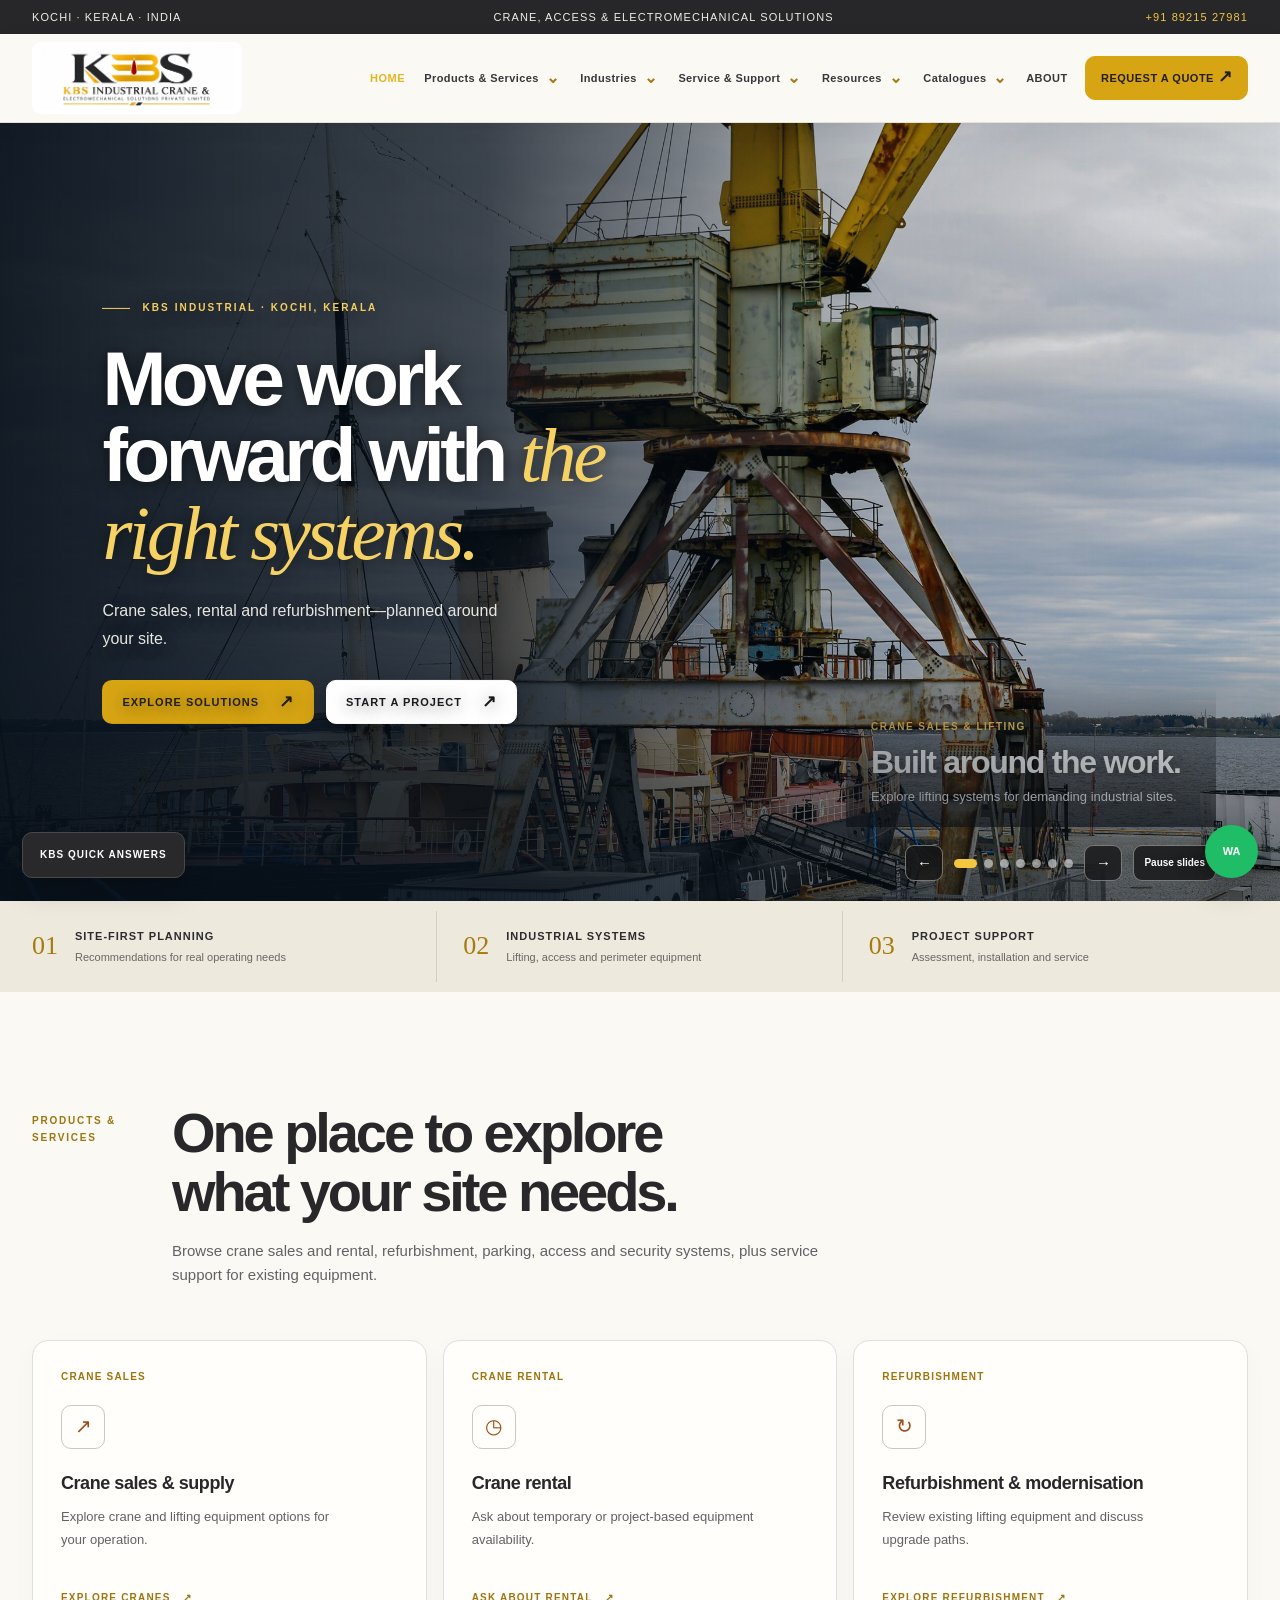
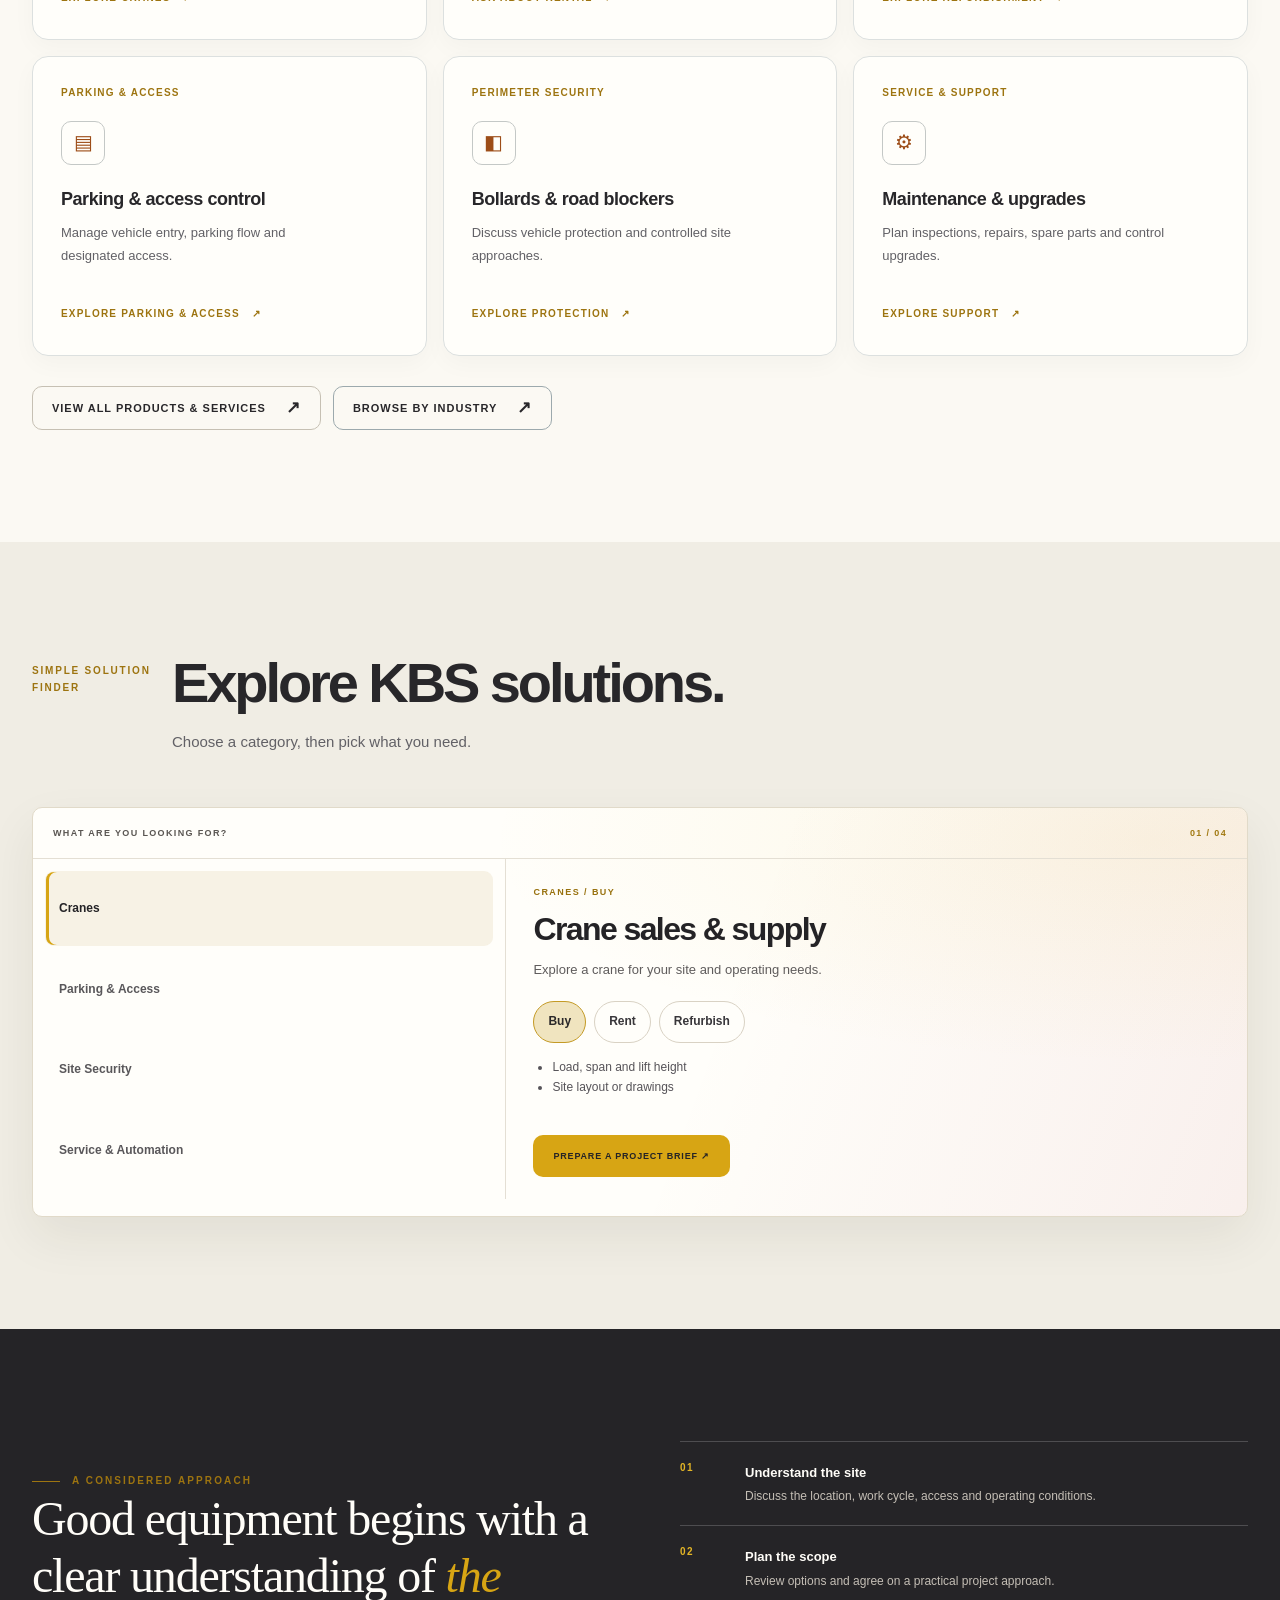
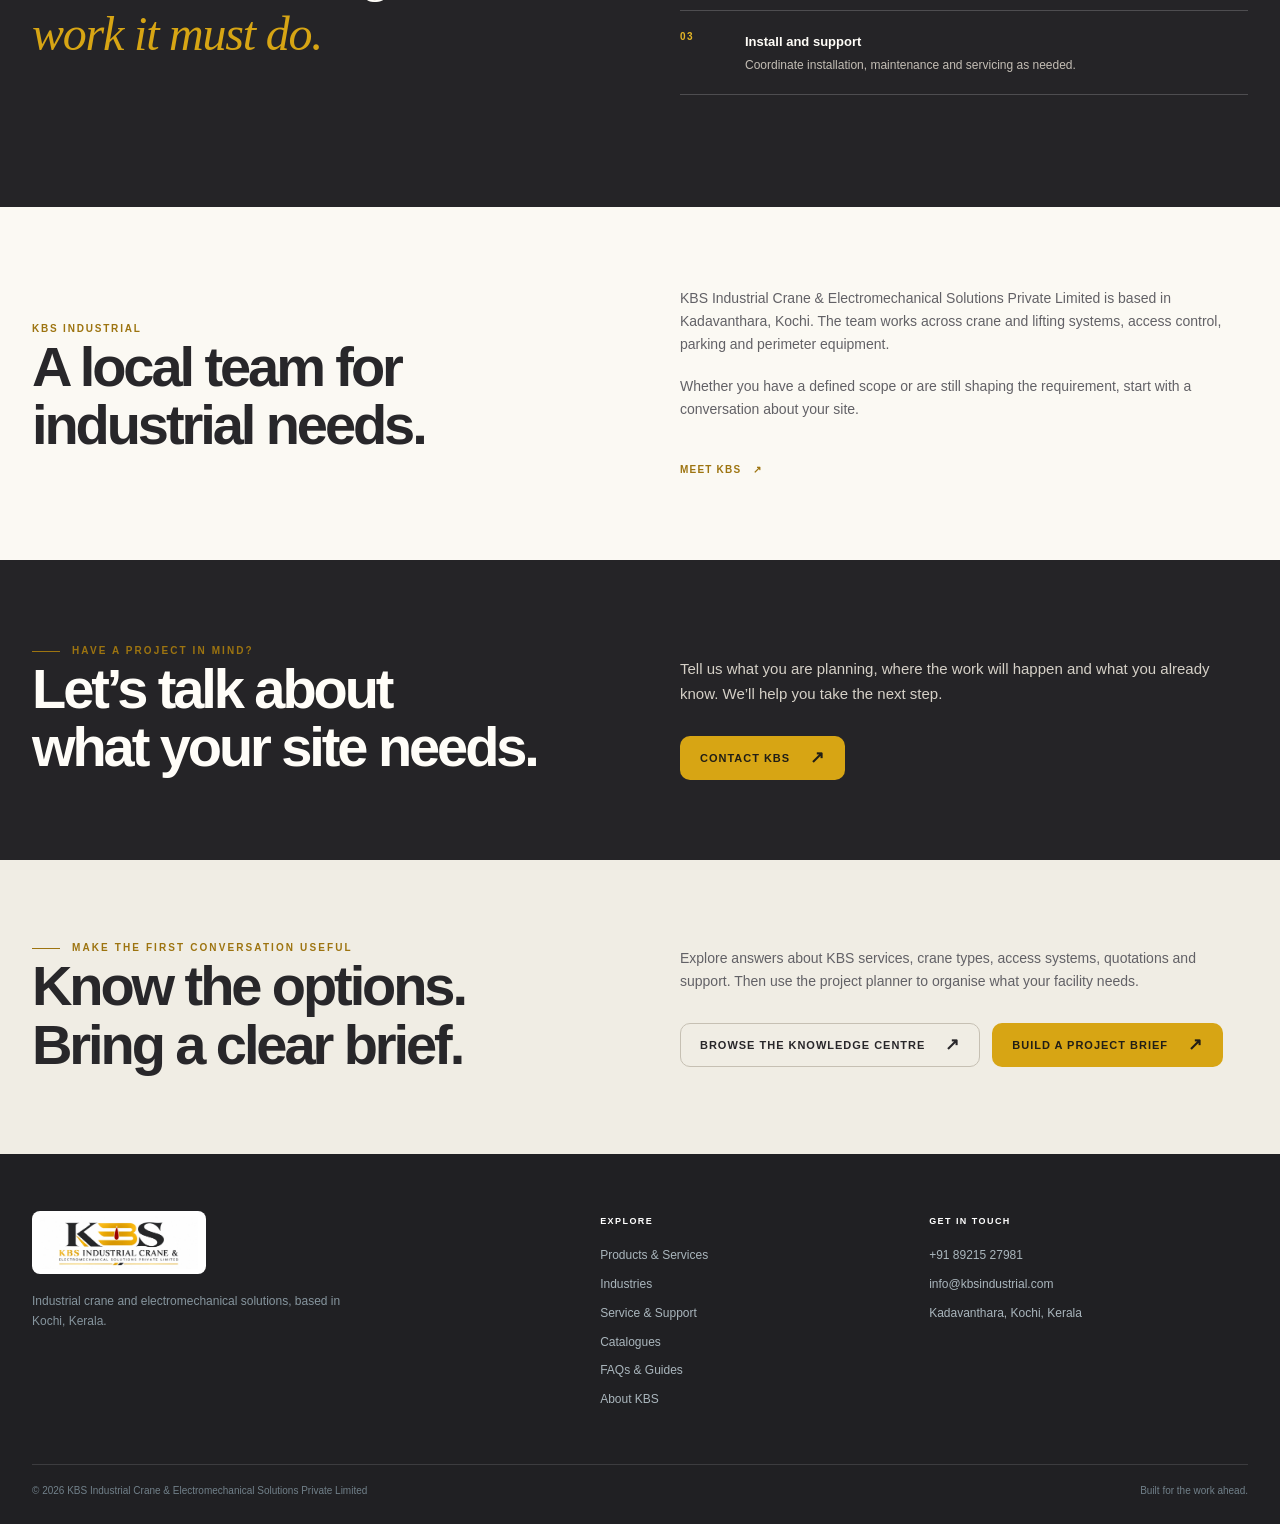
<file: index.html>
<!doctype html>
<html lang="en"><head><meta charset="utf-8"><meta name="viewport" content="width=device-width,initial-scale=1"><meta name="theme-color" content="#f7f4eb"><meta name="description" content="KBS Industrial Cranes & Electromechanical Solutions in Kochi, Kerala. Crane, lifting, access control, refurbishment, rental and site security systems."><title>KBS Industrial | Engineering the movement</title><link rel="icon" href="assets/kbs-logo.png"><link rel="stylesheet" href="site.css"><link rel="stylesheet" href="kb.css"><script src="knowledge.js" defer></script><script src="explorer.js" defer></script><script src="carousel.js" defer></script><script src="site.js" defer></script></head>
<body><a class="skip" href="#main">Skip to content</a>
<div class="utility"><div class="wrap utility-row"><span>Kochi · Kerala · India</span><span>Crane, access & electromechanical solutions</span><a href="tel:+918921527981">+91 89215 27981</a></div></div>
<header class="site-header"><div class="wrap nav-row"><a class="logo" href="index.html" data-page aria-label="KBS Industrial home"><img src="assets/kbs-logo.png" alt="KBS Industrial Crane & Electromechanical Solutions Private Limited"></a><button class="menu-button" aria-expanded="false">Menu</button><nav class="nav" aria-label="Main navigation"><a href="index.html" data-page aria-current="page">Home</a><details class="nav-menu" ><summary >Products &amp; Services <span>⌄</span></summary><div class="nav-dropdown"><a href="solutions.html#lifting" data-page>Crane sales</a><a href="solutions.html#rental" data-page>Crane rental</a><a href="solutions.html#refurbishment" data-page>Refurbishment</a><a href="solutions.html#crane-reference" data-page>Crane types</a><a href="solutions.html#access" data-page>Parking &amp; access</a><a href="solutions.html#perimeter" data-page>Perimeter security</a><a href="solutions.html#automation" data-page>Electrical &amp; automation</a></div></details><details class="nav-menu" ><summary >Industries <span>⌄</span></summary><div class="nav-dropdown"><a href="industries.html#manufacturing" data-page>Manufacturing</a><a href="industries.html#warehouse" data-page>Warehousing &amp; logistics</a><a href="industries.html#construction" data-page>Construction &amp; infrastructure</a><a href="industries.html#ports" data-page>Ports &amp; yards</a><a href="industries.html#commercial" data-page>Commercial properties</a></div></details><details class="nav-menu" ><summary >Service &amp; Support <span>⌄</span></summary><div class="nav-dropdown"><a href="support.html#installation" data-page>Installation &amp; commissioning</a><a href="support.html#maintenance" data-page>Maintenance &amp; repair</a><a href="support.html#assessment" data-page>Inspection &amp; assessment</a><a href="support.html#spares" data-page>Spare parts</a><a href="support.html#upgrades" data-page>Upgrades &amp; modernisation</a></div></details><details class="nav-menu" ><summary >Resources <span>⌄</span></summary><div class="nav-dropdown"><a href="explorer.html" data-page>Explore KBS solutions</a><a href="planner.html" data-page>Plan a project</a><a href="knowledge.html" data-page>FAQs &amp; Guides</a></div></details><details class="nav-menu" ><summary >Catalogues <span>⌄</span></summary><div class="nav-dropdown"><a href="catalogues.html#cranes" data-page>Crane catalogue</a><a href="catalogues.html#parking-access" data-page>Parking &amp; access</a><a href="catalogues.html#security" data-page>Perimeter security</a><a href="catalogues.html#automation" data-page>Electrical &amp; automation</a><a class="dropdown-all" href="catalogues.html" data-page>View all catalogues ↗</a></div></details><a href="company.html" data-page >About</a><a class="nav-cta" href="contact.html" data-page >Request a Quote <span class="arrow">↗</span></a></nav></div></header>
<main id="main"><section class="hero hero-fullscreen"><div class="hero-inner"><div class="hero-copy"><div class="eyebrow">KBS Industrial · Kochi, Kerala</div><h1>Move work forward with <em>the right systems.</em></h1><p>Crane sales, rental and refurbishment—planned around your site.</p><div class="button-row"><a class="button primary" href="solutions.html" data-page>Explore solutions <span class="arrow">↗</span></a><a class="button outline" href="contact.html" data-page>Start a project <span class="arrow">↗</span></a></div></div><div class="hero-visual"><div class="hero-carousel" data-carousel role="region" aria-roledescription="carousel" aria-label="KBS products and services"><div class="carousel-stage"><img src="assets/port-crane.jpg" alt="Industrial crane at a waterside facility" data-carousel-image><video class="carousel-video" data-carousel-video controls playsinline preload="none" hidden></video><div class="carousel-caption"><span data-carousel-kicker>CRANE SALES & LIFTING</span><h2 data-carousel-title>Built around the work.</h2><p data-carousel-copy>Explore lifting systems for demanding industrial sites.</p></div></div><div class="carousel-controls"><button type="button" data-carousel-prev aria-label="Previous image">←</button><div class="carousel-dots" data-carousel-dots aria-label="Choose a carousel slide"></div><button type="button" data-carousel-next aria-label="Next image">→</button><button type="button" class="carousel-pause" data-carousel-pause aria-label="Pause carousel slides">Pause slides</button></div></div></div></div></section>
<section class="trust-strip"><div class="wrap trust-row"><div class="trust-item"><span class="trust-num">01</span><div><strong>Site-first planning</strong><small>Recommendations for real operating needs</small></div></div><div class="trust-item"><span class="trust-num">02</span><div><strong>Industrial systems</strong><small>Lifting, access and perimeter equipment</small></div></div><div class="trust-item"><span class="trust-num">03</span><div><strong>Project support</strong><small>Assessment, installation and service</small></div></div></div></section>
<section class="section"><div class="wrap"><div class="section-head reveal"><div class="section-label">Products & services</div><div><h2 class="section-title">One place to explore<br>what your site needs.</h2><p class="section-intro">Browse crane sales and rental, refurbishment, parking, access and security systems, plus service support for existing equipment.</p></div></div><div class="service-grid catalog-grid"><article class="project-card catalog-card"><span class="service-kicker">CRANE SALES</span><div class="service-icon">↗</div><h3>Crane sales & supply</h3><p>Explore crane and lifting equipment options for your operation.</p><a class="text-link" href="solutions.html#lifting" data-page>Explore cranes <span>↗</span></a></article><article class="project-card catalog-card"><span class="service-kicker">CRANE RENTAL</span><div class="service-icon">◷</div><h3>Crane rental</h3><p>Ask about temporary or project-based equipment availability.</p><a class="text-link" href="solutions.html#rental" data-page>Ask about rental <span>↗</span></a></article><article class="project-card catalog-card"><span class="service-kicker">REFURBISHMENT</span><div class="service-icon">↻</div><h3>Refurbishment & modernisation</h3><p>Review existing lifting equipment and discuss upgrade paths.</p><a class="text-link" href="solutions.html#refurbishment" data-page>Explore refurbishment <span>↗</span></a></article><article class="project-card catalog-card"><span class="service-kicker">PARKING & ACCESS</span><div class="service-icon">▤</div><h3>Parking & access control</h3><p>Manage vehicle entry, parking flow and designated access.</p><a class="text-link" href="solutions.html#access" data-page>Explore parking & access <span>↗</span></a></article><article class="project-card catalog-card"><span class="service-kicker">PERIMETER SECURITY</span><div class="service-icon">◧</div><h3>Bollards & road blockers</h3><p>Discuss vehicle protection and controlled site approaches.</p><a class="text-link" href="solutions.html#perimeter" data-page>Explore protection <span>↗</span></a></article><article class="project-card catalog-card"><span class="service-kicker">SERVICE & SUPPORT</span><div class="service-icon">⚙</div><h3>Maintenance & upgrades</h3><p>Plan inspections, repairs, spare parts and control upgrades.</p><a class="text-link" href="support.html" data-page>Explore support <span>↗</span></a></article></div><div class="button-row"><a class="button light" href="solutions.html" data-page>View all products & services <span class="arrow">↗</span></a><a class="button outline-dark" href="industries.html" data-page>Browse by industry <span class="arrow">↗</span></a></div></div></section><section class="section sand"><div class="wrap"><div class="section-head"><div class="section-label">Simple solution finder</div><div><h2 class="section-title">Explore KBS solutions.</h2><p class="section-intro">Choose a category, then pick what you need.</p></div></div><div class="explorer-shell" data-system-explorer><div class="explorer-head"><span>What are you looking for?</span><span class="explorer-number" data-explorer-number></span></div><div class="explorer-body"><div class="explorer-tabs" data-explorer-tabs role="group" aria-label="Choose a category"></div><div class="explorer-detail"><span class="explorer-tag" data-explorer-tag></span><h2 data-explorer-title></h2><p data-explorer-description></p><div class="explorer-picks" data-explorer-picks aria-label="Choose an option"></div><ul class="explorer-bullets" data-explorer-bullets></ul><a class="button primary" data-explorer-planner href="planner.html" data-page>Prepare a project brief <span class="arrow">↗</span></a></div></div></div></div></section><section class="section dark"><div class="wrap split"><div class="reveal"><div class="eyebrow">A considered approach</div><p class="statement">Good equipment begins with a clear understanding of <em>the work it must do.</em></p></div><div class="list-lines reveal delay"><div class="list-line"><span>01</span><div><strong>Understand the site</strong><p>Discuss the location, work cycle, access and operating conditions.</p></div></div><div class="list-line"><span>02</span><div><strong>Plan the scope</strong><p>Review options and agree on a practical project approach.</p></div></div><div class="list-line"><span>03</span><div><strong>Install and support</strong><p>Coordinate installation, maintenance and servicing as needed.</p></div></div></div></div></section>

<section class="section sm"><div class="wrap split"><div><div class="section-label">KBS Industrial</div><h2 class="section-title">A local team for<br>industrial needs.</h2></div><div class="copy"><p>KBS Industrial Crane & Electromechanical Solutions Private Limited is based in Kadavanthara, Kochi. The team works across crane and lifting systems, access control, parking and perimeter equipment.</p><p>Whether you have a defined scope or are still shaping the requirement, start with a conversation about your site.</p><a class="text-link" href="company.html" data-page>Meet KBS <span>↗</span></a></div></div></section>
<section class="section dark sm"><div class="wrap split"><div><div class="eyebrow">Have a project in mind?</div><h2 class="section-title">Let’s talk about<br>what your site needs.</h2></div><div><p class="section-intro">Tell us what you are planning, where the work will happen and what you already know. We’ll help you take the next step.</p><div class="button-row"><a class="button primary" href="contact.html" data-page>Contact KBS <span class="arrow">↗</span></a></div></div></div></section><section class="section sand sm"><div class="wrap split"><div><div class="eyebrow">Make the first conversation useful</div><h2 class="section-title">Know the options.<br>Bring a clear brief.</h2></div><div class="copy"><p>Explore answers about KBS services, crane types, access systems, quotations and support. Then use the project planner to organise what your facility needs.</p><div class="button-row"><a class="button light" href="knowledge.html" data-page>Browse the Knowledge Centre <span class="arrow">↗</span></a><a class="button primary" href="planner.html" data-page>Build a project brief <span class="arrow">↗</span></a></div></div></div></section></main>
<footer class="footer"><div class="wrap"><div class="footer-top"><div><a class="footer-logo" href="index.html" data-page><img src="assets/kbs-logo.png" alt="KBS Industrial Crane & Electromechanical Solutions Private Limited"></a><p class="footer-blurb">Industrial crane and electromechanical solutions, based in Kochi, Kerala.</p></div><div class="footer-col"><h4>Explore</h4><a href="solutions.html" data-page>Products &amp; Services</a><a href="industries.html" data-page>Industries</a><a href="support.html" data-page>Service &amp; Support</a><a href="catalogues.html" data-page>Catalogues</a><a href="knowledge.html" data-page>FAQs &amp; Guides</a><a href="company.html" data-page>About KBS</a></div><div class="footer-col"><h4>Get in touch</h4><a href="tel:+918921527981">+91 89215 27981</a><a href="mailto:info@kbsindustrial.com">info@kbsindustrial.com</a><span>Kadavanthara, Kochi, Kerala</span></div></div><div class="footer-bottom"><span>© <span data-year></span> KBS Industrial Crane & Electromechanical Solutions Private Limited</span><span>Built for the work ahead.</span></div></div></footer>
<div data-assistant></div><a class="floating-whatsapp" href="https://wa.me/918921527981" aria-label="Chat with KBS on WhatsApp" target="_blank" rel="noopener">WA</a></body></html>
</file>
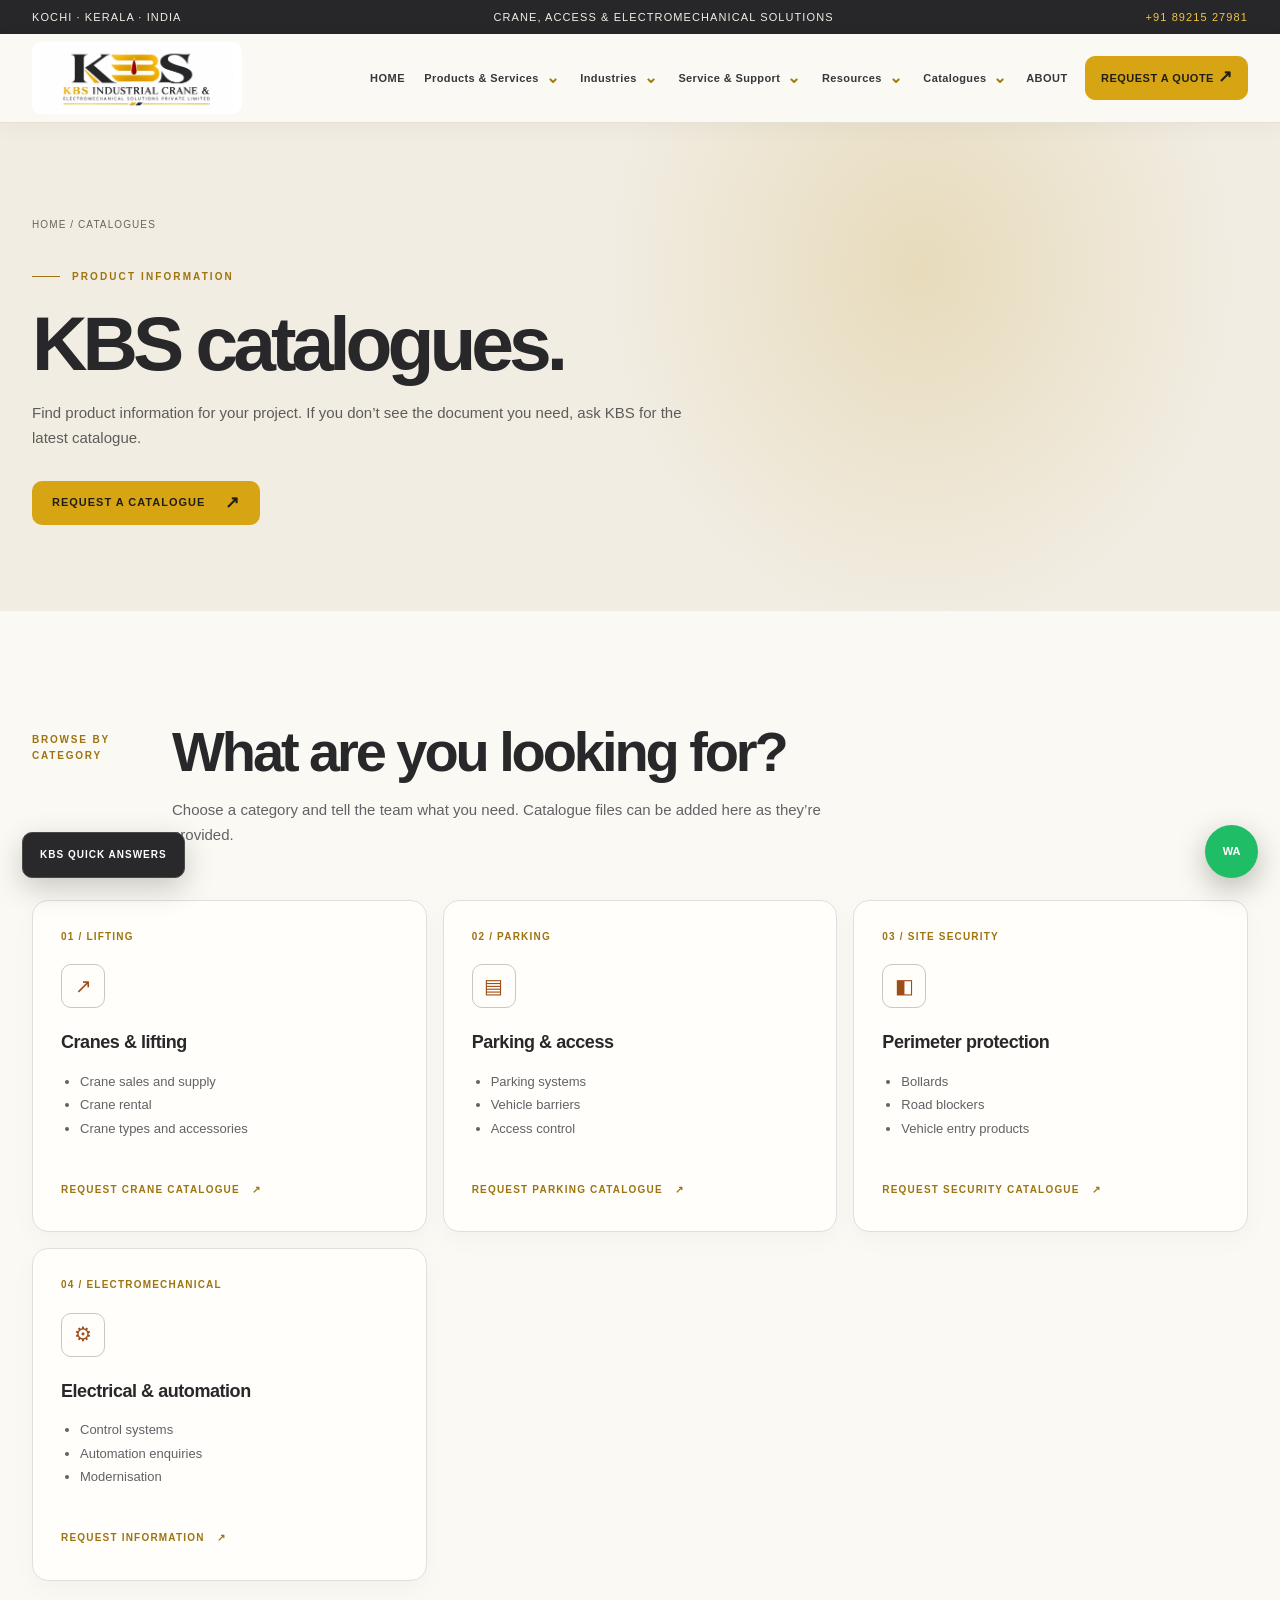
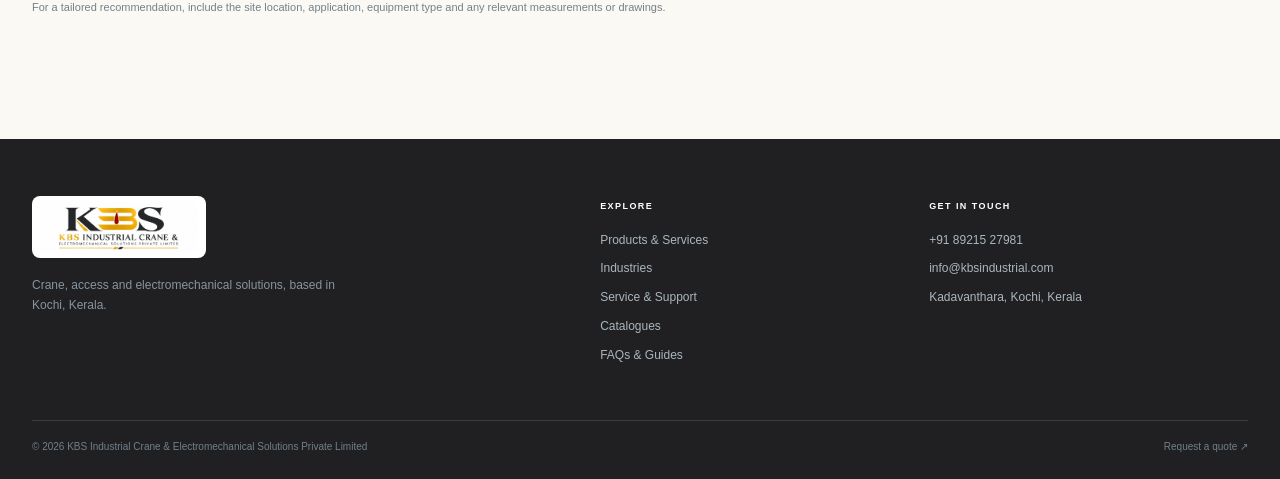
<file: catalogues.html>
<!doctype html><html lang="en"><head><meta charset="utf-8"><meta name="viewport" content="width=device-width,initial-scale=1"><meta name="theme-color" content="#f7f3e8"><meta name="description" content="Browse KBS Industrial crane, parking, access and electromechanical product catalogue information."><title>Catalogues | KBS Industrial</title><link rel="icon" href="assets/kbs-logo.png"><link rel="stylesheet" href="site.css"><link rel="stylesheet" href="kb.css"><script src="knowledge.js" defer></script><script src="explorer.js" defer></script><script src="site.js" defer></script></head><body><a class="skip" href="#main">Skip to content</a><div class="utility"><div class="wrap utility-row"><span>Kochi · Kerala · India</span><span>Crane, access & electromechanical solutions</span><a href="tel:+918921527981">+91 89215 27981</a></div></div><header class="site-header"><div class="wrap nav-row"><a class="logo" href="index.html" data-page aria-label="KBS Industrial home"><img src="assets/kbs-logo.png" alt="KBS Industrial Crane & Electromechanical Solutions Private Limited"></a><button class="menu-button" aria-expanded="false">Menu</button><nav class="nav" aria-label="Main navigation"><a href="index.html" data-page >Home</a><details class="nav-menu" ><summary >Products &amp; Services <span>⌄</span></summary><div class="nav-dropdown"><a href="solutions.html#lifting" data-page>Crane sales</a><a href="solutions.html#rental" data-page>Crane rental</a><a href="solutions.html#refurbishment" data-page>Refurbishment</a><a href="solutions.html#crane-reference" data-page>Crane types</a><a href="solutions.html#access" data-page>Parking &amp; access</a><a href="solutions.html#perimeter" data-page>Perimeter security</a><a href="solutions.html#automation" data-page>Electrical &amp; automation</a></div></details><details class="nav-menu" ><summary >Industries <span>⌄</span></summary><div class="nav-dropdown"><a href="industries.html#manufacturing" data-page>Manufacturing</a><a href="industries.html#warehouse" data-page>Warehousing &amp; logistics</a><a href="industries.html#construction" data-page>Construction &amp; infrastructure</a><a href="industries.html#ports" data-page>Ports &amp; yards</a><a href="industries.html#commercial" data-page>Commercial properties</a></div></details><details class="nav-menu" ><summary >Service &amp; Support <span>⌄</span></summary><div class="nav-dropdown"><a href="support.html#installation" data-page>Installation &amp; commissioning</a><a href="support.html#maintenance" data-page>Maintenance &amp; repair</a><a href="support.html#assessment" data-page>Inspection &amp; assessment</a><a href="support.html#spares" data-page>Spare parts</a><a href="support.html#upgrades" data-page>Upgrades &amp; modernisation</a></div></details><details class="nav-menu" ><summary >Resources <span>⌄</span></summary><div class="nav-dropdown"><a href="explorer.html" data-page>Explore KBS solutions</a><a href="planner.html" data-page>Plan a project</a><a href="knowledge.html" data-page>FAQs &amp; Guides</a></div></details><details class="nav-menu"><summary aria-current="page">Catalogues <span>⌄</span></summary><div class="nav-dropdown"><a href="catalogues.html#cranes" data-page>Crane catalogue</a><a href="catalogues.html#parking-access" data-page>Parking &amp; access</a><a href="catalogues.html#security" data-page>Perimeter security</a><a href="catalogues.html#automation" data-page>Electrical &amp; automation</a><a class="dropdown-all" href="catalogues.html" data-page>View all catalogues ↗</a></div></details><a href="company.html" data-page >About</a><a class="nav-cta" href="contact.html" data-page >Request a Quote <span class="arrow">↗</span></a></nav></div></header><main id="main"><section class="page-hero"><div class="wrap"><div class="breadcrumbs"><a href="index.html" data-page>Home</a> / Catalogues</div><div class="eyebrow">Product information</div><h1>KBS catalogues.</h1><p>Find product information for your project. If you don’t see the document you need, ask KBS for the latest catalogue.</p><div class="button-row"><a class="button primary" href="mailto:info@kbsindustrial.com?subject=KBS%20catalogue%20request">Request a catalogue <span class="arrow">↗</span></a></div></div></section><section class="section"><div class="wrap"><div class="section-head"><div class="section-label">Browse by category</div><div><h2 class="section-title">What are you looking for?</h2><p class="section-intro">Choose a category and tell the team what you need. Catalogue files can be added here as they’re provided.</p></div></div><div class="service-grid catalog-grid"><article class="project-card catalog-card" id="cranes"><span class="service-kicker">01 / LIFTING</span><div class="service-icon">↗</div><h3>Cranes & lifting</h3><ul class="feature-list"><li>Crane sales and supply</li><li>Crane rental</li><li>Crane types and accessories</li></ul><a class="text-link" href="mailto:info@kbsindustrial.com?subject=KBS%20crane%20catalogue%20request">Request crane catalogue <span>↗</span></a></article><article class="project-card catalog-card" id="parking-access"><span class="service-kicker">02 / PARKING</span><div class="service-icon">▤</div><h3>Parking & access</h3><ul class="feature-list"><li>Parking systems</li><li>Vehicle barriers</li><li>Access control</li></ul><a class="text-link" href="mailto:info@kbsindustrial.com?subject=KBS%20parking%20and%20access%20catalogue%20request">Request parking catalogue <span>↗</span></a></article><article class="project-card catalog-card" id="security"><span class="service-kicker">03 / SITE SECURITY</span><div class="service-icon">◧</div><h3>Perimeter protection</h3><ul class="feature-list"><li>Bollards</li><li>Road blockers</li><li>Vehicle entry products</li></ul><a class="text-link" href="mailto:info@kbsindustrial.com?subject=KBS%20security%20catalogue%20request">Request security catalogue <span>↗</span></a></article><article class="project-card catalog-card" id="automation"><span class="service-kicker">04 / ELECTROMECHANICAL</span><div class="service-icon">⚙</div><h3>Electrical & automation</h3><ul class="feature-list"><li>Control systems</li><li>Automation enquiries</li><li>Modernisation</li></ul><a class="text-link" href="mailto:info@kbsindustrial.com?subject=KBS%20electromechanical%20catalogue%20request">Request information <span>↗</span></a></article></div><p class="spec-note">For a tailored recommendation, include the site location, application, equipment type and any relevant measurements or drawings.</p></div></section></main><footer class="footer"><div class="wrap"><div class="footer-top"><div><a class="footer-logo" href="index.html" data-page><img src="assets/kbs-logo.png" alt="KBS Industrial Crane & Electromechanical Solutions Private Limited"></a><p class="footer-blurb">Crane, access and electromechanical solutions, based in Kochi, Kerala.</p></div><div class="footer-col"><h4>Explore</h4><a href="solutions.html" data-page>Products &amp; Services</a><a href="industries.html" data-page>Industries</a><a href="support.html" data-page>Service &amp; Support</a><a href="catalogues.html" data-page>Catalogues</a><a href="knowledge.html" data-page>FAQs &amp; Guides</a></div><div class="footer-col"><h4>Get in touch</h4><a href="tel:+918921527981">+91 89215 27981</a><a href="mailto:info@kbsindustrial.com">info@kbsindustrial.com</a><span>Kadavanthara, Kochi, Kerala</span></div></div><div class="footer-bottom"><span>© <span data-year></span> KBS Industrial Crane & Electromechanical Solutions Private Limited</span><a href="contact.html" data-page>Request a quote ↗</a></div></div></footer><div data-assistant></div><a class="floating-whatsapp" href="https://wa.me/918921527981" aria-label="Chat with KBS on WhatsApp" target="_blank" rel="noopener">WA</a></body></html>
</file>
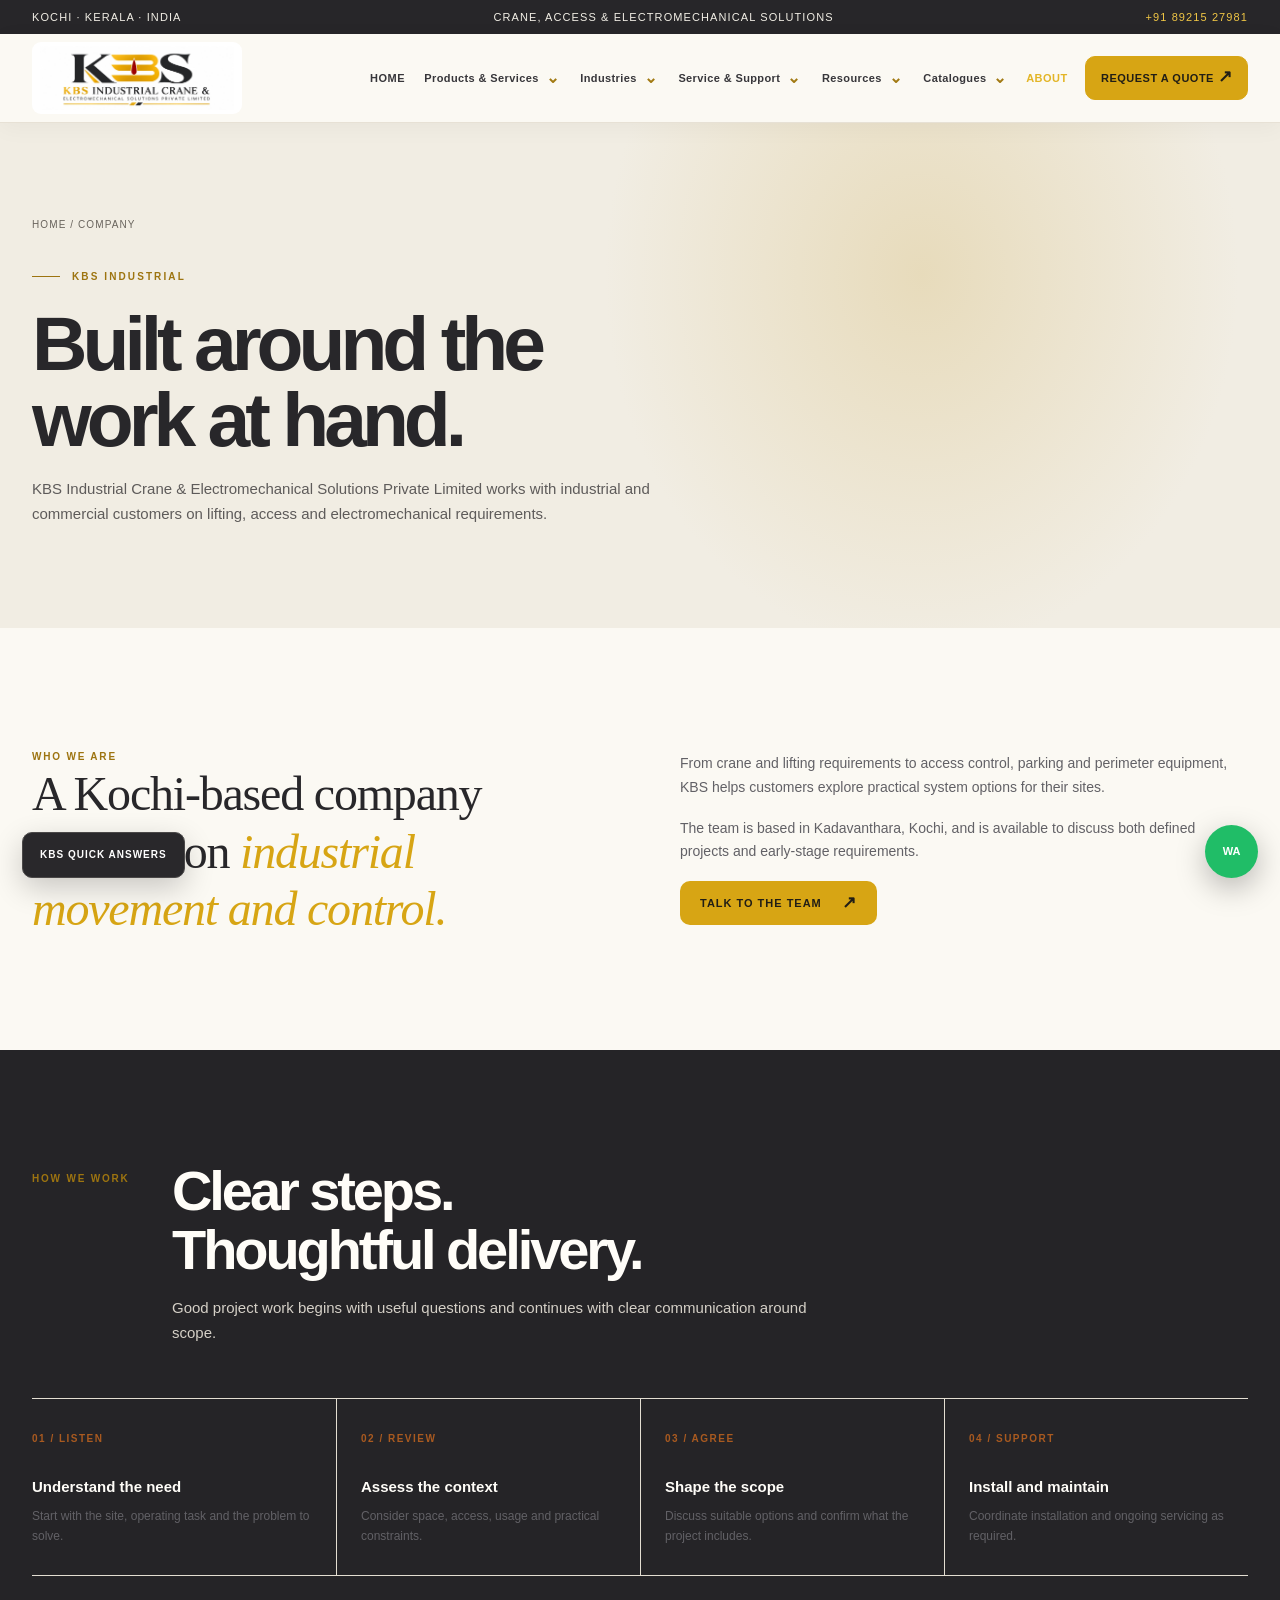
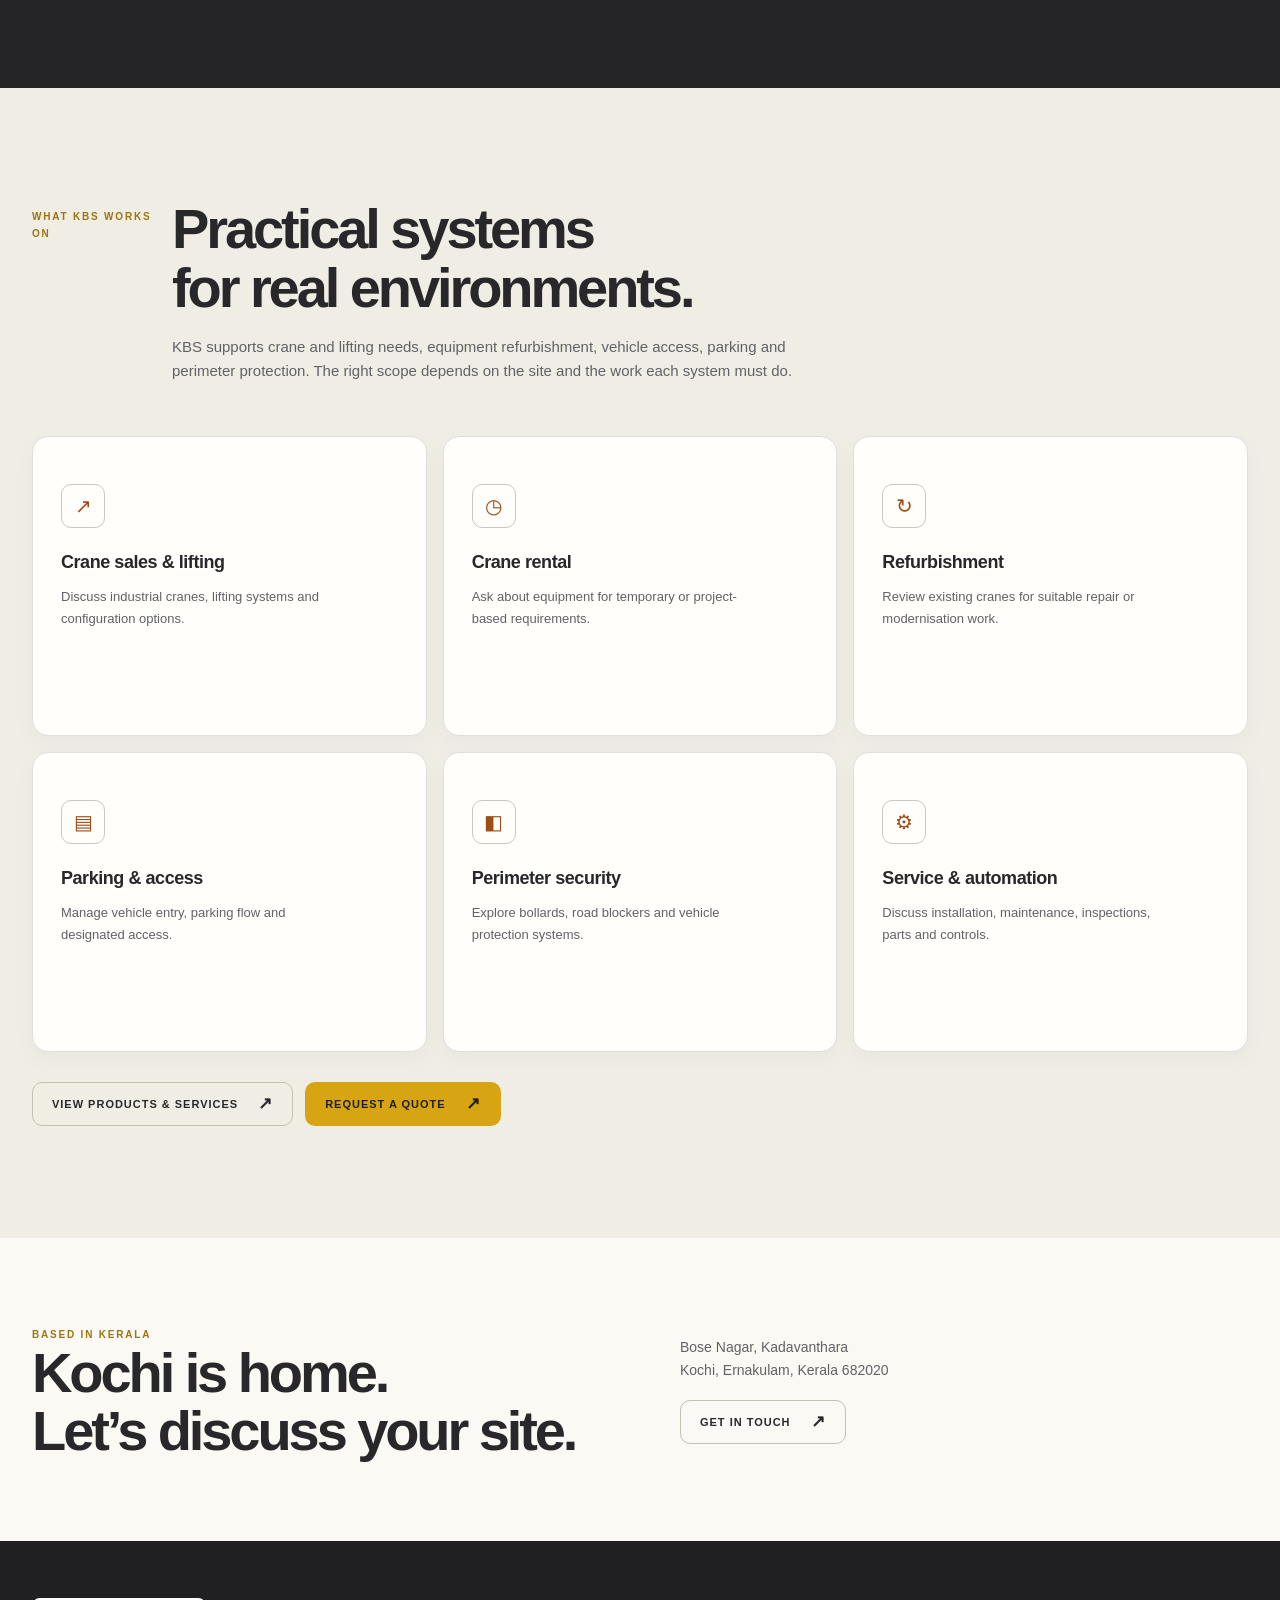
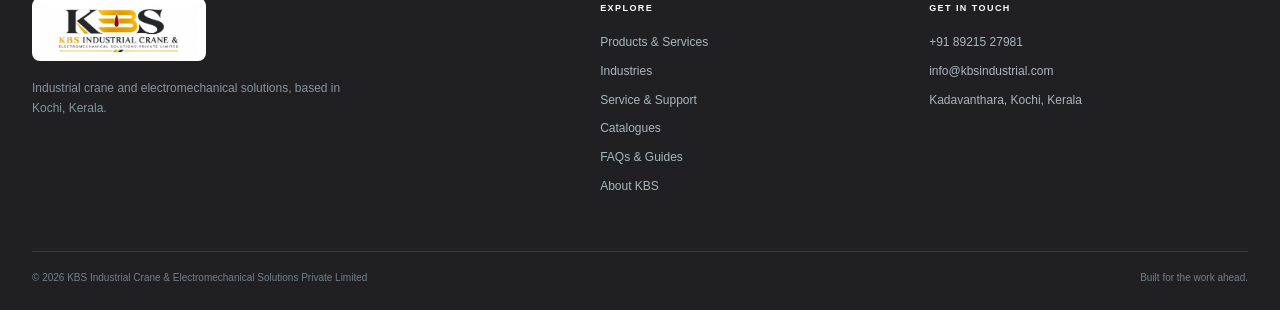
<file: company.html>
<!doctype html>
<html lang="en"><head><meta charset="utf-8"><meta name="viewport" content="width=device-width,initial-scale=1"><meta name="theme-color" content="#f7f4eb"><meta name="description" content="Meet KBS Industrial Crane & Electromechanical Solutions Private Limited, based in Kadavanthara, Kochi, Kerala."><title>Company | KBS Industrial</title><link rel="icon" href="assets/kbs-logo.png"><link rel="stylesheet" href="site.css"><link rel="stylesheet" href="kb.css"><script src="knowledge.js" defer></script><script src="explorer.js" defer></script><script src="site.js" defer></script></head><body><a class="skip" href="#main">Skip to content</a>
<div class="utility"><div class="wrap utility-row"><span>Kochi · Kerala · India</span><span>Crane, access & electromechanical solutions</span><a href="tel:+918921527981">+91 89215 27981</a></div></div><header class="site-header"><div class="wrap nav-row"><a class="logo" href="index.html" data-page aria-label="KBS Industrial home"><img src="assets/kbs-logo.png" alt="KBS Industrial Crane & Electromechanical Solutions Private Limited"></a><button class="menu-button" aria-expanded="false">Menu</button><nav class="nav" aria-label="Main navigation"><a href="index.html" data-page >Home</a><details class="nav-menu" ><summary >Products &amp; Services <span>⌄</span></summary><div class="nav-dropdown"><a href="solutions.html#lifting" data-page>Crane sales</a><a href="solutions.html#rental" data-page>Crane rental</a><a href="solutions.html#refurbishment" data-page>Refurbishment</a><a href="solutions.html#crane-reference" data-page>Crane types</a><a href="solutions.html#access" data-page>Parking &amp; access</a><a href="solutions.html#perimeter" data-page>Perimeter security</a><a href="solutions.html#automation" data-page>Electrical &amp; automation</a></div></details><details class="nav-menu" ><summary >Industries <span>⌄</span></summary><div class="nav-dropdown"><a href="industries.html#manufacturing" data-page>Manufacturing</a><a href="industries.html#warehouse" data-page>Warehousing &amp; logistics</a><a href="industries.html#construction" data-page>Construction &amp; infrastructure</a><a href="industries.html#ports" data-page>Ports &amp; yards</a><a href="industries.html#commercial" data-page>Commercial properties</a></div></details><details class="nav-menu" ><summary >Service &amp; Support <span>⌄</span></summary><div class="nav-dropdown"><a href="support.html#installation" data-page>Installation &amp; commissioning</a><a href="support.html#maintenance" data-page>Maintenance &amp; repair</a><a href="support.html#assessment" data-page>Inspection &amp; assessment</a><a href="support.html#spares" data-page>Spare parts</a><a href="support.html#upgrades" data-page>Upgrades &amp; modernisation</a></div></details><details class="nav-menu" ><summary >Resources <span>⌄</span></summary><div class="nav-dropdown"><a href="explorer.html" data-page>Explore KBS solutions</a><a href="planner.html" data-page>Plan a project</a><a href="knowledge.html" data-page>FAQs &amp; Guides</a></div></details><details class="nav-menu" ><summary >Catalogues <span>⌄</span></summary><div class="nav-dropdown"><a href="catalogues.html#cranes" data-page>Crane catalogue</a><a href="catalogues.html#parking-access" data-page>Parking &amp; access</a><a href="catalogues.html#security" data-page>Perimeter security</a><a href="catalogues.html#automation" data-page>Electrical &amp; automation</a><a class="dropdown-all" href="catalogues.html" data-page>View all catalogues ↗</a></div></details><a href="company.html" data-page aria-current="page">About</a><a class="nav-cta" href="contact.html" data-page >Request a Quote <span class="arrow">↗</span></a></nav></div></header>
<main id="main"><section class="page-hero"><div class="wrap"><div class="breadcrumbs"><a href="index.html" data-page>Home</a> / Company</div><div class="eyebrow">KBS Industrial</div><h1>Built around the<br>work at hand.</h1><p>KBS Industrial Crane & Electromechanical Solutions Private Limited works with industrial and commercial customers on lifting, access and electromechanical requirements.</p></div></section>
<section class="section"><div class="wrap split"><div class="reveal"><div class="section-label">Who we are</div><p class="statement">A Kochi-based company focused on <em>industrial movement and control.</em></p></div><div class="copy reveal delay"><p>From crane and lifting requirements to access control, parking and perimeter equipment, KBS helps customers explore practical system options for their sites.</p><p>The team is based in Kadavanthara, Kochi, and is available to discuss both defined projects and early-stage requirements.</p><a class="button primary" href="contact.html" data-page>Talk to the team <span class="arrow">↗</span></a></div></div></section>
<section class="section dark"><div class="wrap"><div class="section-head reveal"><div class="section-label">How we work</div><div><h2 class="section-title">Clear steps.<br>Thoughtful delivery.</h2><p class="section-intro">Good project work begins with useful questions and continues with clear communication around scope.</p></div></div><div class="process-grid"><article class="process-card"><span>01 / LISTEN</span><h3>Understand the need</h3><p>Start with the site, operating task and the problem to solve.</p></article><article class="process-card"><span>02 / REVIEW</span><h3>Assess the context</h3><p>Consider space, access, usage and practical constraints.</p></article><article class="process-card"><span>03 / AGREE</span><h3>Shape the scope</h3><p>Discuss suitable options and confirm what the project includes.</p></article><article class="process-card"><span>04 / SUPPORT</span><h3>Install and maintain</h3><p>Coordinate installation and ongoing servicing as required.</p></article></div></div></section>
<section class="section sand"><div class="wrap"><div class="section-head"><div class="section-label">What KBS works on</div><div><h2 class="section-title">Practical systems<br>for real environments.</h2><p class="section-intro">KBS supports crane and lifting needs, equipment refurbishment, vehicle access, parking and perimeter protection. The right scope depends on the site and the work each system must do.</p></div></div><div class="service-grid catalog-grid"><article class="project-card catalog-card"><div class="service-icon">↗</div><h3>Crane sales & lifting</h3><p>Discuss industrial cranes, lifting systems and configuration options.</p></article><article class="project-card catalog-card"><div class="service-icon">◷</div><h3>Crane rental</h3><p>Ask about equipment for temporary or project-based requirements.</p></article><article class="project-card catalog-card"><div class="service-icon">↻</div><h3>Refurbishment</h3><p>Review existing cranes for suitable repair or modernisation work.</p></article><article class="project-card catalog-card"><div class="service-icon">▤</div><h3>Parking & access</h3><p>Manage vehicle entry, parking flow and designated access.</p></article><article class="project-card catalog-card"><div class="service-icon">◧</div><h3>Perimeter security</h3><p>Explore bollards, road blockers and vehicle protection systems.</p></article><article class="project-card catalog-card"><div class="service-icon">⚙</div><h3>Service & automation</h3><p>Discuss installation, maintenance, inspections, parts and controls.</p></article></div><div class="button-row"><a class="button light" href="solutions.html" data-page>View products & services <span class="arrow">↗</span></a><a class="button primary" href="contact.html" data-page>Request a quote <span class="arrow">↗</span></a></div></div></section>
<section class="section sm"><div class="wrap split"><div><div class="section-label">Based in Kerala</div><h2 class="section-title">Kochi is home.<br>Let’s discuss your site.</h2></div><div class="copy"><p>Bose Nagar, Kadavanthara<br>Kochi, Ernakulam, Kerala 682020</p><a class="button light" href="contact.html" data-page>Get in touch <span class="arrow">↗</span></a></div></div></section></main>
<footer class="footer"><div class="wrap"><div class="footer-top"><div><a class="footer-logo" href="index.html" data-page><img src="assets/kbs-logo.png" alt="KBS Industrial Crane & Electromechanical Solutions Private Limited"></a><p class="footer-blurb">Industrial crane and electromechanical solutions, based in Kochi, Kerala.</p></div><div class="footer-col"><h4>Explore</h4><a href="solutions.html" data-page>Products &amp; Services</a><a href="industries.html" data-page>Industries</a><a href="support.html" data-page>Service &amp; Support</a><a href="catalogues.html" data-page>Catalogues</a><a href="knowledge.html" data-page>FAQs &amp; Guides</a><a href="company.html" data-page>About KBS</a></div><div class="footer-col"><h4>Get in touch</h4><a href="tel:+918921527981">+91 89215 27981</a><a href="mailto:info@kbsindustrial.com">info@kbsindustrial.com</a><span>Kadavanthara, Kochi, Kerala</span></div></div><div class="footer-bottom"><span>© <span data-year></span> KBS Industrial Crane & Electromechanical Solutions Private Limited</span><span>Built for the work ahead.</span></div></div></footer><div data-assistant></div><a class="floating-whatsapp" href="https://wa.me/918921527981" aria-label="Chat with KBS on WhatsApp" target="_blank" rel="noopener">WA</a></body></html>
</file>
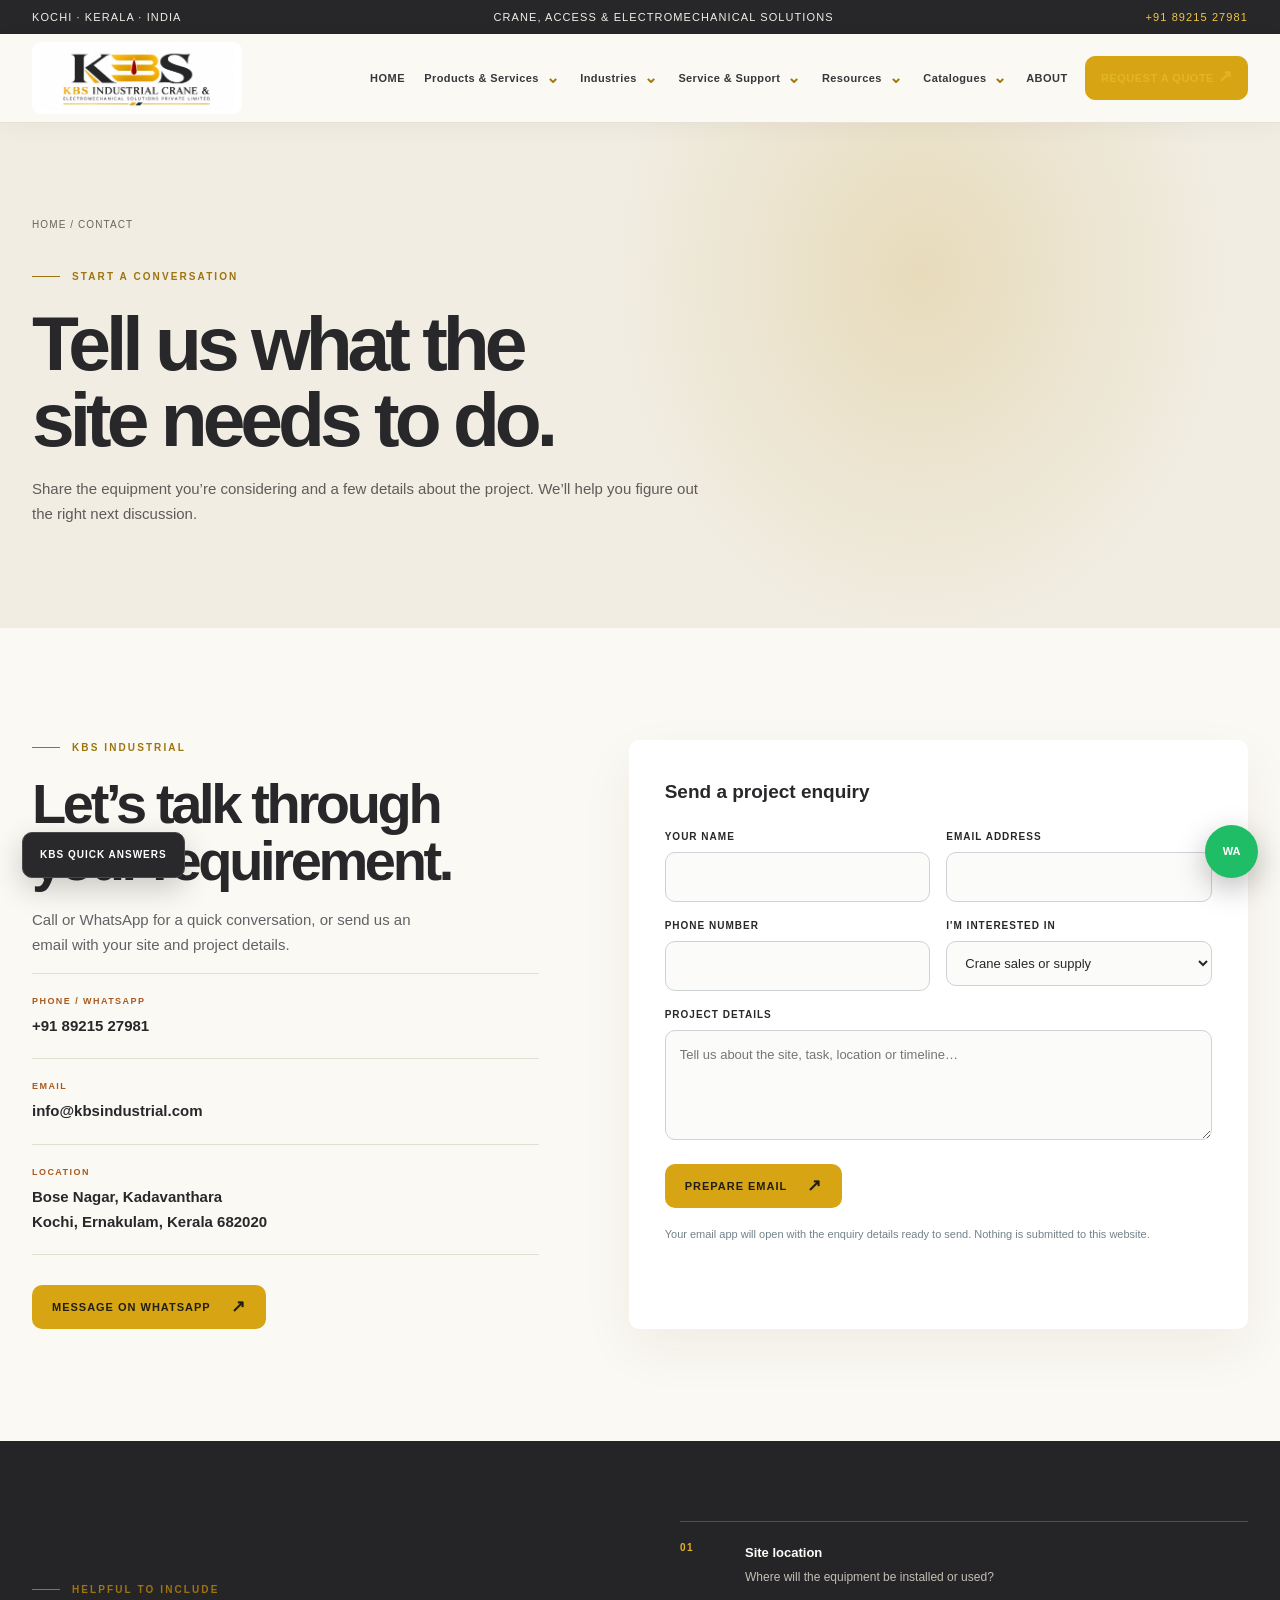
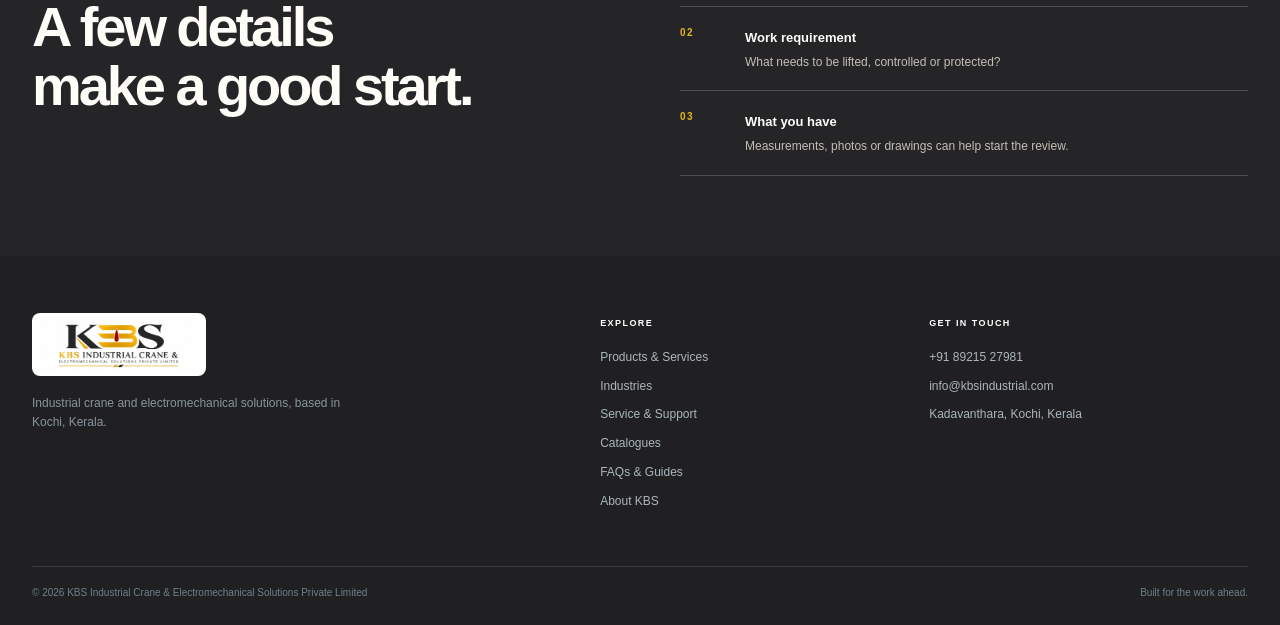
<file: contact.html>
<!doctype html>
<html lang="en"><head><meta charset="utf-8"><meta name="viewport" content="width=device-width,initial-scale=1"><meta name="theme-color" content="#f7f4eb"><meta name="description" content="Contact KBS Industrial in Kochi to discuss crane, lifting, access control, parking and perimeter solutions."><title>Contact | KBS Industrial</title><link rel="icon" href="assets/kbs-logo.png"><link rel="stylesheet" href="site.css"><link rel="stylesheet" href="kb.css"><script src="knowledge.js" defer></script><script src="explorer.js" defer></script><script src="site.js" defer></script></head><body><a class="skip" href="#main">Skip to content</a>
<div class="utility"><div class="wrap utility-row"><span>Kochi · Kerala · India</span><span>Crane, access & electromechanical solutions</span><a href="tel:+918921527981">+91 89215 27981</a></div></div><header class="site-header"><div class="wrap nav-row"><a class="logo" href="index.html" data-page aria-label="KBS Industrial home"><img src="assets/kbs-logo.png" alt="KBS Industrial Crane & Electromechanical Solutions Private Limited"></a><button class="menu-button" aria-expanded="false">Menu</button><nav class="nav" aria-label="Main navigation"><a href="index.html" data-page >Home</a><details class="nav-menu" ><summary >Products &amp; Services <span>⌄</span></summary><div class="nav-dropdown"><a href="solutions.html#lifting" data-page>Crane sales</a><a href="solutions.html#rental" data-page>Crane rental</a><a href="solutions.html#refurbishment" data-page>Refurbishment</a><a href="solutions.html#crane-reference" data-page>Crane types</a><a href="solutions.html#access" data-page>Parking &amp; access</a><a href="solutions.html#perimeter" data-page>Perimeter security</a><a href="solutions.html#automation" data-page>Electrical &amp; automation</a></div></details><details class="nav-menu" ><summary >Industries <span>⌄</span></summary><div class="nav-dropdown"><a href="industries.html#manufacturing" data-page>Manufacturing</a><a href="industries.html#warehouse" data-page>Warehousing &amp; logistics</a><a href="industries.html#construction" data-page>Construction &amp; infrastructure</a><a href="industries.html#ports" data-page>Ports &amp; yards</a><a href="industries.html#commercial" data-page>Commercial properties</a></div></details><details class="nav-menu" ><summary >Service &amp; Support <span>⌄</span></summary><div class="nav-dropdown"><a href="support.html#installation" data-page>Installation &amp; commissioning</a><a href="support.html#maintenance" data-page>Maintenance &amp; repair</a><a href="support.html#assessment" data-page>Inspection &amp; assessment</a><a href="support.html#spares" data-page>Spare parts</a><a href="support.html#upgrades" data-page>Upgrades &amp; modernisation</a></div></details><details class="nav-menu" ><summary >Resources <span>⌄</span></summary><div class="nav-dropdown"><a href="explorer.html" data-page>Explore KBS solutions</a><a href="planner.html" data-page>Plan a project</a><a href="knowledge.html" data-page>FAQs &amp; Guides</a></div></details><details class="nav-menu" ><summary >Catalogues <span>⌄</span></summary><div class="nav-dropdown"><a href="catalogues.html#cranes" data-page>Crane catalogue</a><a href="catalogues.html#parking-access" data-page>Parking &amp; access</a><a href="catalogues.html#security" data-page>Perimeter security</a><a href="catalogues.html#automation" data-page>Electrical &amp; automation</a><a class="dropdown-all" href="catalogues.html" data-page>View all catalogues ↗</a></div></details><a href="company.html" data-page >About</a><a class="nav-cta" href="contact.html" data-page aria-current="page">Request a Quote <span class="arrow">↗</span></a></nav></div></header>
<main id="main"><section class="page-hero"><div class="wrap"><div class="breadcrumbs"><a href="index.html" data-page>Home</a> / Contact</div><div class="eyebrow">Start a conversation</div><h1>Tell us what the<br>site needs to do.</h1><p>Share the equipment you’re considering and a few details about the project. We’ll help you figure out the right next discussion.</p></div></section>
<section class="section"><div class="wrap contact-layout"><div><div class="eyebrow">KBS Industrial</div><h2>Let’s talk through your requirement.</h2><p>Call or WhatsApp for a quick conversation, or send us an email with your site and project details.</p><div class="contact-details"><div class="contact-detail"><small>Phone / WhatsApp</small><a href="tel:+918921527981">+91 89215 27981</a></div><div class="contact-detail"><small>Email</small><a href="mailto:info@kbsindustrial.com">info@kbsindustrial.com</a></div><div class="contact-detail"><small>Location</small><span>Bose Nagar, Kadavanthara<br>Kochi, Ernakulam, Kerala 682020</span></div></div><div class="button-row"><a class="button primary" href="https://wa.me/918921527981?text=Hello%20KBS%2C%20I%27d%20like%20to%20discuss%20a%20project." target="_blank" rel="noopener">Message on WhatsApp <span class="arrow">↗</span></a></div></div>
<form class="form-card" data-contact-form><h3>Send a project enquiry</h3><div class="form-row"><div class="field"><label for="name">Your name</label><input id="name" name="name" autocomplete="name" required></div><div class="field"><label for="email">Email address</label><input id="email" name="email" type="email" autocomplete="email" required></div></div><div class="form-row"><div class="field"><label for="phone">Phone number</label><input id="phone" name="phone" type="tel" autocomplete="tel"></div><div class="field"><label for="interest">I'm interested in</label><select id="interest" name="interest"><option>Crane sales or supply</option><option>Crane rental</option><option>Crane type or lifting system advice</option><option>Refurbishment or modernisation</option><option>Access control</option><option>Bollards or road blockers</option><option>Parking solutions</option><option>Electrical controls or automation</option><option>Inspection, spare parts or support</option><option>Maintenance or servicing</option><option>Engineering consultation</option><option>Other</option></select></div></div><div class="field"><label for="message">Project details</label><textarea id="message" name="message" placeholder="Tell us about the site, task, location or timeline…" required></textarea></div><button class="button primary" type="submit">Prepare email <span class="arrow">↗</span></button><p class="spec-note">Your email app will open with the enquiry details ready to send. Nothing is submitted to this website.</p></form></div></section>
<section class="section dark sm"><div class="wrap split"><div><div class="eyebrow">Helpful to include</div><h2 class="section-title">A few details<br>make a good start.</h2></div><div class="list-lines"><div class="list-line"><span>01</span><div><strong>Site location</strong><p>Where will the equipment be installed or used?</p></div></div><div class="list-line"><span>02</span><div><strong>Work requirement</strong><p>What needs to be lifted, controlled or protected?</p></div></div><div class="list-line"><span>03</span><div><strong>What you have</strong><p>Measurements, photos or drawings can help start the review.</p></div></div></div></div></section></main>
<footer class="footer"><div class="wrap"><div class="footer-top"><div><a class="footer-logo" href="index.html" data-page><img src="assets/kbs-logo.png" alt="KBS Industrial Crane & Electromechanical Solutions Private Limited"></a><p class="footer-blurb">Industrial crane and electromechanical solutions, based in Kochi, Kerala.</p></div><div class="footer-col"><h4>Explore</h4><a href="solutions.html" data-page>Products &amp; Services</a><a href="industries.html" data-page>Industries</a><a href="support.html" data-page>Service &amp; Support</a><a href="catalogues.html" data-page>Catalogues</a><a href="knowledge.html" data-page>FAQs &amp; Guides</a><a href="company.html" data-page>About KBS</a></div><div class="footer-col"><h4>Get in touch</h4><a href="tel:+918921527981">+91 89215 27981</a><a href="mailto:info@kbsindustrial.com">info@kbsindustrial.com</a><span>Kadavanthara, Kochi, Kerala</span></div></div><div class="footer-bottom"><span>© <span data-year></span> KBS Industrial Crane & Electromechanical Solutions Private Limited</span><span>Built for the work ahead.</span></div></div></footer><div data-assistant></div><a class="floating-whatsapp" href="https://wa.me/918921527981" aria-label="Chat with KBS on WhatsApp" target="_blank" rel="noopener">WA</a></body></html>
</file>
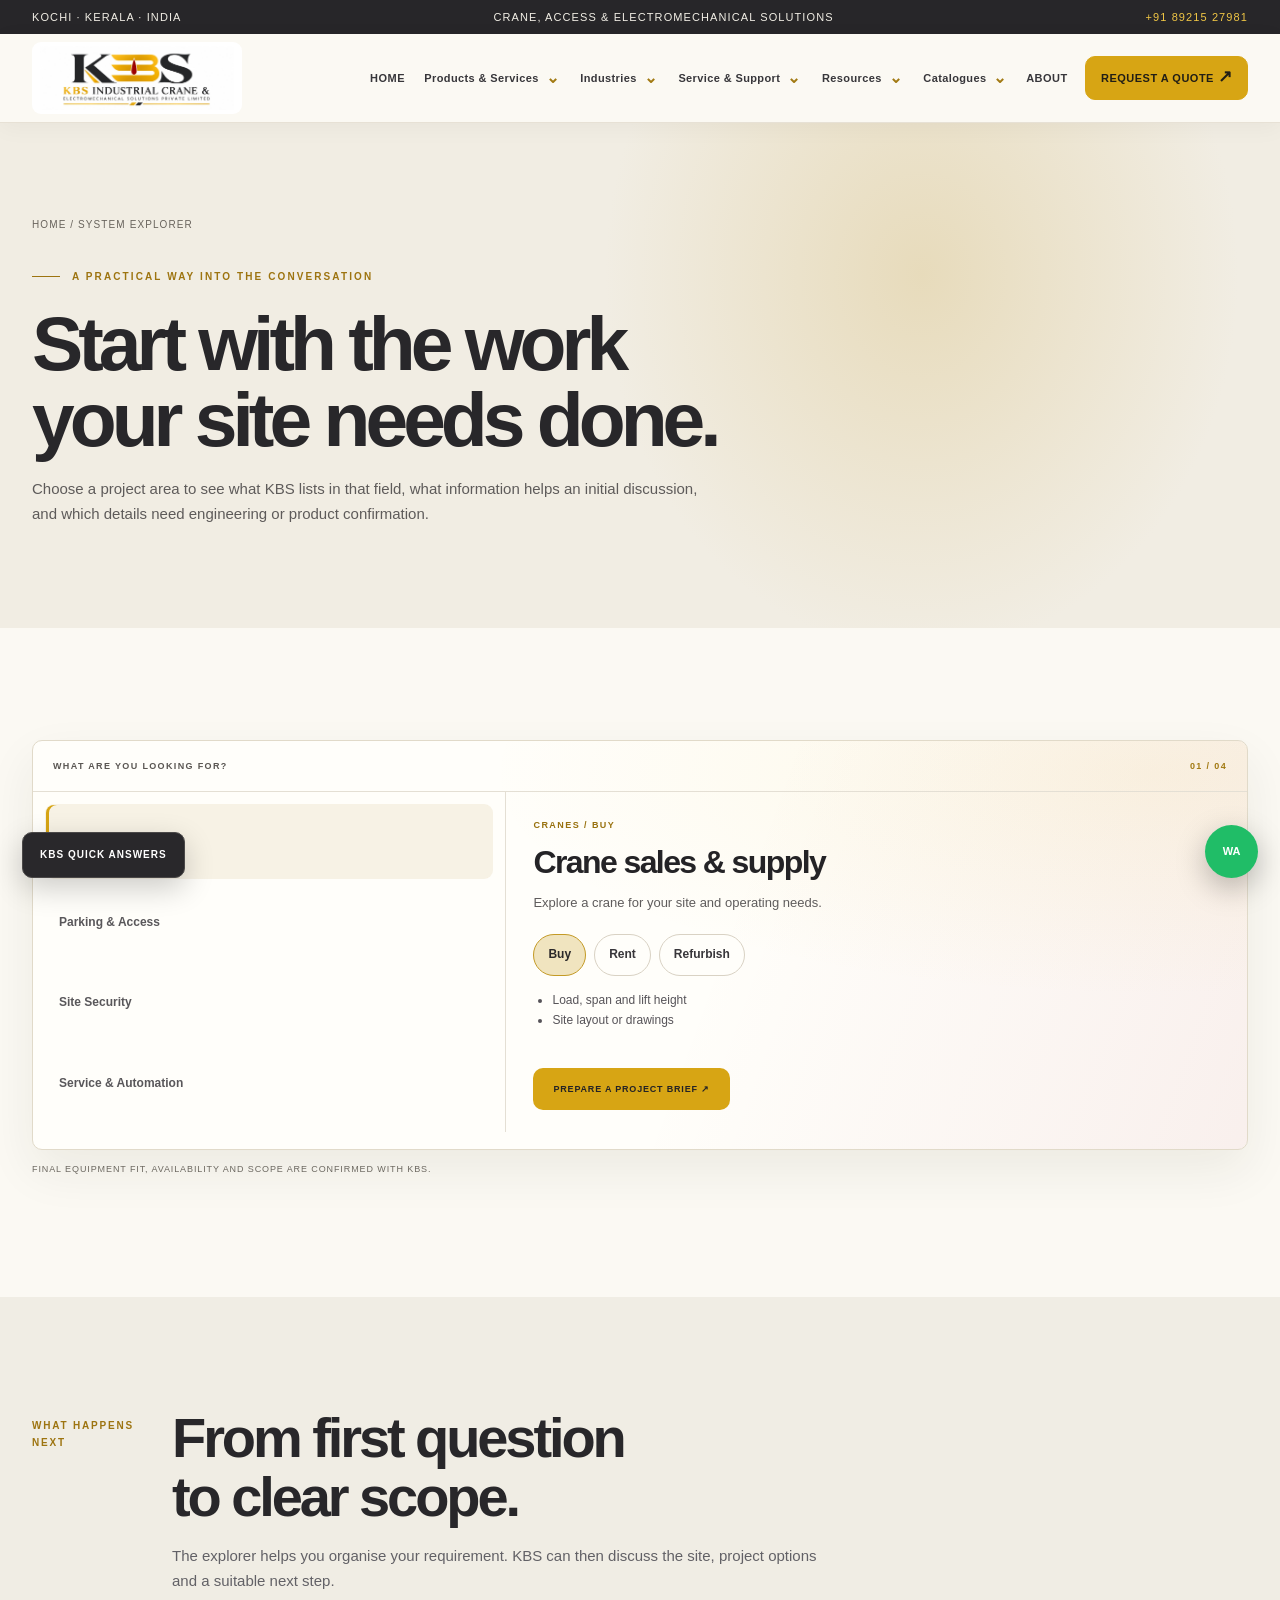
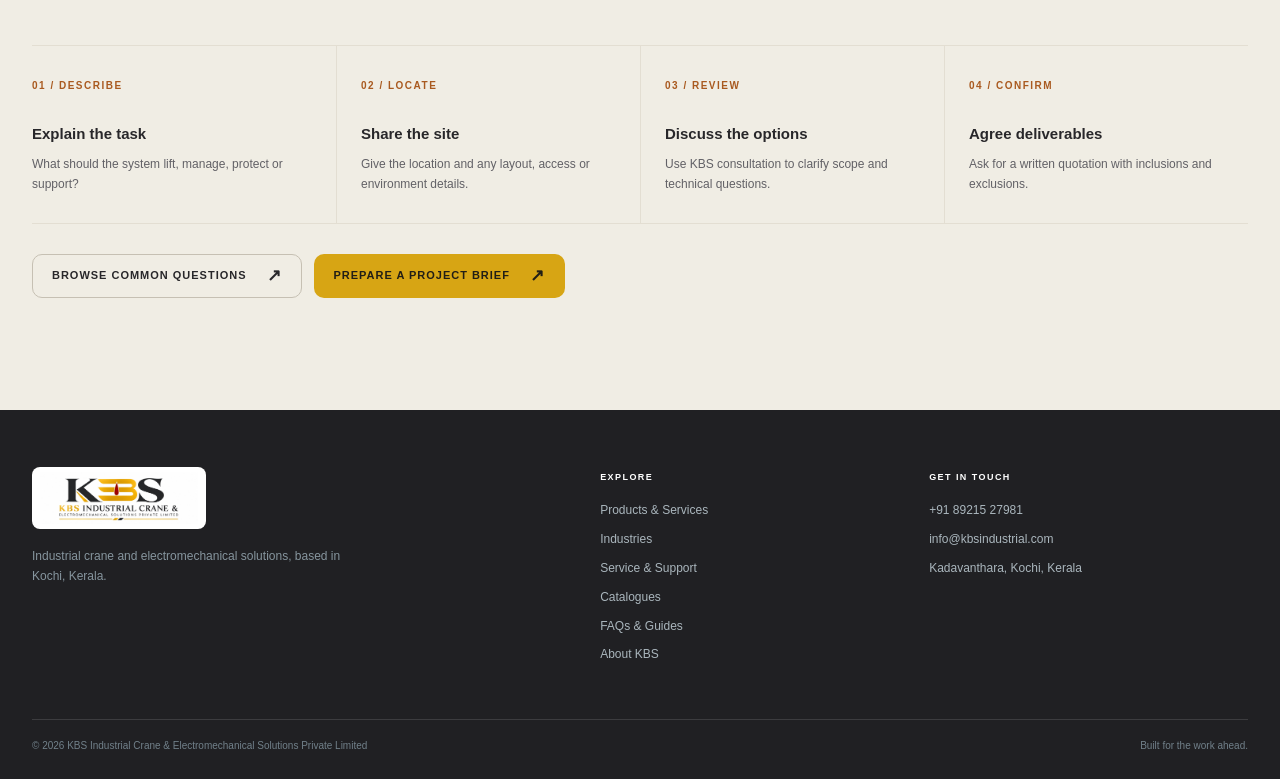
<file: explorer.html>
<!doctype html>
<html lang="en"><head><meta charset="utf-8"><meta name="viewport" content="width=device-width,initial-scale=1"><meta name="theme-color" content="#f7f4eb"><meta name="description" content="Explore KBS Industrial service areas and prepare the right details for a project conversation."><title>System Explorer | KBS Industrial</title><link rel="icon" href="assets/kbs-logo.png"><link rel="stylesheet" href="site.css"><link rel="stylesheet" href="kb.css"><script src="knowledge.js" defer></script><script src="explorer.js" defer></script><script src="site.js" defer></script></head><body><a class="skip" href="#main">Skip to content</a>
<div class="utility"><div class="wrap utility-row"><span>Kochi · Kerala · India</span><span>Crane, access & electromechanical solutions</span><a href="tel:+918921527981">+91 89215 27981</a></div></div><header class="site-header"><div class="wrap nav-row"><a class="logo" href="index.html" data-page aria-label="KBS Industrial home"><img src="assets/kbs-logo.png" alt="KBS Industrial Crane & Electromechanical Solutions Private Limited"></a><button class="menu-button" aria-expanded="false">Menu</button><nav class="nav" aria-label="Main navigation"><a href="index.html" data-page >Home</a><details class="nav-menu" ><summary >Products &amp; Services <span>⌄</span></summary><div class="nav-dropdown"><a href="solutions.html#lifting" data-page>Crane sales</a><a href="solutions.html#rental" data-page>Crane rental</a><a href="solutions.html#refurbishment" data-page>Refurbishment</a><a href="solutions.html#crane-reference" data-page>Crane types</a><a href="solutions.html#access" data-page>Parking &amp; access</a><a href="solutions.html#perimeter" data-page>Perimeter security</a><a href="solutions.html#automation" data-page>Electrical &amp; automation</a></div></details><details class="nav-menu" ><summary >Industries <span>⌄</span></summary><div class="nav-dropdown"><a href="industries.html#manufacturing" data-page>Manufacturing</a><a href="industries.html#warehouse" data-page>Warehousing &amp; logistics</a><a href="industries.html#construction" data-page>Construction &amp; infrastructure</a><a href="industries.html#ports" data-page>Ports &amp; yards</a><a href="industries.html#commercial" data-page>Commercial properties</a></div></details><details class="nav-menu" ><summary >Service &amp; Support <span>⌄</span></summary><div class="nav-dropdown"><a href="support.html#installation" data-page>Installation &amp; commissioning</a><a href="support.html#maintenance" data-page>Maintenance &amp; repair</a><a href="support.html#assessment" data-page>Inspection &amp; assessment</a><a href="support.html#spares" data-page>Spare parts</a><a href="support.html#upgrades" data-page>Upgrades &amp; modernisation</a></div></details><details class="nav-menu"><summary aria-current="page">Resources <span>⌄</span></summary><div class="nav-dropdown"><a href="explorer.html" data-page>Explore KBS solutions</a><a href="planner.html" data-page>Plan a project</a><a href="knowledge.html" data-page>FAQs &amp; Guides</a></div></details><details class="nav-menu" ><summary >Catalogues <span>⌄</span></summary><div class="nav-dropdown"><a href="catalogues.html#cranes" data-page>Crane catalogue</a><a href="catalogues.html#parking-access" data-page>Parking &amp; access</a><a href="catalogues.html#security" data-page>Perimeter security</a><a href="catalogues.html#automation" data-page>Electrical &amp; automation</a><a class="dropdown-all" href="catalogues.html" data-page>View all catalogues ↗</a></div></details><a href="company.html" data-page >About</a><a class="nav-cta" href="contact.html" data-page >Request a Quote <span class="arrow">↗</span></a></nav></div></header>
<main id="main"><section class="page-hero"><div class="wrap"><div class="breadcrumbs"><a href="index.html" data-page>Home</a> / System explorer</div><div class="eyebrow">A practical way into the conversation</div><h1>Start with the work<br>your site needs done.</h1><p>Choose a project area to see what KBS lists in that field, what information helps an initial discussion, and which details need engineering or product confirmation.</p></div></section>
<section class="section"><div class="wrap"><div class="explorer-shell" data-system-explorer><div class="explorer-head"><span>What are you looking for?</span><span class="explorer-number" data-explorer-number></span></div><div class="explorer-body"><div class="explorer-tabs" data-explorer-tabs role="group" aria-label="Choose a category"></div><div class="explorer-detail"><span class="explorer-tag" data-explorer-tag></span><h2 data-explorer-title></h2><p data-explorer-description></p><div class="explorer-picks" data-explorer-picks aria-label="Choose an option"></div><ul class="explorer-bullets" data-explorer-bullets></ul><a class="button primary" data-explorer-planner href="planner.html" data-page>Prepare a project brief <span class="arrow">↗</span></a></div></div></div><p class="explorer-caption">Final equipment fit, availability and scope are confirmed with KBS.</p></div></section>
<section class="section sand"><div class="wrap"><div class="section-head reveal"><div class="section-label">What happens next</div><div><h2 class="section-title">From first question<br>to clear scope.</h2><p class="section-intro">The explorer helps you organise your requirement. KBS can then discuss the site, project options and a suitable next step.</p></div></div><div class="process-grid"><article class="process-card"><span>01 / DESCRIBE</span><h3>Explain the task</h3><p>What should the system lift, manage, protect or support?</p></article><article class="process-card"><span>02 / LOCATE</span><h3>Share the site</h3><p>Give the location and any layout, access or environment details.</p></article><article class="process-card"><span>03 / REVIEW</span><h3>Discuss the options</h3><p>Use KBS consultation to clarify scope and technical questions.</p></article><article class="process-card"><span>04 / CONFIRM</span><h3>Agree deliverables</h3><p>Ask for a written quotation with inclusions and exclusions.</p></article></div><div class="button-row"><a class="button light" href="knowledge.html" data-page>Browse common questions <span class="arrow">↗</span></a><a class="button primary" href="planner.html" data-page>Prepare a project brief <span class="arrow">↗</span></a></div></div></section></main>
<footer class="footer"><div class="wrap"><div class="footer-top"><div><a class="footer-logo" href="index.html" data-page><img src="assets/kbs-logo.png" alt="KBS Industrial Crane & Electromechanical Solutions Private Limited"></a><p class="footer-blurb">Industrial crane and electromechanical solutions, based in Kochi, Kerala.</p></div><div class="footer-col"><h4>Explore</h4><a href="solutions.html" data-page>Products &amp; Services</a><a href="industries.html" data-page>Industries</a><a href="support.html" data-page>Service &amp; Support</a><a href="catalogues.html" data-page>Catalogues</a><a href="knowledge.html" data-page>FAQs &amp; Guides</a><a href="company.html" data-page>About KBS</a></div><div class="footer-col"><h4>Get in touch</h4><a href="tel:+918921527981">+91 89215 27981</a><a href="mailto:info@kbsindustrial.com">info@kbsindustrial.com</a><span>Kadavanthara, Kochi, Kerala</span></div></div><div class="footer-bottom"><span>© <span data-year></span> KBS Industrial Crane & Electromechanical Solutions Private Limited</span><span>Built for the work ahead.</span></div></div></footer><div data-assistant></div><a class="floating-whatsapp" href="https://wa.me/918921527981" aria-label="Chat with KBS on WhatsApp" target="_blank" rel="noopener">WA</a></body></html>
</file>
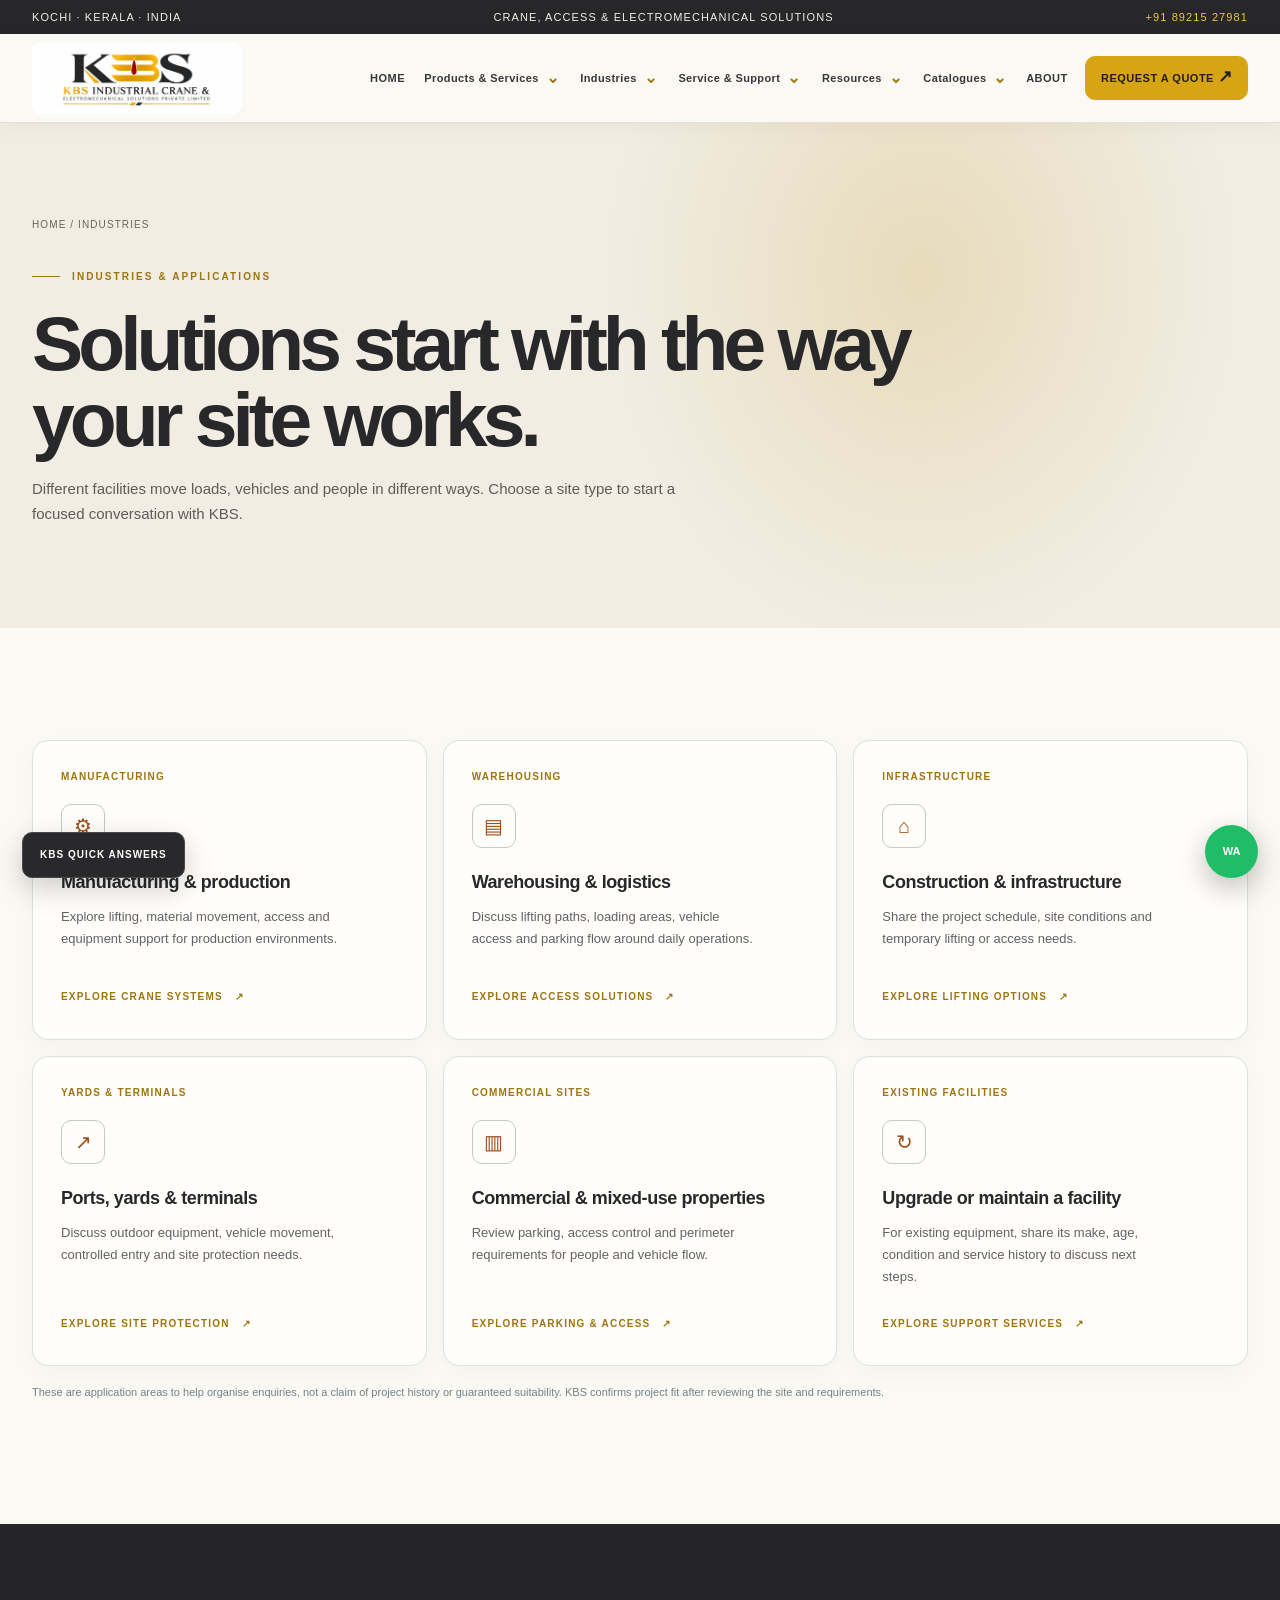
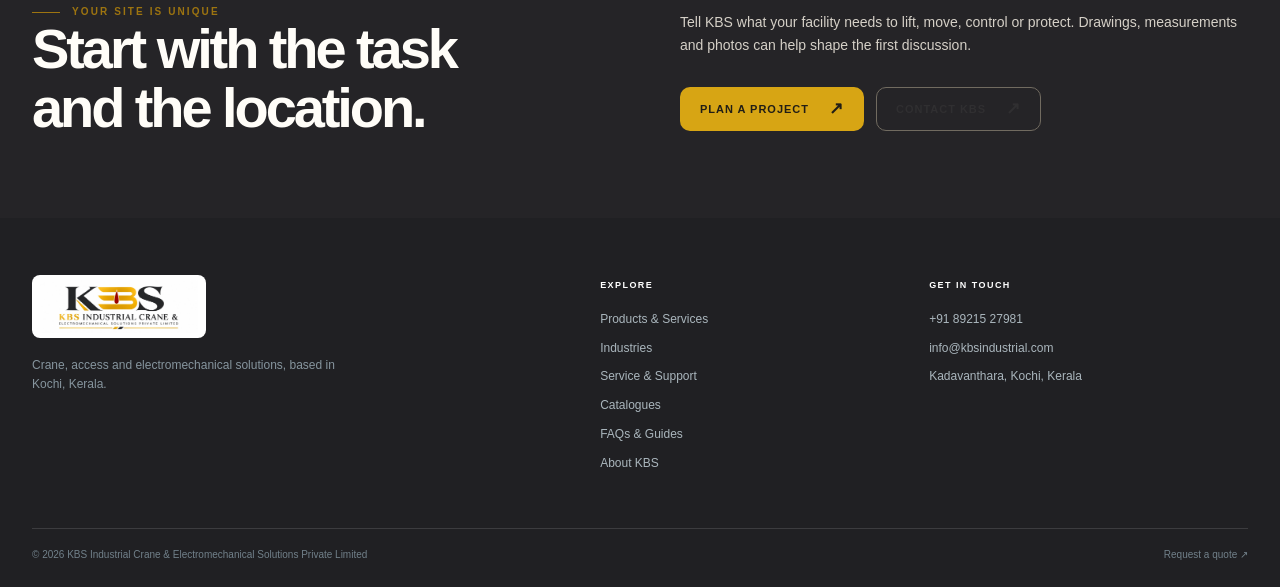
<file: industries.html>
<!doctype html><html lang="en"><head><meta charset="utf-8"><meta name="viewport" content="width=device-width,initial-scale=1"><meta name="theme-color" content="#f7f4eb"><meta name="description" content="Explore industrial, commercial and logistics applications for KBS crane, access, parking and electromechanical solutions."><title>Industries | KBS Industrial</title><link rel="icon" href="assets/kbs-logo.png"><link rel="stylesheet" href="site.css"><link rel="stylesheet" href="kb.css"><script src="knowledge.js" defer></script><script src="explorer.js" defer></script><script src="site.js" defer></script></head><body><a class="skip" href="#main">Skip to content</a><div class="utility"><div class="wrap utility-row"><span>Kochi · Kerala · India</span><span>Crane, access & electromechanical solutions</span><a href="tel:+918921527981">+91 89215 27981</a></div></div><header class="site-header"><div class="wrap nav-row"><a class="logo" href="index.html" data-page aria-label="KBS Industrial home"><img src="assets/kbs-logo.png" alt="KBS Industrial Crane & Electromechanical Solutions Private Limited"></a><button class="menu-button" aria-expanded="false">Menu</button><nav class="nav" aria-label="Main navigation"><a href="index.html" data-page >Home</a><details class="nav-menu" ><summary >Products &amp; Services <span>⌄</span></summary><div class="nav-dropdown"><a href="solutions.html#lifting" data-page>Crane sales</a><a href="solutions.html#rental" data-page>Crane rental</a><a href="solutions.html#refurbishment" data-page>Refurbishment</a><a href="solutions.html#crane-reference" data-page>Crane types</a><a href="solutions.html#access" data-page>Parking &amp; access</a><a href="solutions.html#perimeter" data-page>Perimeter security</a><a href="solutions.html#automation" data-page>Electrical &amp; automation</a></div></details><details class="nav-menu"><summary aria-current="page">Industries <span>⌄</span></summary><div class="nav-dropdown"><a href="industries.html#manufacturing" data-page>Manufacturing</a><a href="industries.html#warehouse" data-page>Warehousing &amp; logistics</a><a href="industries.html#construction" data-page>Construction &amp; infrastructure</a><a href="industries.html#ports" data-page>Ports &amp; yards</a><a href="industries.html#commercial" data-page>Commercial properties</a></div></details><details class="nav-menu" ><summary >Service &amp; Support <span>⌄</span></summary><div class="nav-dropdown"><a href="support.html#installation" data-page>Installation &amp; commissioning</a><a href="support.html#maintenance" data-page>Maintenance &amp; repair</a><a href="support.html#assessment" data-page>Inspection &amp; assessment</a><a href="support.html#spares" data-page>Spare parts</a><a href="support.html#upgrades" data-page>Upgrades &amp; modernisation</a></div></details><details class="nav-menu" ><summary >Resources <span>⌄</span></summary><div class="nav-dropdown"><a href="explorer.html" data-page>Explore KBS solutions</a><a href="planner.html" data-page>Plan a project</a><a href="knowledge.html" data-page>FAQs &amp; Guides</a></div></details><details class="nav-menu" ><summary >Catalogues <span>⌄</span></summary><div class="nav-dropdown"><a href="catalogues.html#cranes" data-page>Crane catalogue</a><a href="catalogues.html#parking-access" data-page>Parking &amp; access</a><a href="catalogues.html#security" data-page>Perimeter security</a><a href="catalogues.html#automation" data-page>Electrical &amp; automation</a><a class="dropdown-all" href="catalogues.html" data-page>View all catalogues ↗</a></div></details><a href="company.html" data-page >About</a><a class="nav-cta" href="contact.html" data-page >Request a Quote <span class="arrow">↗</span></a></nav></div></header><main id="main"><section class="page-hero"><div class="wrap"><div class="breadcrumbs"><a href="index.html" data-page>Home</a> / Industries</div><div class="eyebrow">Industries & applications</div><h1>Solutions start with the way your site works.</h1><p>Different facilities move loads, vehicles and people in different ways. Choose a site type to start a focused conversation with KBS.</p></div></section><section class="section"><div class="wrap"><div class="service-grid catalog-grid"><article class="project-card catalog-card" id="manufacturing"><span class="service-kicker">MANUFACTURING</span><div class="service-icon">⚙</div><h3>Manufacturing & production</h3><p>Explore lifting, material movement, access and equipment support for production environments.</p><a class="text-link" href="solutions.html#cranes" data-page>Explore crane systems <span>↗</span></a></article><article class="project-card catalog-card" id="warehouse"><span class="service-kicker">WAREHOUSING</span><div class="service-icon">▤</div><h3>Warehousing & logistics</h3><p>Discuss lifting paths, loading areas, vehicle access and parking flow around daily operations.</p><a class="text-link" href="solutions.html#parking-access" data-page>Explore access solutions <span>↗</span></a></article><article class="project-card catalog-card" id="construction"><span class="service-kicker">INFRASTRUCTURE</span><div class="service-icon">⌂</div><h3>Construction & infrastructure</h3><p>Share the project schedule, site conditions and temporary lifting or access needs.</p><a class="text-link" href="solutions.html#cranes" data-page>Explore lifting options <span>↗</span></a></article><article class="project-card catalog-card" id="ports"><span class="service-kicker">YARDS & TERMINALS</span><div class="service-icon">↗</div><h3>Ports, yards & terminals</h3><p>Discuss outdoor equipment, vehicle movement, controlled entry and site protection needs.</p><a class="text-link" href="solutions.html#perimeter" data-page>Explore site protection <span>↗</span></a></article><article class="project-card catalog-card" id="commercial"><span class="service-kicker">COMMERCIAL SITES</span><div class="service-icon">▥</div><h3>Commercial & mixed-use properties</h3><p>Review parking, access control and perimeter requirements for people and vehicle flow.</p><a class="text-link" href="solutions.html#parking-access" data-page>Explore parking & access <span>↗</span></a></article><article class="project-card catalog-card" id="existing"><span class="service-kicker">EXISTING FACILITIES</span><div class="service-icon">↻</div><h3>Upgrade or maintain a facility</h3><p>For existing equipment, share its make, age, condition and service history to discuss next steps.</p><a class="text-link" href="support.html" data-page>Explore support services <span>↗</span></a></article></div><p class="spec-note">These are application areas to help organise enquiries, not a claim of project history or guaranteed suitability. KBS confirms project fit after reviewing the site and requirements.</p></div></section><section class="section dark sm"><div class="wrap split"><div><div class="eyebrow">Your site is unique</div><h2 class="section-title">Start with the task<br>and the location.</h2></div><div class="copy"><p>Tell KBS what your facility needs to lift, move, control or protect. Drawings, measurements and photos can help shape the first discussion.</p><div class="button-row"><a class="button primary" href="planner.html" data-page>Plan a project <span class="arrow">↗</span></a><a class="button outline" href="contact.html" data-page>Contact KBS <span class="arrow">↗</span></a></div></div></div></section></main><footer class="footer"><div class="wrap"><div class="footer-top"><div><a class="footer-logo" href="index.html" data-page><img src="assets/kbs-logo.png" alt="KBS Industrial Crane & Electromechanical Solutions Private Limited"></a><p class="footer-blurb">Crane, access and electromechanical solutions, based in Kochi, Kerala.</p></div><div class="footer-col"><h4>Explore</h4><a href="solutions.html" data-page>Products &amp; Services</a><a href="industries.html" data-page>Industries</a><a href="support.html" data-page>Service &amp; Support</a><a href="catalogues.html" data-page>Catalogues</a><a href="knowledge.html" data-page>FAQs &amp; Guides</a><a href="company.html" data-page>About KBS</a></div><div class="footer-col"><h4>Get in touch</h4><a href="tel:+918921527981">+91 89215 27981</a><a href="mailto:info@kbsindustrial.com">info@kbsindustrial.com</a><span>Kadavanthara, Kochi, Kerala</span></div></div><div class="footer-bottom"><span>© <span data-year></span> KBS Industrial Crane & Electromechanical Solutions Private Limited</span><a href="contact.html" data-page>Request a quote ↗</a></div></div></footer><div data-assistant></div><a class="floating-whatsapp" href="https://wa.me/918921527981" aria-label="Chat with KBS on WhatsApp" target="_blank" rel="noopener">WA</a></body></html>
</file>
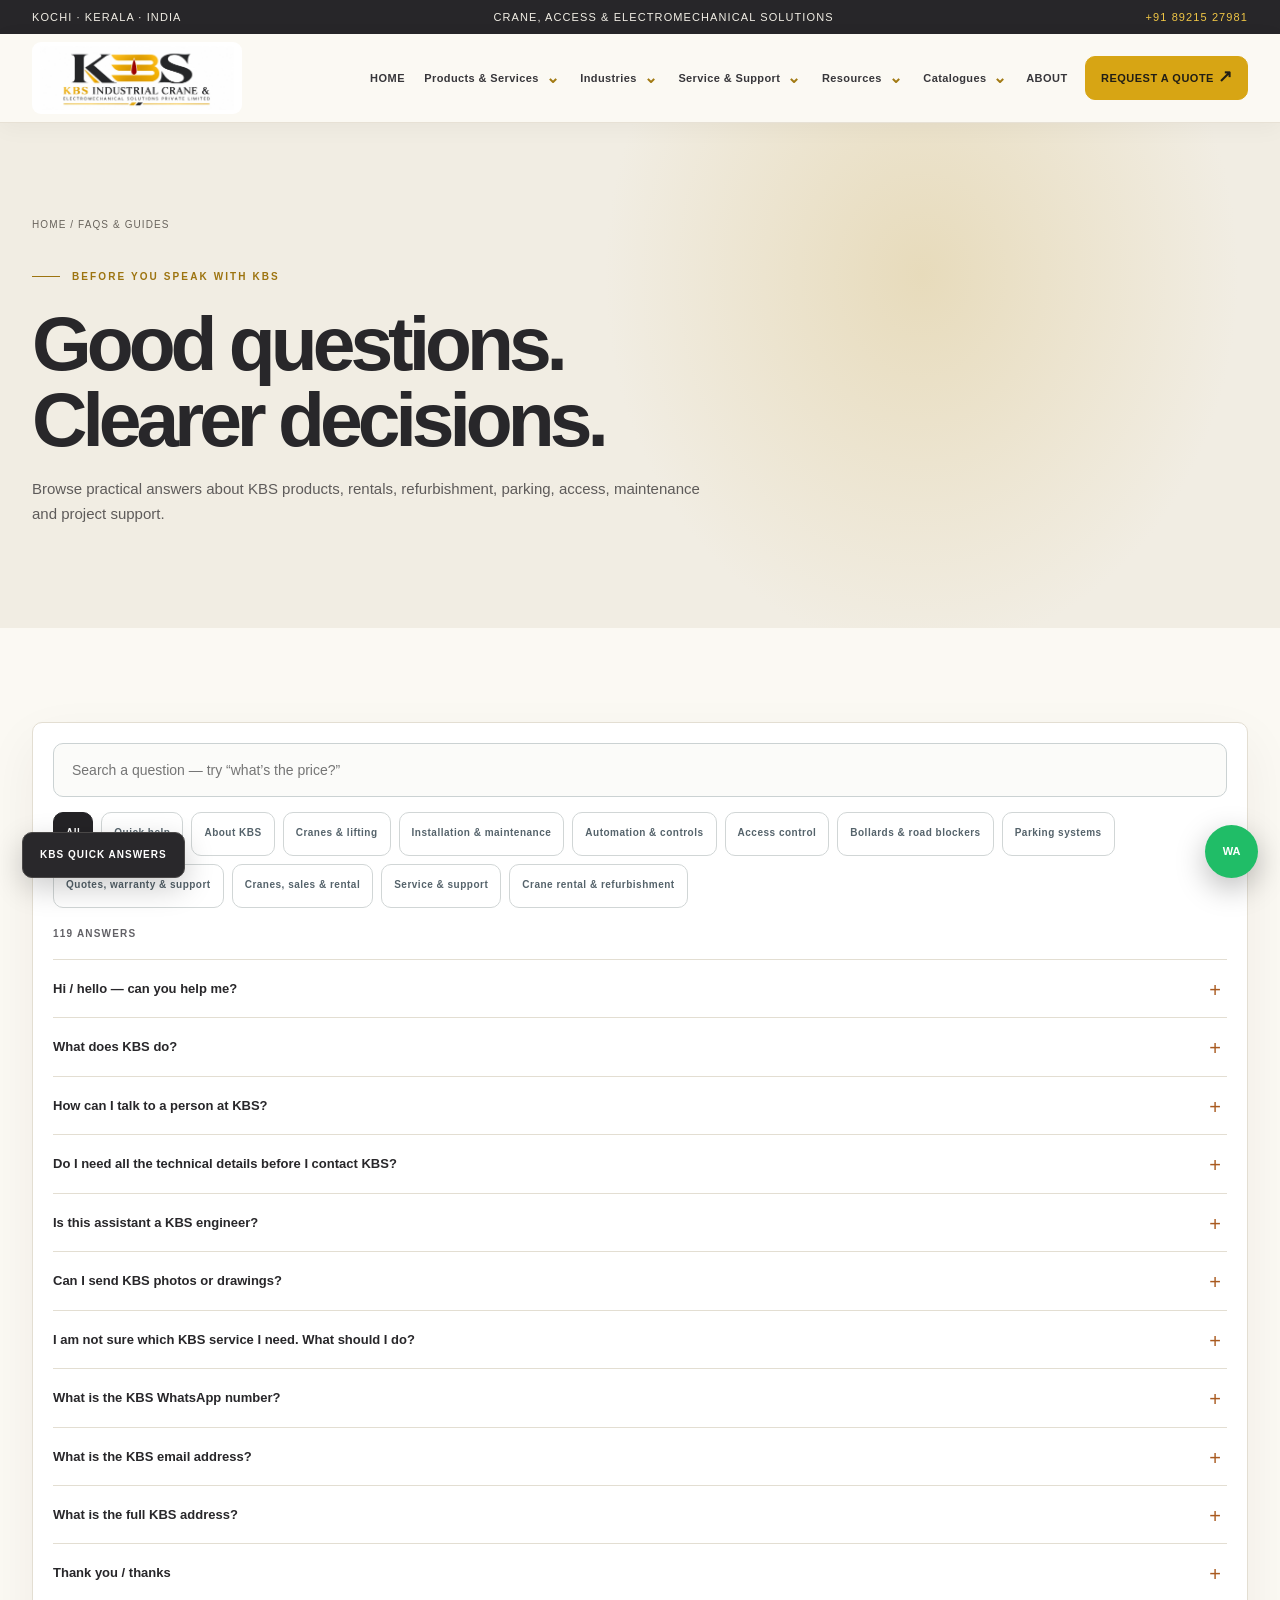
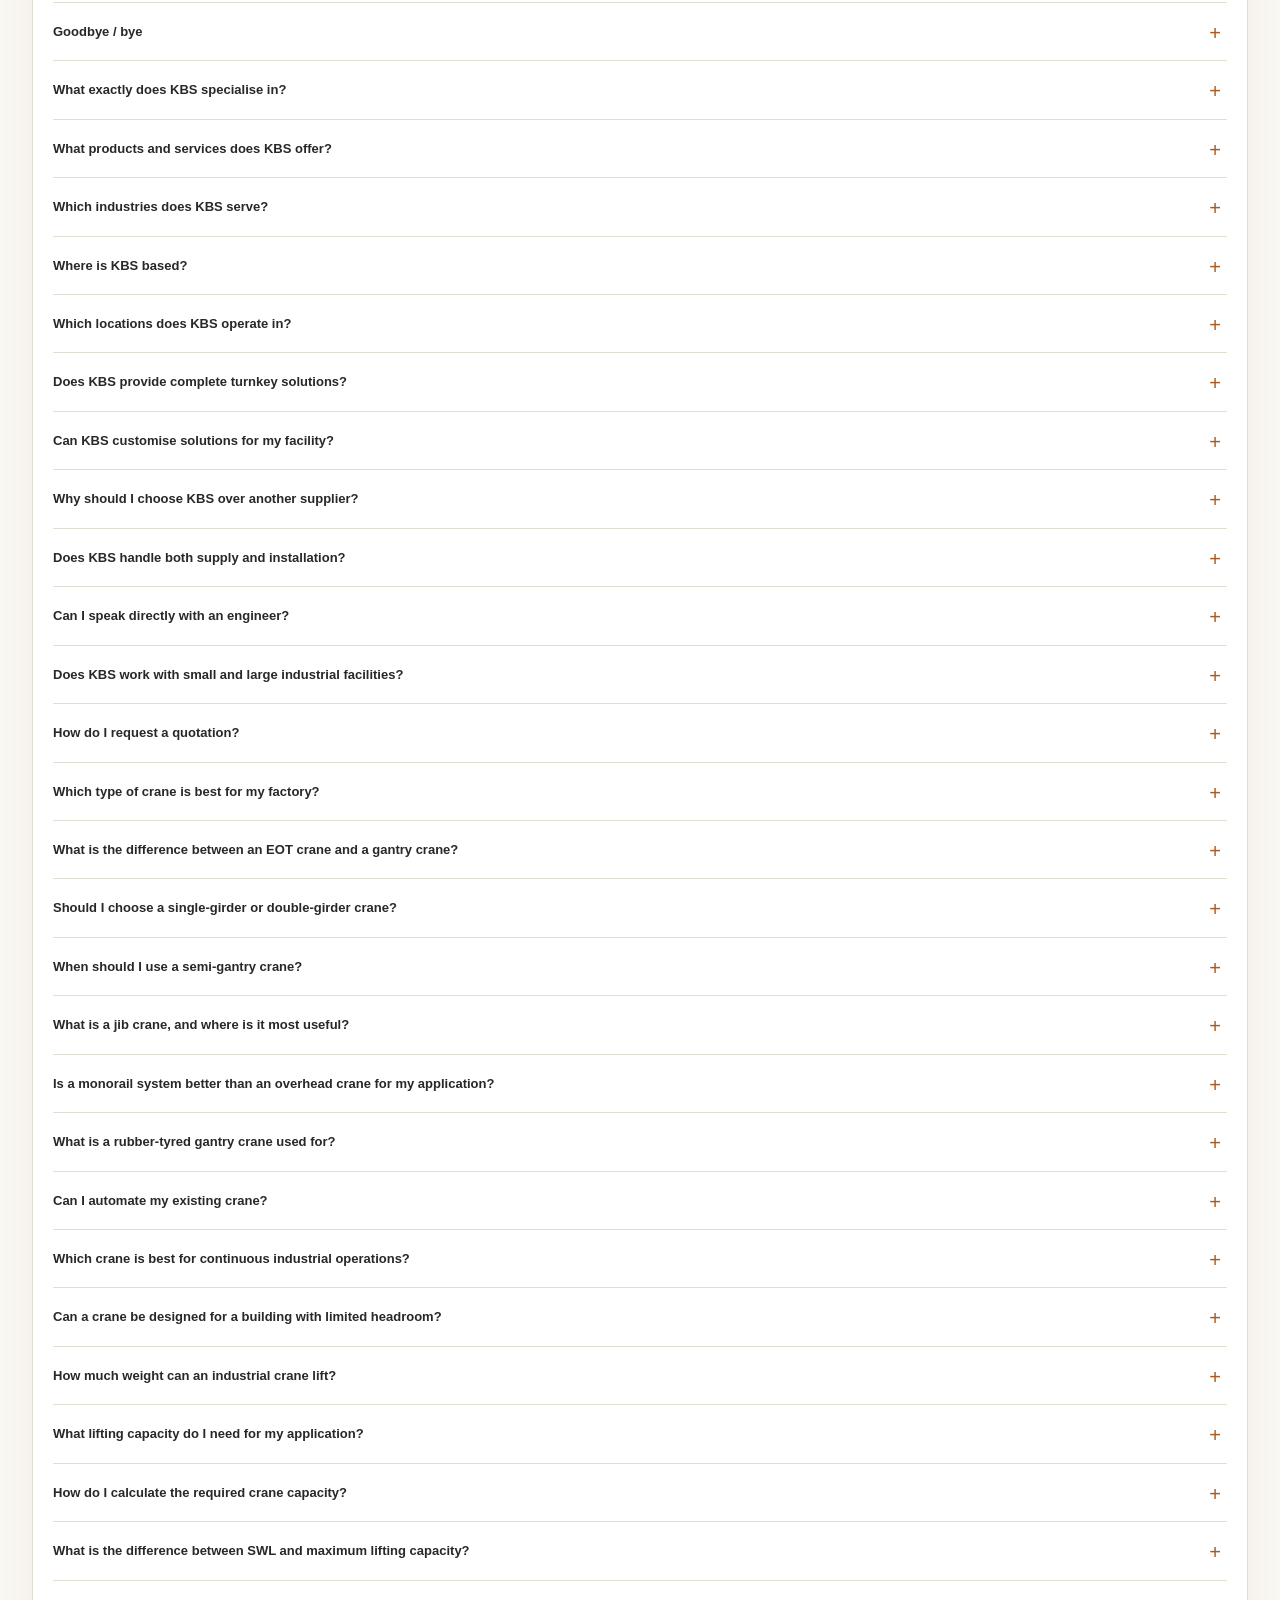
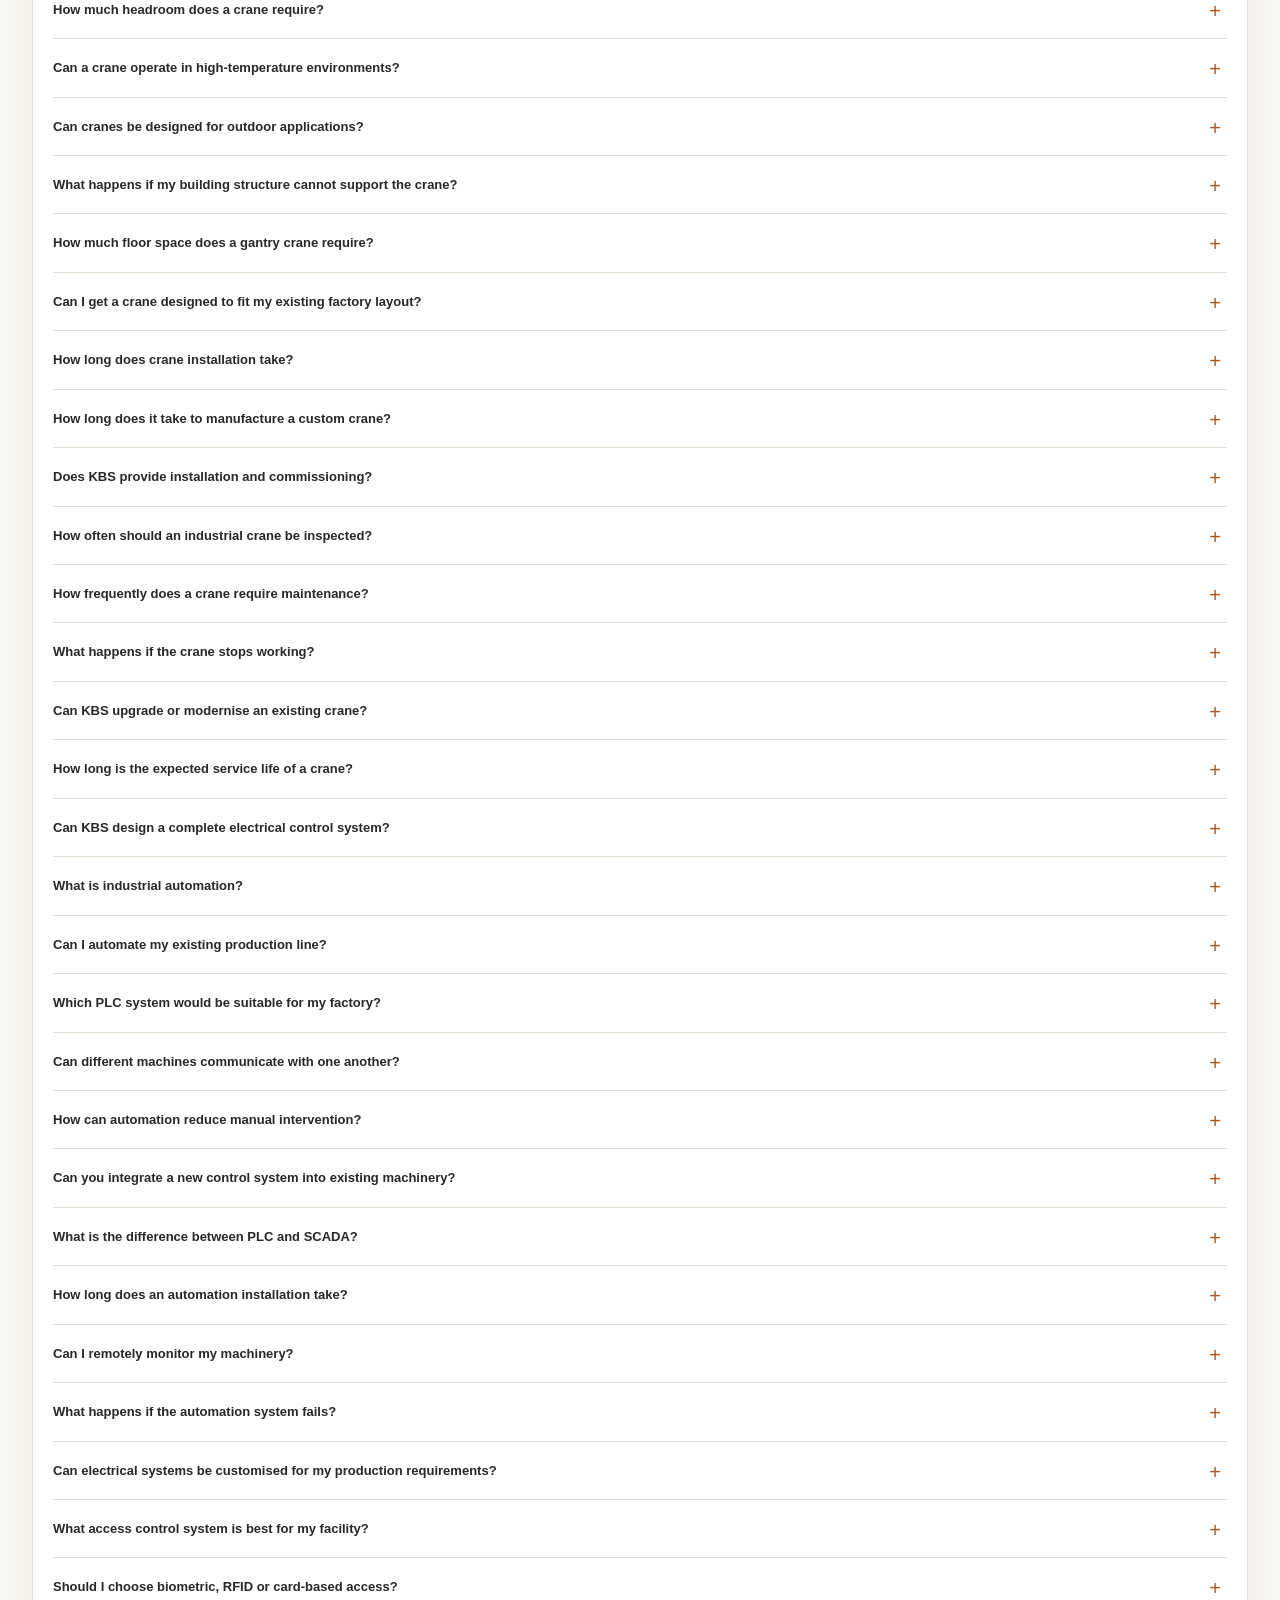
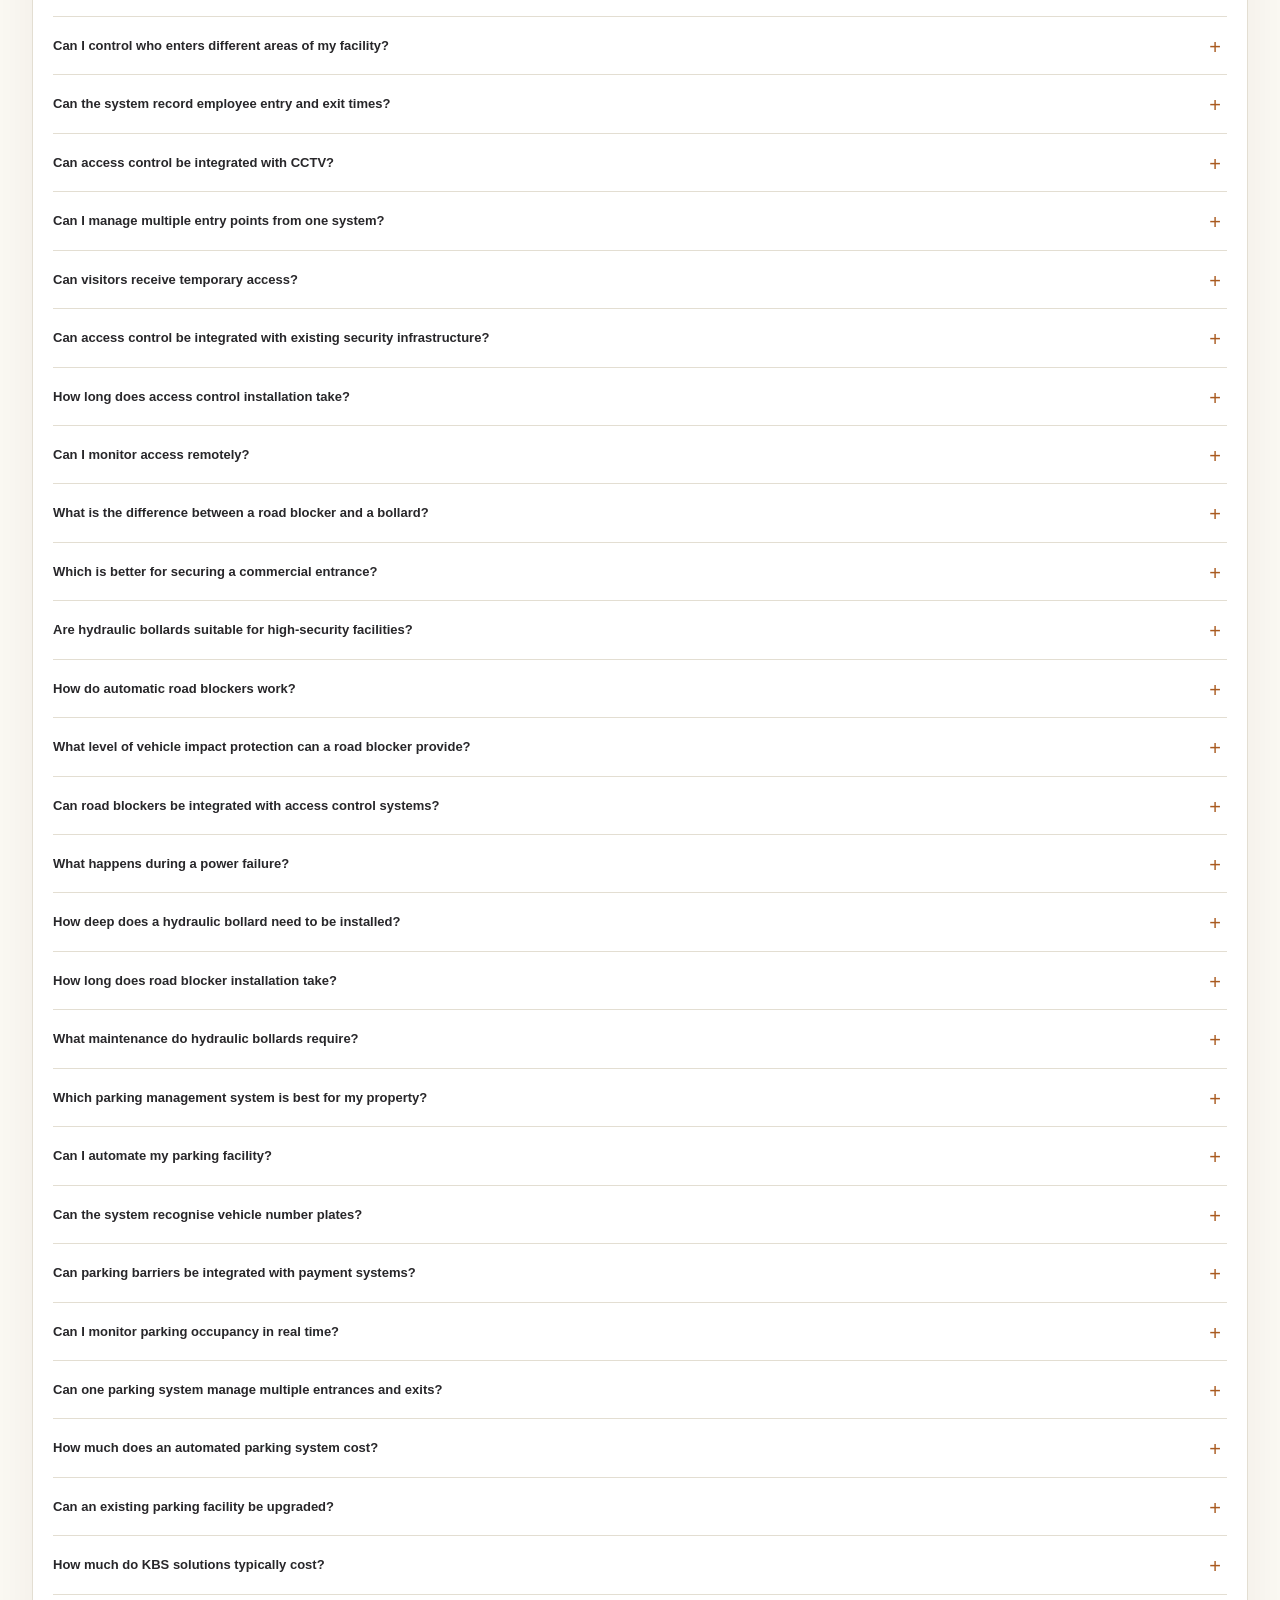
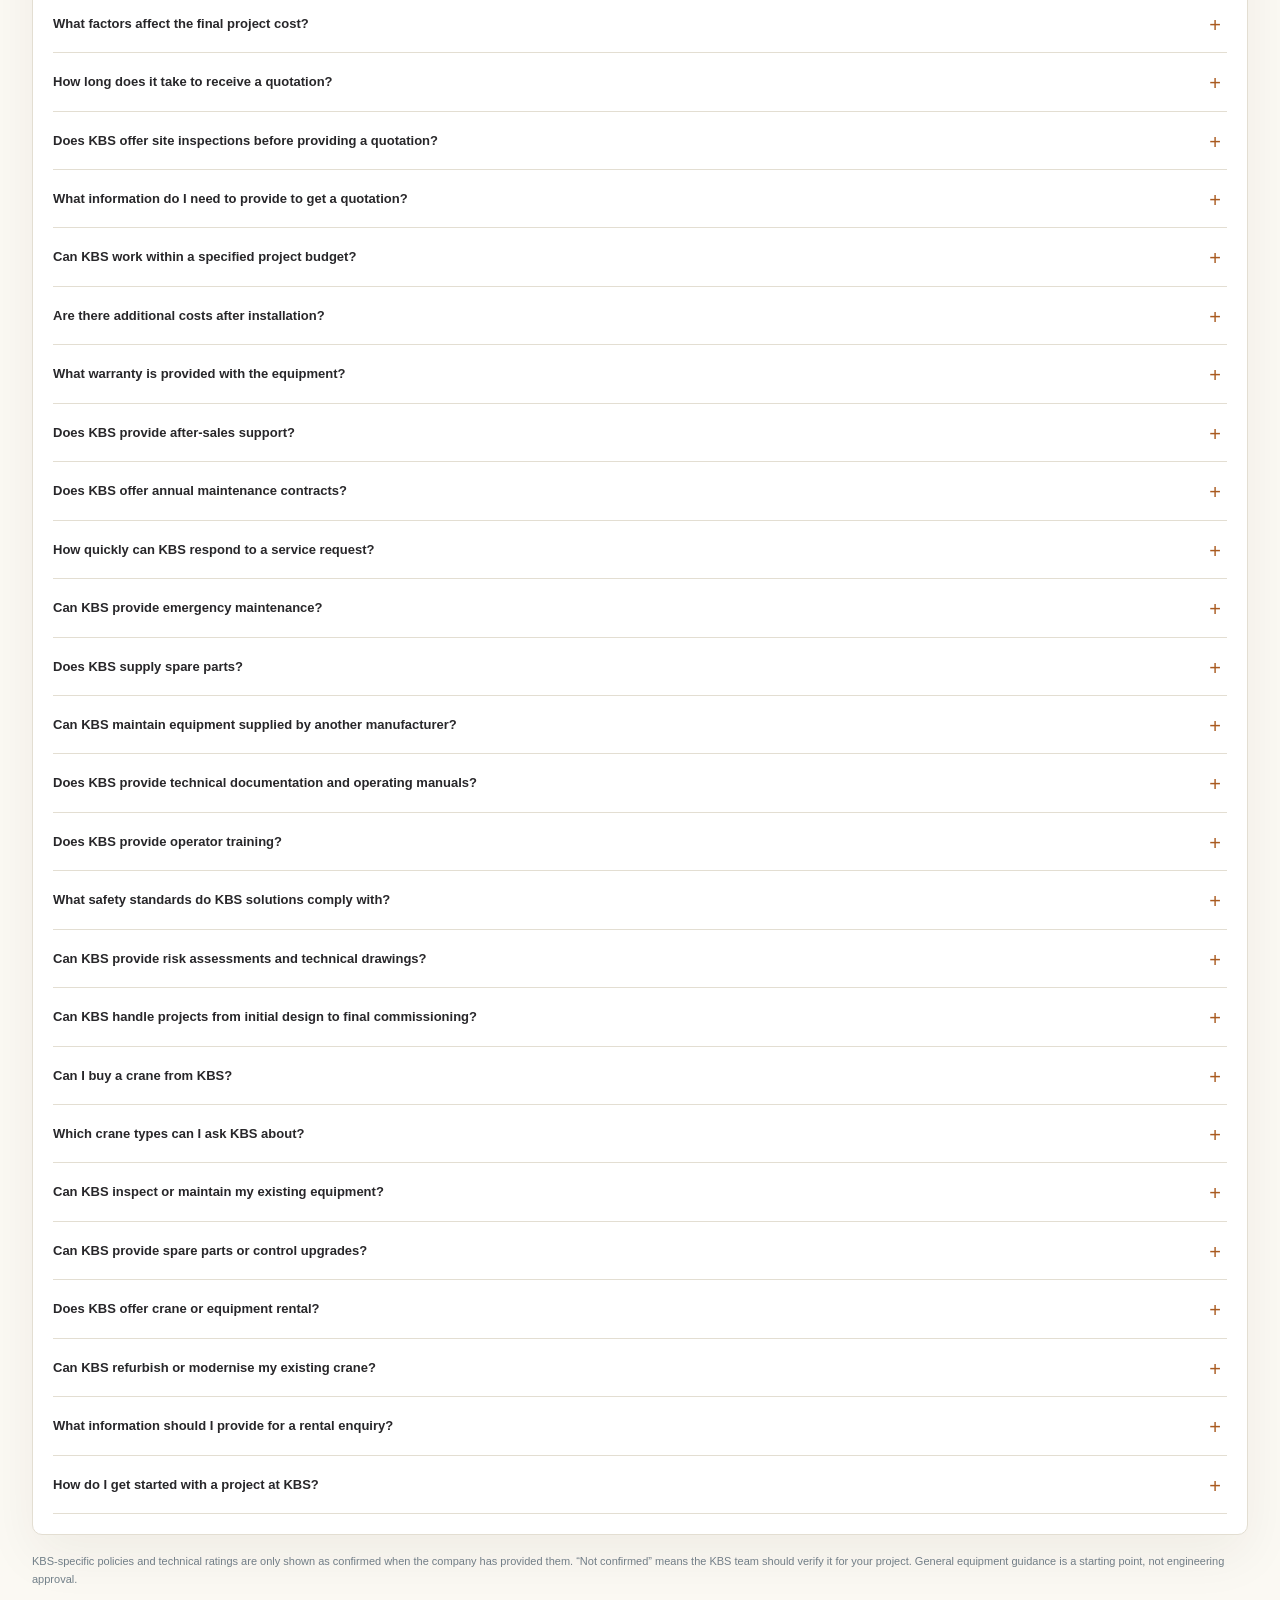
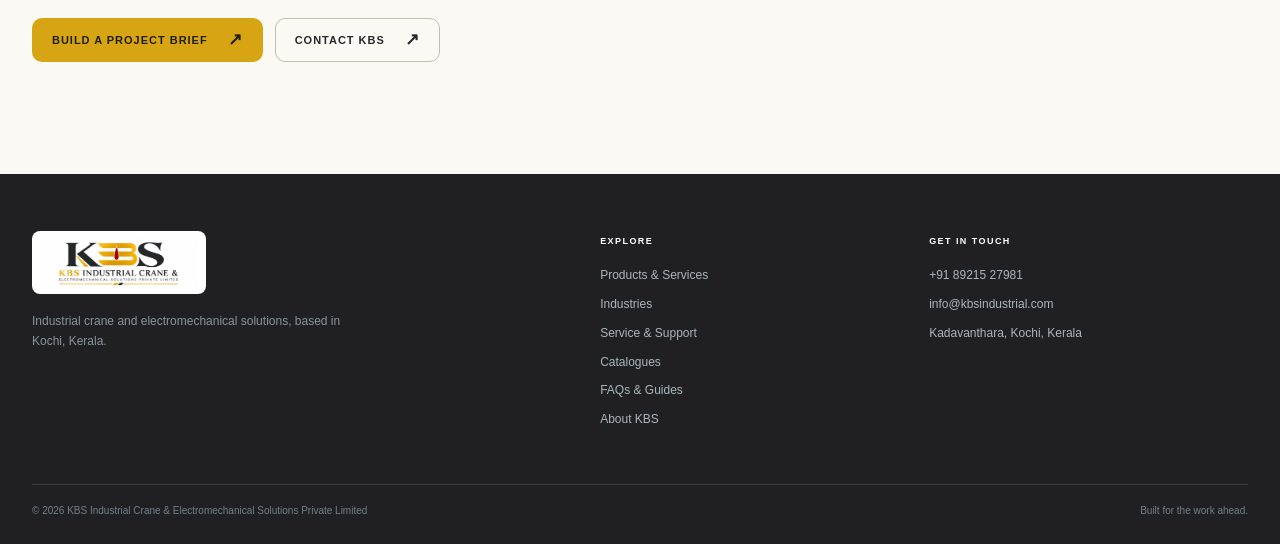
<file: knowledge.html>
<!doctype html>
<html lang="en"><head><meta charset="utf-8"><meta name="viewport" content="width=device-width,initial-scale=1"><meta name="theme-color" content="#f7f4eb"><meta name="description" content="Answers to common questions about KBS Industrial crane, access, parking and electromechanical solutions."><title>FAQs &amp; Guides | KBS Industrial</title><link rel="icon" href="assets/kbs-logo.png"><link rel="stylesheet" href="site.css"><link rel="stylesheet" href="kb.css"><script src="knowledge.js" defer></script><script src="explorer.js" defer></script><script src="site.js" defer></script></head><body><a class="skip" href="#main">Skip to content</a>
<div class="utility"><div class="wrap utility-row"><span>Kochi · Kerala · India</span><span>Crane, access & electromechanical solutions</span><a href="tel:+918921527981">+91 89215 27981</a></div></div><header class="site-header"><div class="wrap nav-row"><a class="logo" href="index.html" data-page aria-label="KBS Industrial home"><img src="assets/kbs-logo.png" alt="KBS Industrial Crane & Electromechanical Solutions Private Limited"></a><button class="menu-button" aria-expanded="false">Menu</button><nav class="nav" aria-label="Main navigation"><a href="index.html" data-page >Home</a><details class="nav-menu" ><summary >Products &amp; Services <span>⌄</span></summary><div class="nav-dropdown"><a href="solutions.html#lifting" data-page>Crane sales</a><a href="solutions.html#rental" data-page>Crane rental</a><a href="solutions.html#refurbishment" data-page>Refurbishment</a><a href="solutions.html#crane-reference" data-page>Crane types</a><a href="solutions.html#access" data-page>Parking &amp; access</a><a href="solutions.html#perimeter" data-page>Perimeter security</a><a href="solutions.html#automation" data-page>Electrical &amp; automation</a></div></details><details class="nav-menu" ><summary >Industries <span>⌄</span></summary><div class="nav-dropdown"><a href="industries.html#manufacturing" data-page>Manufacturing</a><a href="industries.html#warehouse" data-page>Warehousing &amp; logistics</a><a href="industries.html#construction" data-page>Construction &amp; infrastructure</a><a href="industries.html#ports" data-page>Ports &amp; yards</a><a href="industries.html#commercial" data-page>Commercial properties</a></div></details><details class="nav-menu" ><summary >Service &amp; Support <span>⌄</span></summary><div class="nav-dropdown"><a href="support.html#installation" data-page>Installation &amp; commissioning</a><a href="support.html#maintenance" data-page>Maintenance &amp; repair</a><a href="support.html#assessment" data-page>Inspection &amp; assessment</a><a href="support.html#spares" data-page>Spare parts</a><a href="support.html#upgrades" data-page>Upgrades &amp; modernisation</a></div></details><details class="nav-menu"><summary aria-current="page">Resources <span>⌄</span></summary><div class="nav-dropdown"><a href="explorer.html" data-page>Explore KBS solutions</a><a href="planner.html" data-page>Plan a project</a><a href="knowledge.html" data-page>FAQs &amp; Guides</a></div></details><details class="nav-menu" ><summary >Catalogues <span>⌄</span></summary><div class="nav-dropdown"><a href="catalogues.html#cranes" data-page>Crane catalogue</a><a href="catalogues.html#parking-access" data-page>Parking &amp; access</a><a href="catalogues.html#security" data-page>Perimeter security</a><a href="catalogues.html#automation" data-page>Electrical &amp; automation</a><a class="dropdown-all" href="catalogues.html" data-page>View all catalogues ↗</a></div></details><a href="company.html" data-page >About</a><a class="nav-cta" href="contact.html" data-page >Request a Quote <span class="arrow">↗</span></a></nav></div></header>
<main id="main"><section class="page-hero"><div class="wrap"><div class="breadcrumbs"><a href="index.html" data-page>Home</a> / FAQs &amp; Guides</div><div class="eyebrow">Before you speak with KBS</div><h1>Good questions.<br>Clearer decisions.</h1><p>Browse practical answers about KBS products, rentals, refurbishment, parking, access, maintenance and project support.</p></div></section>
<section class="section"><div class="wrap"><div class="knowledge-tools"><input class="knowledge-search" data-faq-search type="search" placeholder="Search a question — try “what’s the price?”" aria-label="Search frequently asked questions"><div class="faq-categories" data-faq-categories aria-label="Filter by topic"></div><p class="faq-count" data-faq-count aria-live="polite"></p><div class="faq-list" data-faq-list></div></div><p class="spec-note">KBS-specific policies and technical ratings are only shown as confirmed when the company has provided them. “Not confirmed” means the KBS team should verify it for your project. General equipment guidance is a starting point, not engineering approval.</p><div class="button-row"><a class="button primary" href="planner.html" data-page>Build a project brief <span class="arrow">↗</span></a><a class="button light" href="contact.html" data-page>Contact KBS <span class="arrow">↗</span></a></div></div></section></main>
<footer class="footer"><div class="wrap"><div class="footer-top"><div><a class="footer-logo" href="index.html" data-page><img src="assets/kbs-logo.png" alt="KBS Industrial Crane & Electromechanical Solutions Private Limited"></a><p class="footer-blurb">Industrial crane and electromechanical solutions, based in Kochi, Kerala.</p></div><div class="footer-col"><h4>Explore</h4><a href="solutions.html" data-page>Products &amp; Services</a><a href="industries.html" data-page>Industries</a><a href="support.html" data-page>Service &amp; Support</a><a href="catalogues.html" data-page>Catalogues</a><a href="knowledge.html" data-page>FAQs &amp; Guides</a><a href="company.html" data-page>About KBS</a></div><div class="footer-col"><h4>Get in touch</h4><a href="tel:+918921527981">+91 89215 27981</a><a href="mailto:info@kbsindustrial.com">info@kbsindustrial.com</a><span>Kadavanthara, Kochi, Kerala</span></div></div><div class="footer-bottom"><span>© <span data-year></span> KBS Industrial Crane & Electromechanical Solutions Private Limited</span><span>Built for the work ahead.</span></div></div></footer><div data-assistant></div><a class="floating-whatsapp" href="https://wa.me/918921527981" aria-label="Chat with KBS on WhatsApp" target="_blank" rel="noopener">WA</a></body></html>
</file>
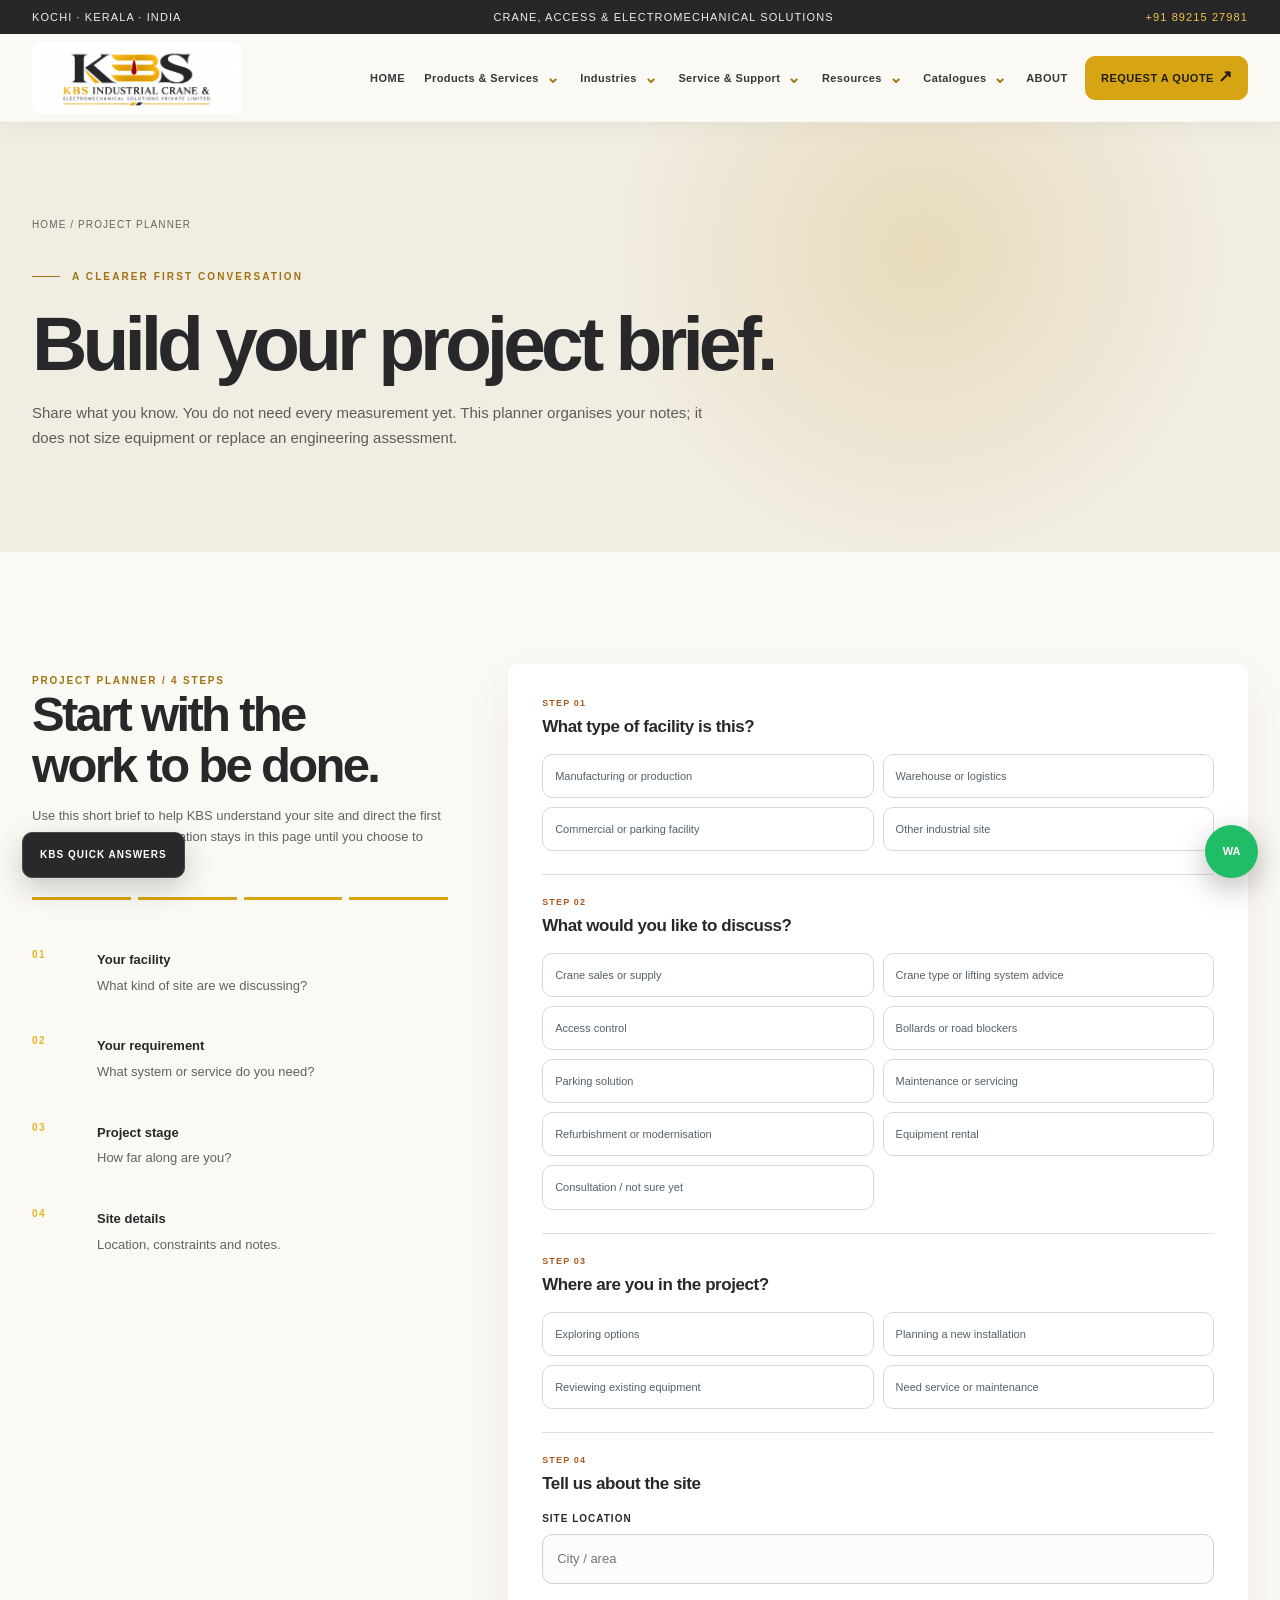
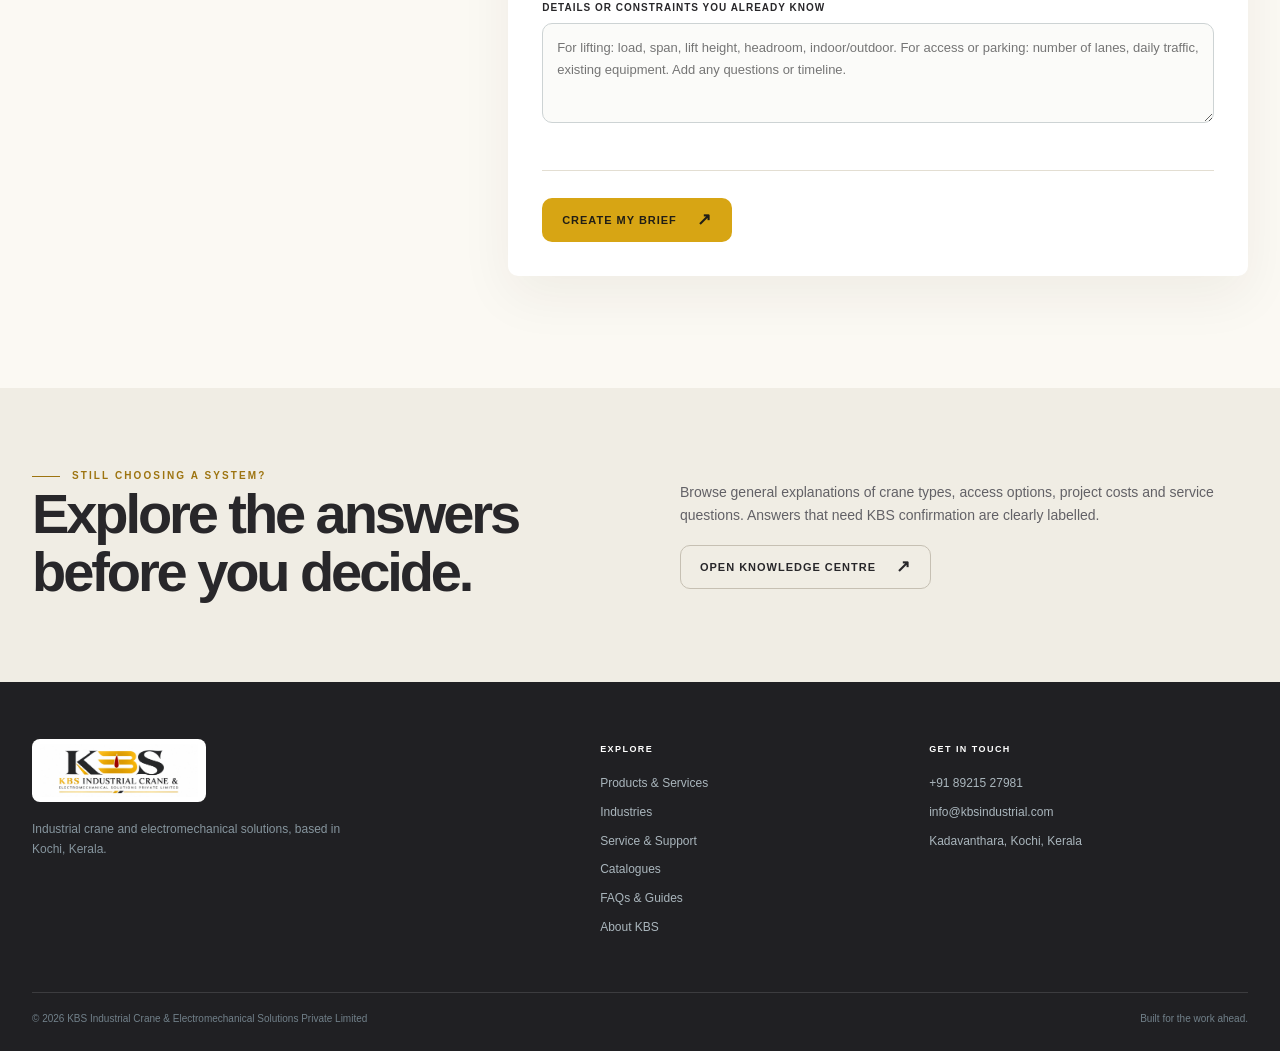
<file: planner.html>
<!doctype html>
<html lang="en"><head><meta charset="utf-8"><meta name="viewport" content="width=device-width,initial-scale=1"><meta name="theme-color" content="#f7f4eb"><meta name="description" content="Create a clear project brief for KBS Industrial crane sales, rental, refurbishment, parking, access and support enquiries."><title>Project Planner | KBS Industrial</title><link rel="icon" href="assets/kbs-logo.png"><link rel="stylesheet" href="site.css"><link rel="stylesheet" href="kb.css"><script src="knowledge.js" defer></script><script src="explorer.js" defer></script><script src="site.js" defer></script></head><body><a class="skip" href="#main">Skip to content</a>
<div class="utility"><div class="wrap utility-row"><span>Kochi · Kerala · India</span><span>Crane, access & electromechanical solutions</span><a href="tel:+918921527981">+91 89215 27981</a></div></div><header class="site-header"><div class="wrap nav-row"><a class="logo" href="index.html" data-page aria-label="KBS Industrial home"><img src="assets/kbs-logo.png" alt="KBS Industrial Crane & Electromechanical Solutions Private Limited"></a><button class="menu-button" aria-expanded="false">Menu</button><nav class="nav" aria-label="Main navigation"><a href="index.html" data-page >Home</a><details class="nav-menu" ><summary >Products &amp; Services <span>⌄</span></summary><div class="nav-dropdown"><a href="solutions.html#lifting" data-page>Crane sales</a><a href="solutions.html#rental" data-page>Crane rental</a><a href="solutions.html#refurbishment" data-page>Refurbishment</a><a href="solutions.html#crane-reference" data-page>Crane types</a><a href="solutions.html#access" data-page>Parking &amp; access</a><a href="solutions.html#perimeter" data-page>Perimeter security</a><a href="solutions.html#automation" data-page>Electrical &amp; automation</a></div></details><details class="nav-menu" ><summary >Industries <span>⌄</span></summary><div class="nav-dropdown"><a href="industries.html#manufacturing" data-page>Manufacturing</a><a href="industries.html#warehouse" data-page>Warehousing &amp; logistics</a><a href="industries.html#construction" data-page>Construction &amp; infrastructure</a><a href="industries.html#ports" data-page>Ports &amp; yards</a><a href="industries.html#commercial" data-page>Commercial properties</a></div></details><details class="nav-menu" ><summary >Service &amp; Support <span>⌄</span></summary><div class="nav-dropdown"><a href="support.html#installation" data-page>Installation &amp; commissioning</a><a href="support.html#maintenance" data-page>Maintenance &amp; repair</a><a href="support.html#assessment" data-page>Inspection &amp; assessment</a><a href="support.html#spares" data-page>Spare parts</a><a href="support.html#upgrades" data-page>Upgrades &amp; modernisation</a></div></details><details class="nav-menu"><summary aria-current="page">Resources <span>⌄</span></summary><div class="nav-dropdown"><a href="explorer.html" data-page>Explore KBS solutions</a><a href="planner.html" data-page>Plan a project</a><a href="knowledge.html" data-page>FAQs &amp; Guides</a></div></details><details class="nav-menu" ><summary >Catalogues <span>⌄</span></summary><div class="nav-dropdown"><a href="catalogues.html#cranes" data-page>Crane catalogue</a><a href="catalogues.html#parking-access" data-page>Parking &amp; access</a><a href="catalogues.html#security" data-page>Perimeter security</a><a href="catalogues.html#automation" data-page>Electrical &amp; automation</a><a class="dropdown-all" href="catalogues.html" data-page>View all catalogues ↗</a></div></details><a href="company.html" data-page >About</a><a class="nav-cta" href="contact.html" data-page >Request a Quote <span class="arrow">↗</span></a></nav></div></header>
<main id="main"><section class="page-hero"><div class="wrap"><div class="breadcrumbs"><a href="index.html" data-page>Home</a> / Project planner</div><div class="eyebrow">A clearer first conversation</div><h1>Build your project brief.</h1><p>Share what you know. You do not need every measurement yet. This planner organises your notes; it does not size equipment or replace an engineering assessment.</p></div></section>
<section class="section"><div class="wrap planner-grid"><aside class="planner-aside"><div class="section-label">Project planner / 4 steps</div><h2 class="section-title">Start with the<br>work to be done.</h2><p>Use this short brief to help KBS understand your site and direct the first conversation. Your information stays in this page until you choose to open WhatsApp or email.</p><div class="planner-progress" aria-label="Four sections"><i class="active"></i><i class="active"></i><i class="active"></i><i class="active"></i></div><div class="list-lines"><div class="list-line"><span>01</span><div><strong>Your facility</strong><p>What kind of site are we discussing?</p></div></div><div class="list-line"><span>02</span><div><strong>Your requirement</strong><p>What system or service do you need?</p></div></div><div class="list-line"><span>03</span><div><strong>Project stage</strong><p>How far along are you?</p></div></div><div class="list-line"><span>04</span><div><strong>Site details</strong><p>Location, constraints and notes.</p></div></div></div></aside>
<div><form class="planner-form" data-project-planner><fieldset class="planner-field"><legend><span>Step 01</span>What type of facility is this?</legend><div class="choice-grid"><label class="choice"><input type="radio" name="facility" value="Manufacturing / production" required><span>Manufacturing or production</span></label><label class="choice"><input type="radio" name="facility" value="Warehouse / logistics"><span>Warehouse or logistics</span></label><label class="choice"><input type="radio" name="facility" value="Commercial / parking"><span>Commercial or parking facility</span></label><label class="choice"><input type="radio" name="facility" value="Other industrial site"><span>Other industrial site</span></label></div></fieldset>
<fieldset class="planner-field"><legend><span>Step 02</span>What would you like to discuss?</legend><div class="choice-grid"><label class="choice"><input type="radio" name="need" value="Crane sales or supply" required><span>Crane sales or supply</span></label><label class="choice"><input type="radio" name="need" value="Crane or lifting system"><span>Crane type or lifting system advice</span></label><label class="choice"><input type="radio" name="need" value="Access control"><span>Access control</span></label><label class="choice"><input type="radio" name="need" value="Bollards or road blockers"><span>Bollards or road blockers</span></label><label class="choice"><input type="radio" name="need" value="Parking solution"><span>Parking solution</span></label><label class="choice"><input type="radio" name="need" value="Maintenance or servicing"><span>Maintenance or servicing</span></label><label class="choice"><input type="radio" name="need" value="Crane refurbishment or modernisation"><span>Refurbishment or modernisation</span></label><label class="choice"><input type="radio" name="need" value="Equipment rental"><span>Equipment rental</span></label><label class="choice"><input type="radio" name="need" value="Engineering consultation / not sure yet"><span>Consultation / not sure yet</span></label></div></fieldset>
<fieldset class="planner-field"><legend><span>Step 03</span>Where are you in the project?</legend><div class="choice-grid"><label class="choice"><input type="radio" name="stage" value="Exploring options" required><span>Exploring options</span></label><label class="choice"><input type="radio" name="stage" value="Planning a new installation"><span>Planning a new installation</span></label><label class="choice"><input type="radio" name="stage" value="Reviewing or upgrading existing equipment"><span>Reviewing existing equipment</span></label><label class="choice"><input type="radio" name="stage" value="Need service or maintenance"><span>Need service or maintenance</span></label></div></fieldset>
<fieldset class="planner-field"><legend><span>Step 04</span>Tell us about the site</legend><div class="field"><label for="location">Site location</label><input type="text" id="location" name="location" placeholder="City / area"></div><div class="field"><label for="details">Details or constraints you already know</label><textarea id="details" name="details" placeholder="For lifting: load, span, lift height, headroom, indoor/outdoor. For access or parking: number of lanes, daily traffic, existing equipment. Add any questions or timeline."></textarea></div></fieldset><button class="button primary" type="submit">Create my brief <span class="arrow">↗</span></button></form>
<section class="brief-output" data-brief-output hidden><h3>Your project brief is ready</h3><pre data-brief-text></pre><div class="brief-actions"><a class="button primary" data-brief-whatsapp target="_blank" rel="noopener">Continue on WhatsApp <span class="arrow">↗</span></a><a class="button outline" data-brief-email>Open email <span class="arrow">↗</span></a></div><p class="brief-note">Review the message before sending. No information is sent until you choose an action.</p></section></div></div></section>
<section class="section sand sm"><div class="wrap split"><div><div class="eyebrow">Still choosing a system?</div><h2 class="section-title">Explore the answers<br>before you decide.</h2></div><div class="copy"><p>Browse general explanations of crane types, access options, project costs and service questions. Answers that need KBS confirmation are clearly labelled.</p><a class="button light" href="knowledge.html" data-page>Open knowledge centre <span class="arrow">↗</span></a></div></div></section></main>
<footer class="footer"><div class="wrap"><div class="footer-top"><div><a class="footer-logo" href="index.html" data-page><img src="assets/kbs-logo.png" alt="KBS Industrial Crane & Electromechanical Solutions Private Limited"></a><p class="footer-blurb">Industrial crane and electromechanical solutions, based in Kochi, Kerala.</p></div><div class="footer-col"><h4>Explore</h4><a href="solutions.html" data-page>Products &amp; Services</a><a href="industries.html" data-page>Industries</a><a href="support.html" data-page>Service &amp; Support</a><a href="catalogues.html" data-page>Catalogues</a><a href="knowledge.html" data-page>FAQs &amp; Guides</a><a href="company.html" data-page>About KBS</a></div><div class="footer-col"><h4>Get in touch</h4><a href="tel:+918921527981">+91 89215 27981</a><a href="mailto:info@kbsindustrial.com">info@kbsindustrial.com</a><span>Kadavanthara, Kochi, Kerala</span></div></div><div class="footer-bottom"><span>© <span data-year></span> KBS Industrial Crane & Electromechanical Solutions Private Limited</span><span>Built for the work ahead.</span></div></div></footer><div data-assistant></div><a class="floating-whatsapp" href="https://wa.me/918921527981" aria-label="Chat with KBS on WhatsApp" target="_blank" rel="noopener">WA</a></body></html>
</file>
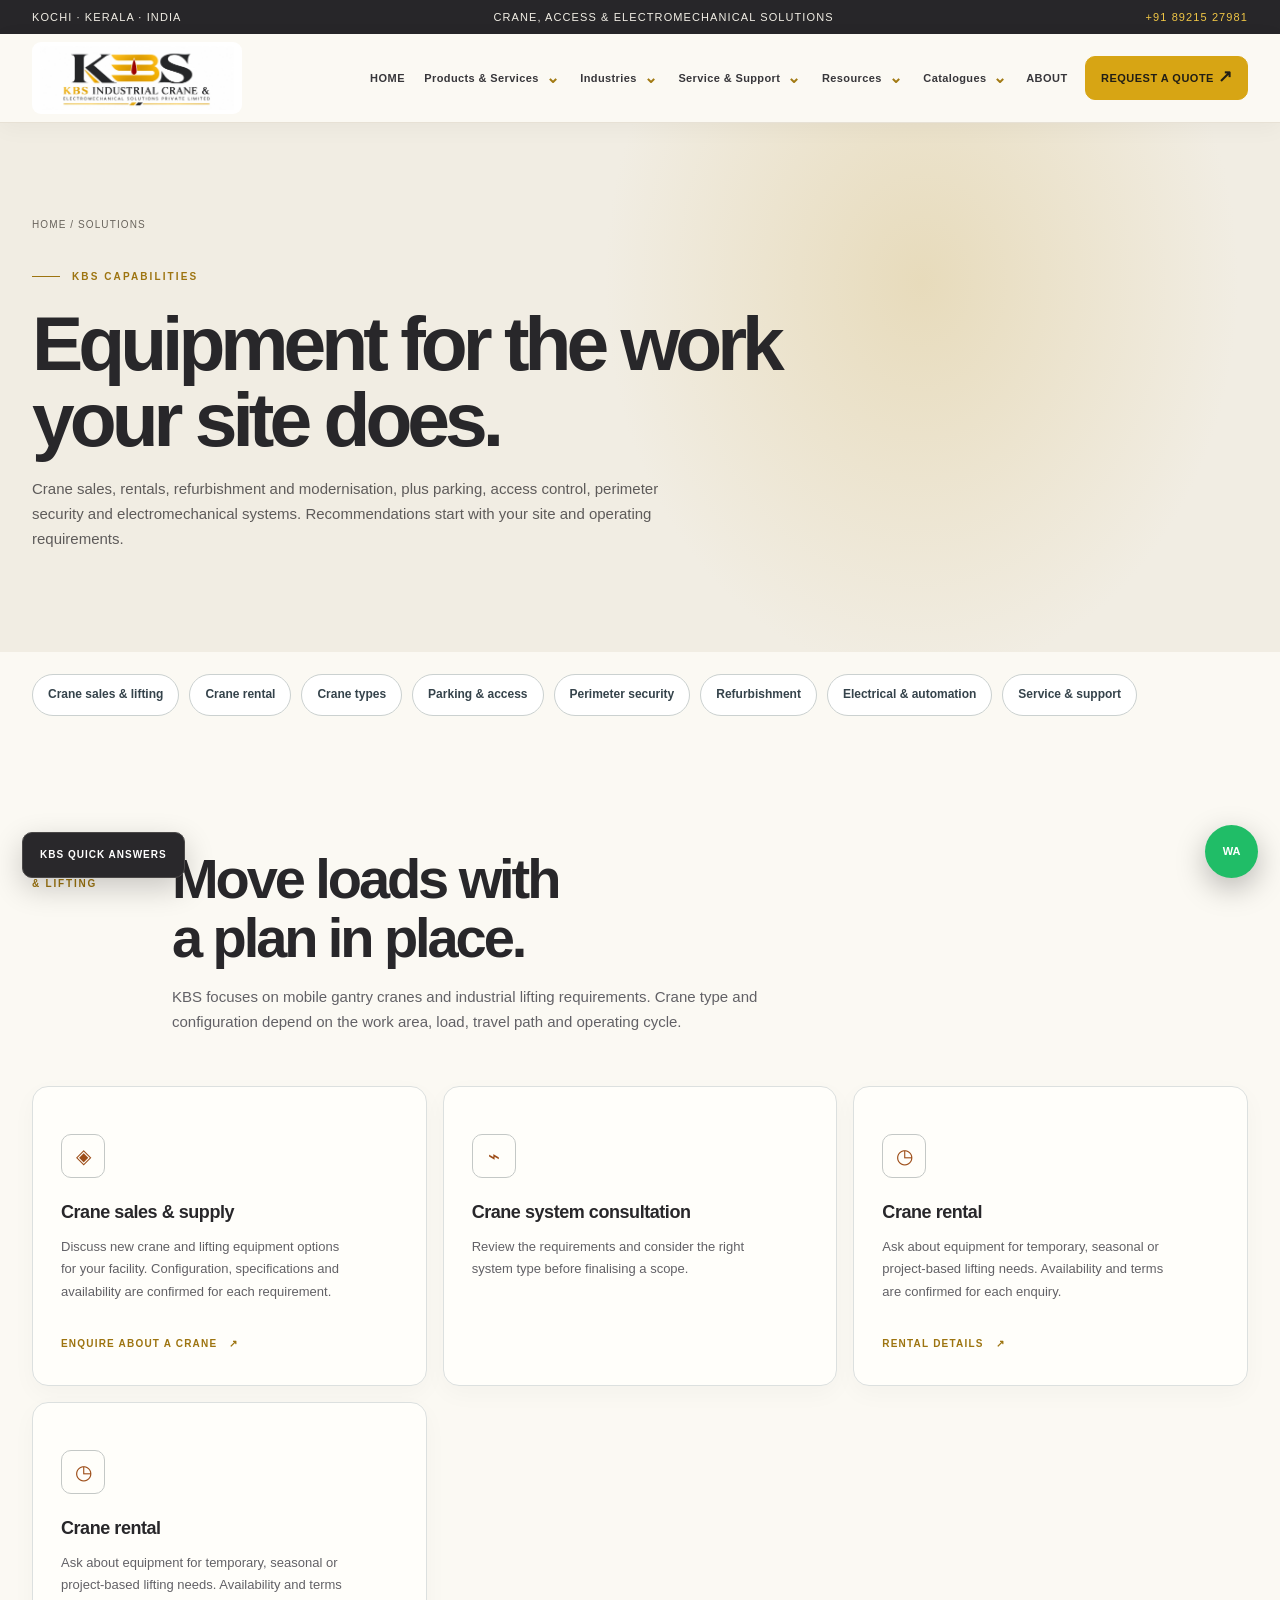
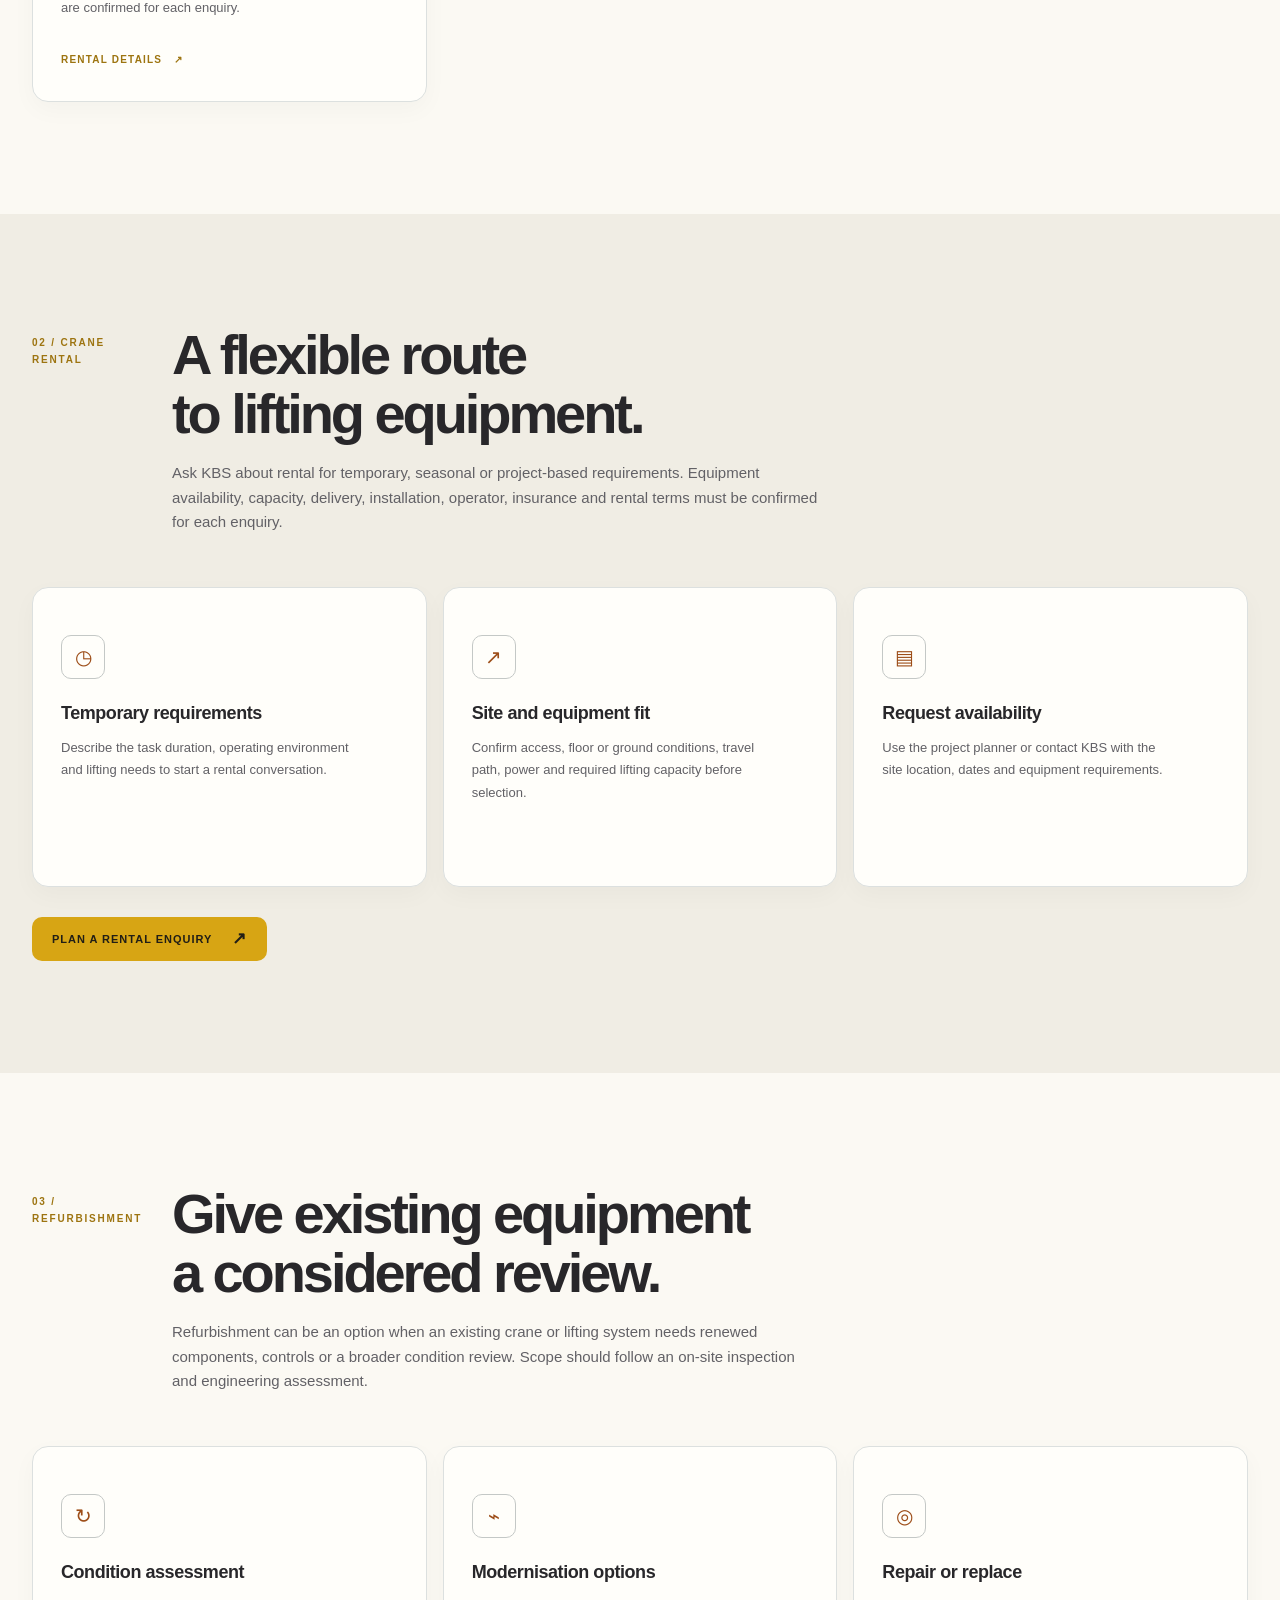
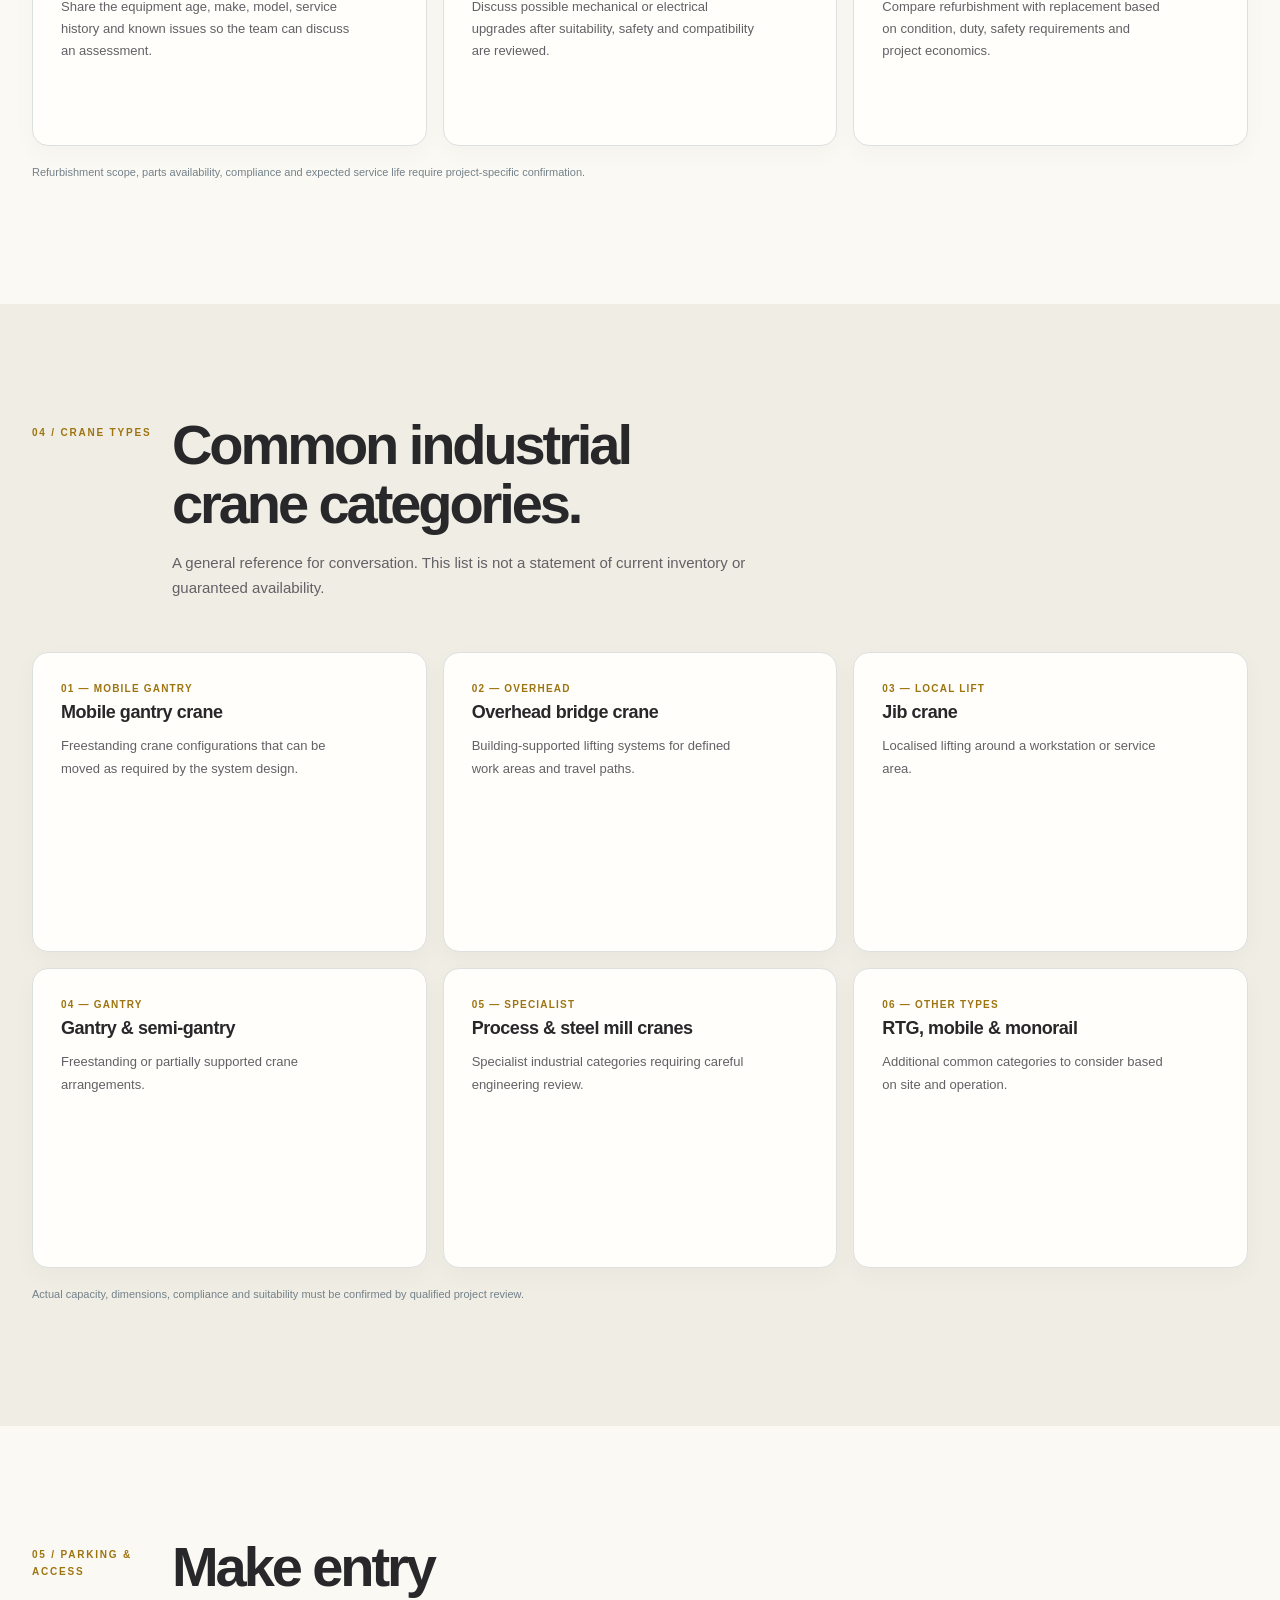
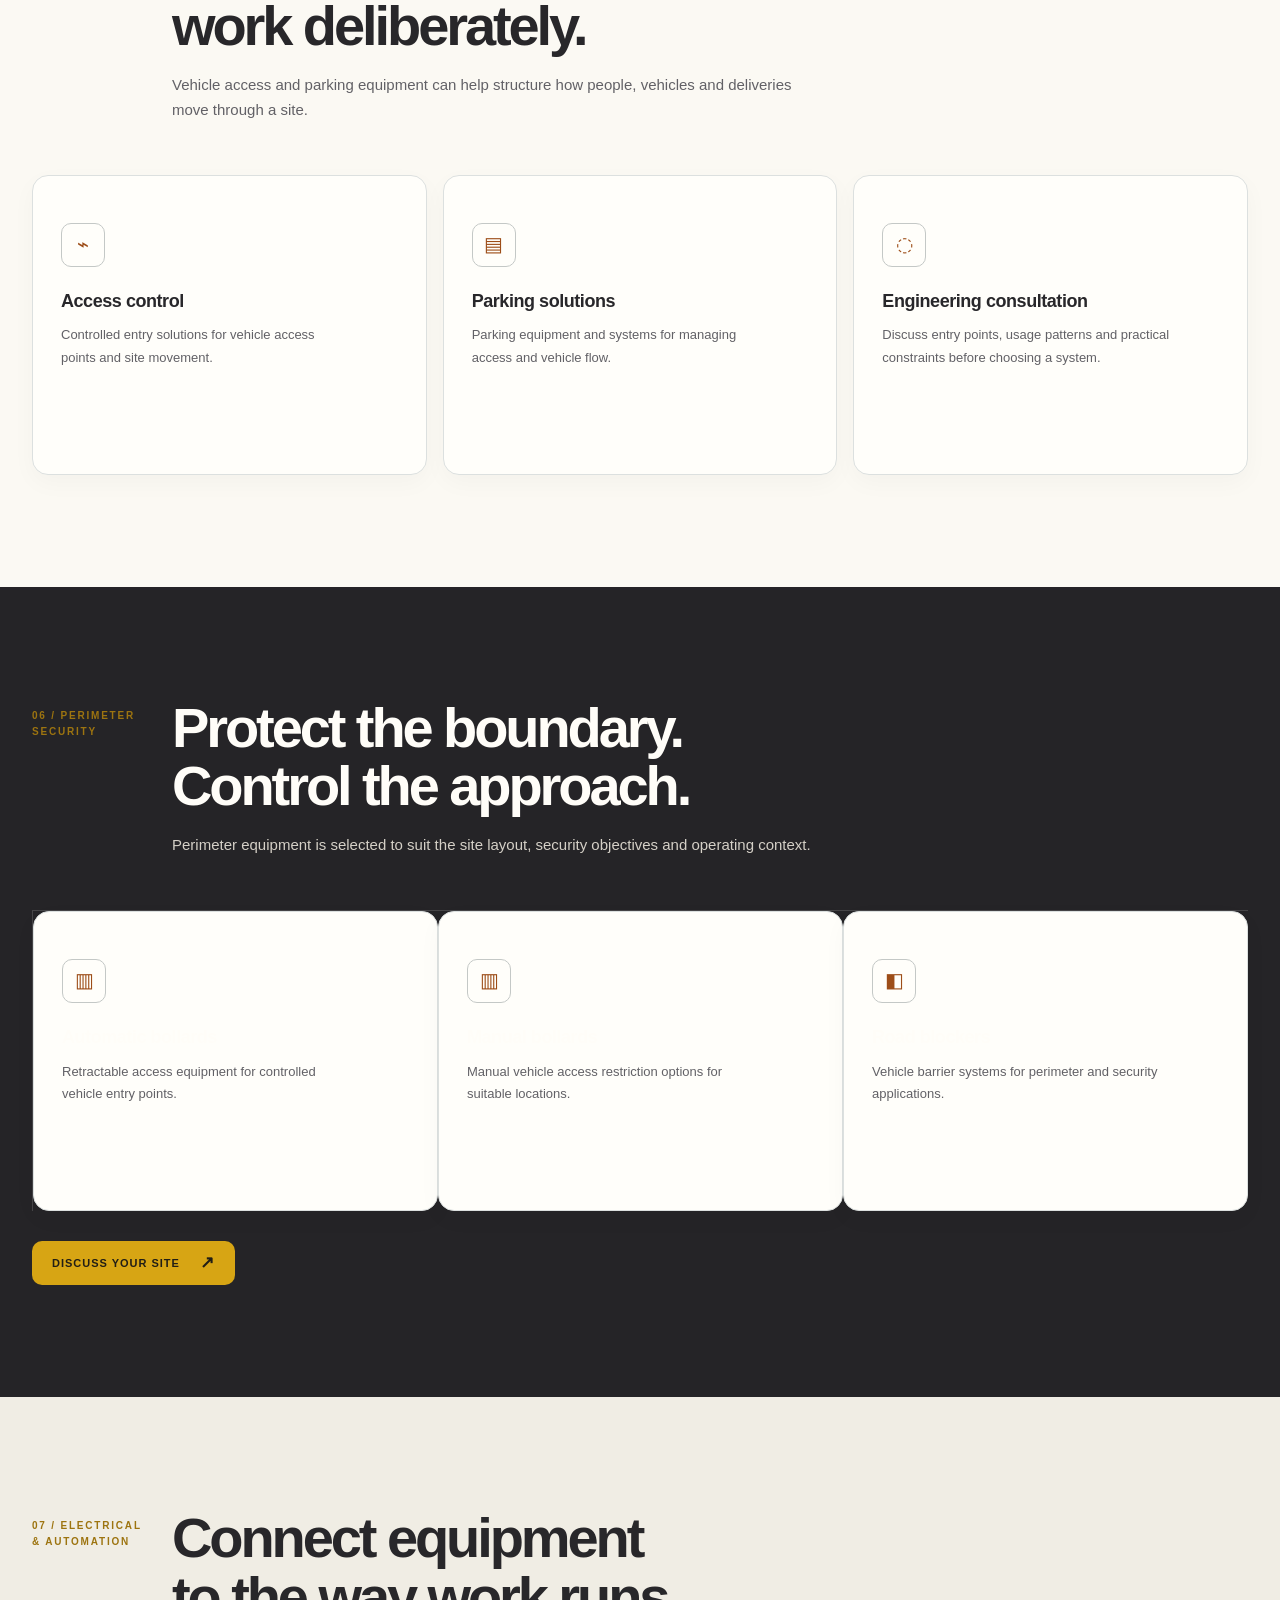
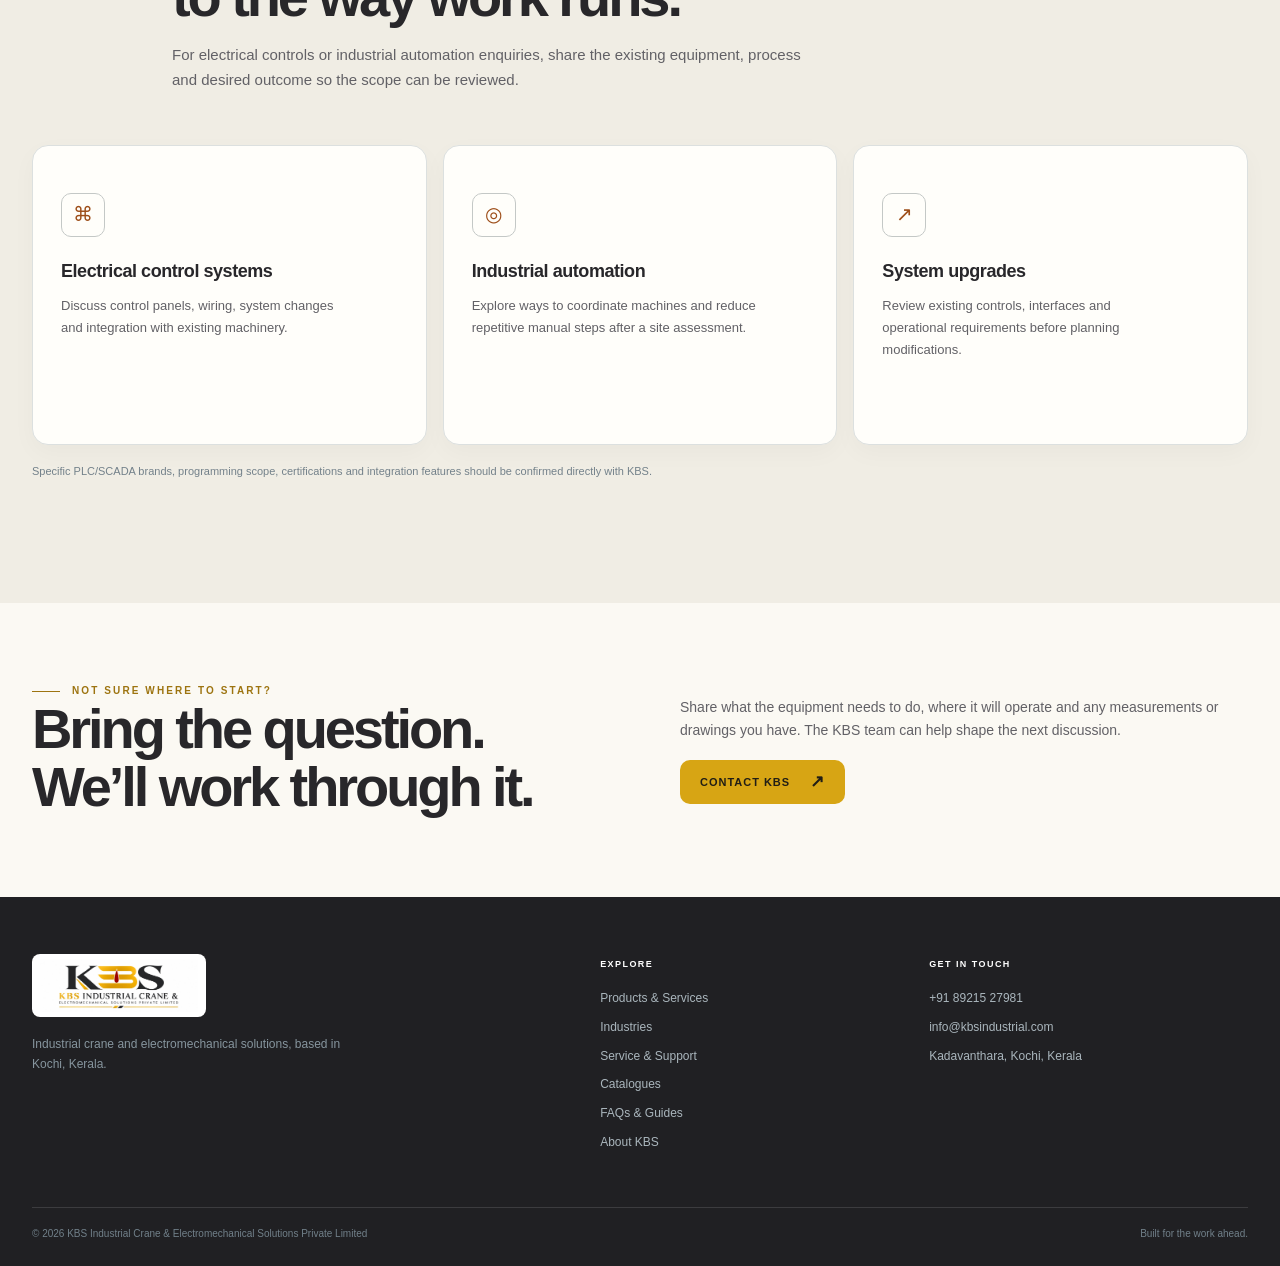
<file: solutions.html>
<!doctype html>
<html lang="en"><head><meta charset="utf-8"><meta name="viewport" content="width=device-width,initial-scale=1"><meta name="theme-color" content="#f7f4eb"><meta name="description" content="Explore KBS Industrial crane, lifting, access control, parking and perimeter protection solutions in Kochi."><title>Solutions | KBS Industrial</title><link rel="icon" href="assets/kbs-logo.png"><link rel="stylesheet" href="site.css"><link rel="stylesheet" href="kb.css"><script src="knowledge.js" defer></script><script src="explorer.js" defer></script><script src="site.js" defer></script></head><body><a class="skip" href="#main">Skip to content</a>
<div class="utility"><div class="wrap utility-row"><span>Kochi · Kerala · India</span><span>Crane, access & electromechanical solutions</span><a href="tel:+918921527981">+91 89215 27981</a></div></div><header class="site-header"><div class="wrap nav-row"><a class="logo" href="index.html" data-page aria-label="KBS Industrial home"><img src="assets/kbs-logo.png" alt="KBS Industrial Crane & Electromechanical Solutions Private Limited"></a><button class="menu-button" aria-expanded="false">Menu</button><nav class="nav" aria-label="Main navigation"><a href="index.html" data-page >Home</a><details class="nav-menu"><summary aria-current="page">Products &amp; Services <span>⌄</span></summary><div class="nav-dropdown"><a href="solutions.html#lifting" data-page>Crane sales</a><a href="solutions.html#rental" data-page>Crane rental</a><a href="solutions.html#refurbishment" data-page>Refurbishment</a><a href="solutions.html#crane-reference" data-page>Crane types</a><a href="solutions.html#access" data-page>Parking &amp; access</a><a href="solutions.html#perimeter" data-page>Perimeter security</a><a href="solutions.html#automation" data-page>Electrical &amp; automation</a></div></details><details class="nav-menu" ><summary >Industries <span>⌄</span></summary><div class="nav-dropdown"><a href="industries.html#manufacturing" data-page>Manufacturing</a><a href="industries.html#warehouse" data-page>Warehousing &amp; logistics</a><a href="industries.html#construction" data-page>Construction &amp; infrastructure</a><a href="industries.html#ports" data-page>Ports &amp; yards</a><a href="industries.html#commercial" data-page>Commercial properties</a></div></details><details class="nav-menu" ><summary >Service &amp; Support <span>⌄</span></summary><div class="nav-dropdown"><a href="support.html#installation" data-page>Installation &amp; commissioning</a><a href="support.html#maintenance" data-page>Maintenance &amp; repair</a><a href="support.html#assessment" data-page>Inspection &amp; assessment</a><a href="support.html#spares" data-page>Spare parts</a><a href="support.html#upgrades" data-page>Upgrades &amp; modernisation</a></div></details><details class="nav-menu" ><summary >Resources <span>⌄</span></summary><div class="nav-dropdown"><a href="explorer.html" data-page>Explore KBS solutions</a><a href="planner.html" data-page>Plan a project</a><a href="knowledge.html" data-page>FAQs &amp; Guides</a></div></details><details class="nav-menu" ><summary >Catalogues <span>⌄</span></summary><div class="nav-dropdown"><a href="catalogues.html#cranes" data-page>Crane catalogue</a><a href="catalogues.html#parking-access" data-page>Parking &amp; access</a><a href="catalogues.html#security" data-page>Perimeter security</a><a href="catalogues.html#automation" data-page>Electrical &amp; automation</a><a class="dropdown-all" href="catalogues.html" data-page>View all catalogues ↗</a></div></details><a href="company.html" data-page >About</a><a class="nav-cta" href="contact.html" data-page >Request a Quote <span class="arrow">↗</span></a></nav></div></header>
<main id="main"><section class="page-hero"><div class="wrap"><div class="breadcrumbs"><a href="index.html" data-page>Home</a> / Solutions</div><div class="eyebrow">KBS capabilities</div><h1>Equipment for the work your site does.</h1><p>Crane sales, rentals, refurbishment and modernisation, plus parking, access control, perimeter security and electromechanical systems. Recommendations start with your site and operating requirements.</p></div></section>
<nav class="solution-jumps wrap" aria-label="Jump to a solution area"><a href="#lifting">Crane sales & lifting</a><a href="#rental">Crane rental</a><a href="#crane-reference">Crane types</a><a href="#access">Parking & access</a><a href="#perimeter">Perimeter security</a><a href="#refurbishment">Refurbishment</a><a href="#automation">Electrical & automation</a><a href="support.html" data-page>Service & support</a></nav><section class="section" id="lifting"><div class="wrap"><div class="section-head reveal"><div class="section-label">01 / Crane sales & lifting</div><div><h2 class="section-title">Move loads with<br>a plan in place.</h2><p class="section-intro">KBS focuses on mobile gantry cranes and industrial lifting requirements. Crane type and configuration depend on the work area, load, travel path and operating cycle.</p></div></div><div class="service-grid catalog-grid"><article class="project-card catalog-card reveal"><div class="service-icon">◈</div><h3>Crane sales & supply</h3><p>Discuss new crane and lifting equipment options for your facility. Configuration, specifications and availability are confirmed for each requirement.</p><a class="text-link" href="planner.html" data-page>Enquire about a crane <span>↗</span></a></article><article class="project-card catalog-card reveal delay"><div class="service-icon">⌁</div><h3>Crane system consultation</h3><p>Review the requirements and consider the right system type before finalising a scope.</p></article><article class="project-card catalog-card"><div class="service-icon">◷</div><h3>Crane rental</h3><p>Ask about equipment for temporary, seasonal or project-based lifting needs. Availability and terms are confirmed for each enquiry.</p><a class="text-link" href="#rental">Rental details <span>↗</span></a></article><article class="project-card catalog-card"><div class="service-icon">◷</div><h3>Crane rental</h3><p>Ask about equipment for temporary, seasonal or project-based lifting needs. Availability and terms are confirmed for each enquiry.</p><a class="text-link" href="#rental">Rental details <span>↗</span></a></article></div></div></section><section class="section sand" id="rental"><div class="wrap"><div class="section-head reveal"><div class="section-label">02 / Crane rental</div><div><h2 class="section-title">A flexible route<br>to lifting equipment.</h2><p class="section-intro">Ask KBS about rental for temporary, seasonal or project-based requirements. Equipment availability, capacity, delivery, installation, operator, insurance and rental terms must be confirmed for each enquiry.</p></div></div><div class="service-grid catalog-grid"><article class="project-card catalog-card"><div class="service-icon">◷</div><h3>Temporary requirements</h3><p>Describe the task duration, operating environment and lifting needs to start a rental conversation.</p></article><article class="project-card catalog-card"><div class="service-icon">↗</div><h3>Site and equipment fit</h3><p>Confirm access, floor or ground conditions, travel path, power and required lifting capacity before selection.</p></article><article class="project-card catalog-card"><div class="service-icon">▤</div><h3>Request availability</h3><p>Use the project planner or contact KBS with the site location, dates and equipment requirements.</p></article></div><div class="button-row"><a class="button primary" href="planner.html" data-page>Plan a rental enquiry <span class="arrow">↗</span></a></div></div></section><section class="section" id="refurbishment"><div class="wrap"><div class="section-head reveal"><div class="section-label">03 / Refurbishment</div><div><h2 class="section-title">Give existing equipment<br>a considered review.</h2><p class="section-intro">Refurbishment can be an option when an existing crane or lifting system needs renewed components, controls or a broader condition review. Scope should follow an on-site inspection and engineering assessment.</p></div></div><div class="service-grid catalog-grid"><article class="project-card catalog-card"><div class="service-icon">↻</div><h3>Condition assessment</h3><p>Share the equipment age, make, model, service history and known issues so the team can discuss an assessment.</p></article><article class="project-card catalog-card"><div class="service-icon">⌁</div><h3>Modernisation options</h3><p>Discuss possible mechanical or electrical upgrades after suitability, safety and compatibility are reviewed.</p></article><article class="project-card catalog-card"><div class="service-icon">◎</div><h3>Repair or replace</h3><p>Compare refurbishment with replacement based on condition, duty, safety requirements and project economics.</p></article></div><p class="spec-note">Refurbishment scope, parts availability, compliance and expected service life require project-specific confirmation.</p></div></section><section class="section sand" id="crane-reference"><div class="wrap"><div class="section-head reveal"><div class="section-label">04 / Crane types</div><div><h2 class="section-title">Common industrial<br>crane categories.</h2><p class="section-intro">A general reference for conversation. This list is not a statement of current inventory or guaranteed availability.</p></div></div><div class="service-grid catalog-grid"><article class="project-card catalog-card"><span class="service-kicker">01 — MOBILE GANTRY</span><h3>Mobile gantry crane</h3><p>Freestanding crane configurations that can be moved as required by the system design.</p></article><article class="project-card catalog-card"><span class="service-kicker">02 — OVERHEAD</span><h3>Overhead bridge crane</h3><p>Building-supported lifting systems for defined work areas and travel paths.</p></article><article class="project-card catalog-card"><span class="service-kicker">03 — LOCAL LIFT</span><h3>Jib crane</h3><p>Localised lifting around a workstation or service area.</p></article><article class="project-card catalog-card"><span class="service-kicker">04 — GANTRY</span><h3>Gantry & semi-gantry</h3><p>Freestanding or partially supported crane arrangements.</p></article><article class="project-card catalog-card"><span class="service-kicker">05 — SPECIALIST</span><h3>Process & steel mill cranes</h3><p>Specialist industrial categories requiring careful engineering review.</p></article><article class="project-card catalog-card"><span class="service-kicker">06 — OTHER TYPES</span><h3>RTG, mobile & monorail</h3><p>Additional common categories to consider based on site and operation.</p></article></div><p class="spec-note">Actual capacity, dimensions, compliance and suitability must be confirmed by qualified project review.</p></div></section><section class="section" id="access"><div class="wrap"><div class="section-head reveal"><div class="section-label">05 / Parking & access</div><div><h2 class="section-title">Make entry<br>work deliberately.</h2><p class="section-intro">Vehicle access and parking equipment can help structure how people, vehicles and deliveries move through a site.</p></div></div><div class="service-grid catalog-grid"><article class="project-card catalog-card"><div class="service-icon">⌁</div><h3>Access control</h3><p>Controlled entry solutions for vehicle access points and site movement.</p></article><article class="project-card catalog-card"><div class="service-icon">▤</div><h3>Parking solutions</h3><p>Parking equipment and systems for managing access and vehicle flow.</p></article><article class="project-card catalog-card"><div class="service-icon">◌</div><h3>Engineering consultation</h3><p>Discuss entry points, usage patterns and practical constraints before choosing a system.</p></article></div></div></section><section class="section dark" id="perimeter"><div class="wrap"><div class="section-head reveal"><div class="section-label">06 / Perimeter security</div><div><h2 class="section-title">Protect the boundary.<br>Control the approach.</h2><p class="section-intro">Perimeter equipment is selected to suit the site layout, security objectives and operating context.</p></div></div><div class="service-grid" style="border-color:#ffffff26"><article class="project-card catalog-card"><div class="service-icon">▥</div><h3>Automatic bollards</h3><p>Retractable access equipment for controlled vehicle entry points.</p></article><article class="project-card catalog-card"><div class="service-icon">▥</div><h3>Manual bollards</h3><p>Manual vehicle access restriction options for suitable locations.</p></article><article class="project-card catalog-card"><div class="service-icon">◧</div><h3>Road blockers</h3><p>Vehicle barrier systems for perimeter and security applications.</p></article></div><div class="button-row"><a class="button primary" href="contact.html" data-page>Discuss your site <span class="arrow">↗</span></a></div></div></section><section class="section sand" id="automation"><div class="wrap"><div class="section-head reveal"><div class="section-label">07 / Electrical & automation</div><div><h2 class="section-title">Connect equipment<br>to the way work runs.</h2><p class="section-intro">For electrical controls or industrial automation enquiries, share the existing equipment, process and desired outcome so the scope can be reviewed.</p></div></div><div class="service-grid catalog-grid"><article class="project-card catalog-card"><div class="service-icon">⌘</div><h3>Electrical control systems</h3><p>Discuss control panels, wiring, system changes and integration with existing machinery.</p></article><article class="project-card catalog-card"><div class="service-icon">◎</div><h3>Industrial automation</h3><p>Explore ways to coordinate machines and reduce repetitive manual steps after a site assessment.</p></article><article class="project-card catalog-card"><div class="service-icon">↗</div><h3>System upgrades</h3><p>Review existing controls, interfaces and operational requirements before planning modifications.</p></article></div><p class="spec-note">Specific PLC/SCADA brands, programming scope, certifications and integration features should be confirmed directly with KBS.</p></div></section><section class="section sm"><div class="wrap split"><div><div class="eyebrow">Not sure where to start?</div><h2 class="section-title">Bring the question.<br>We’ll work through it.</h2></div><div class="copy"><p>Share what the equipment needs to do, where it will operate and any measurements or drawings you have. The KBS team can help shape the next discussion.</p><a class="button primary" href="contact.html" data-page>Contact KBS <span class="arrow">↗</span></a></div></div></section></main>
<footer class="footer"><div class="wrap"><div class="footer-top"><div><a class="footer-logo" href="index.html" data-page><img src="assets/kbs-logo.png" alt="KBS Industrial Crane & Electromechanical Solutions Private Limited"></a><p class="footer-blurb">Industrial crane and electromechanical solutions, based in Kochi, Kerala.</p></div><div class="footer-col"><h4>Explore</h4><a href="solutions.html" data-page>Products &amp; Services</a><a href="industries.html" data-page>Industries</a><a href="support.html" data-page>Service &amp; Support</a><a href="catalogues.html" data-page>Catalogues</a><a href="knowledge.html" data-page>FAQs &amp; Guides</a><a href="company.html" data-page>About KBS</a></div><div class="footer-col"><h4>Get in touch</h4><a href="tel:+918921527981">+91 89215 27981</a><a href="mailto:info@kbsindustrial.com">info@kbsindustrial.com</a><span>Kadavanthara, Kochi, Kerala</span></div></div><div class="footer-bottom"><span>© <span data-year></span> KBS Industrial Crane & Electromechanical Solutions Private Limited</span><span>Built for the work ahead.</span></div></div></footer><div data-assistant></div><a class="floating-whatsapp" href="https://wa.me/918921527981" aria-label="Chat with KBS on WhatsApp" target="_blank" rel="noopener">WA</a></body></html>
</file>
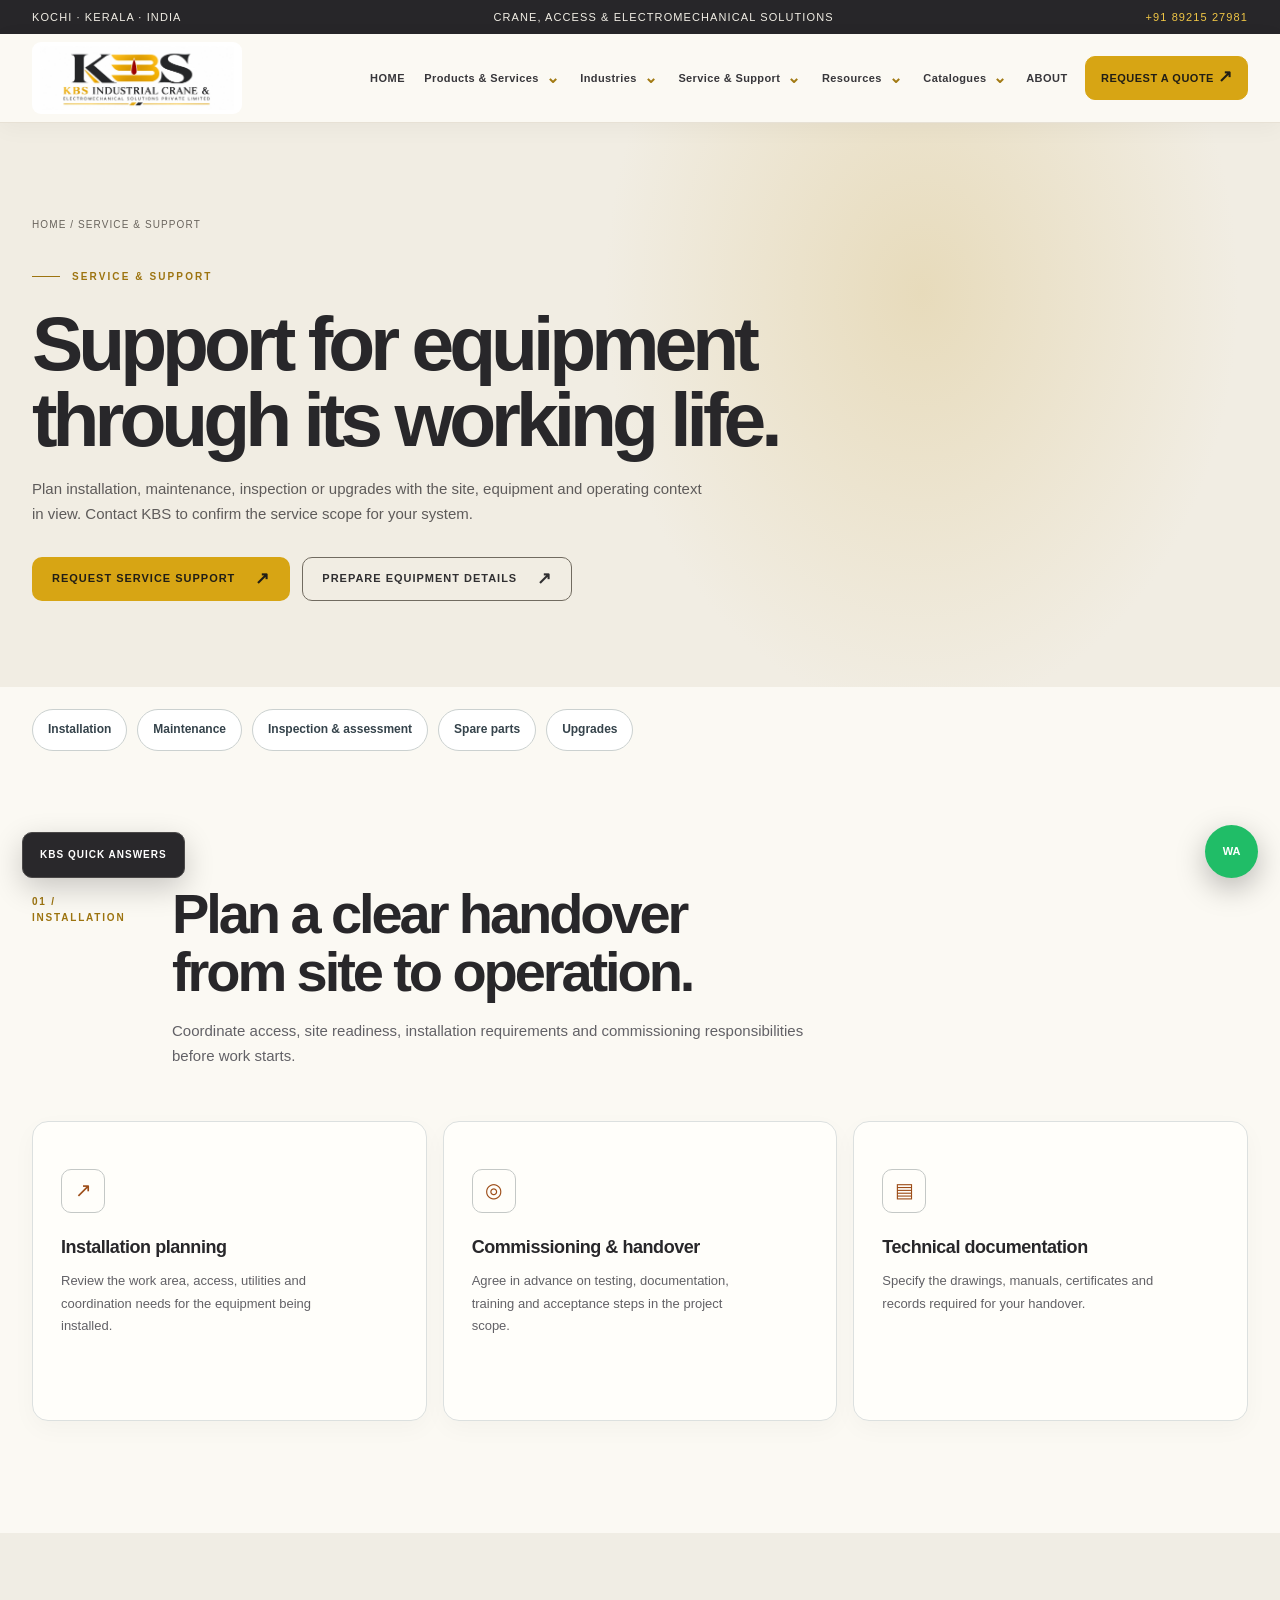
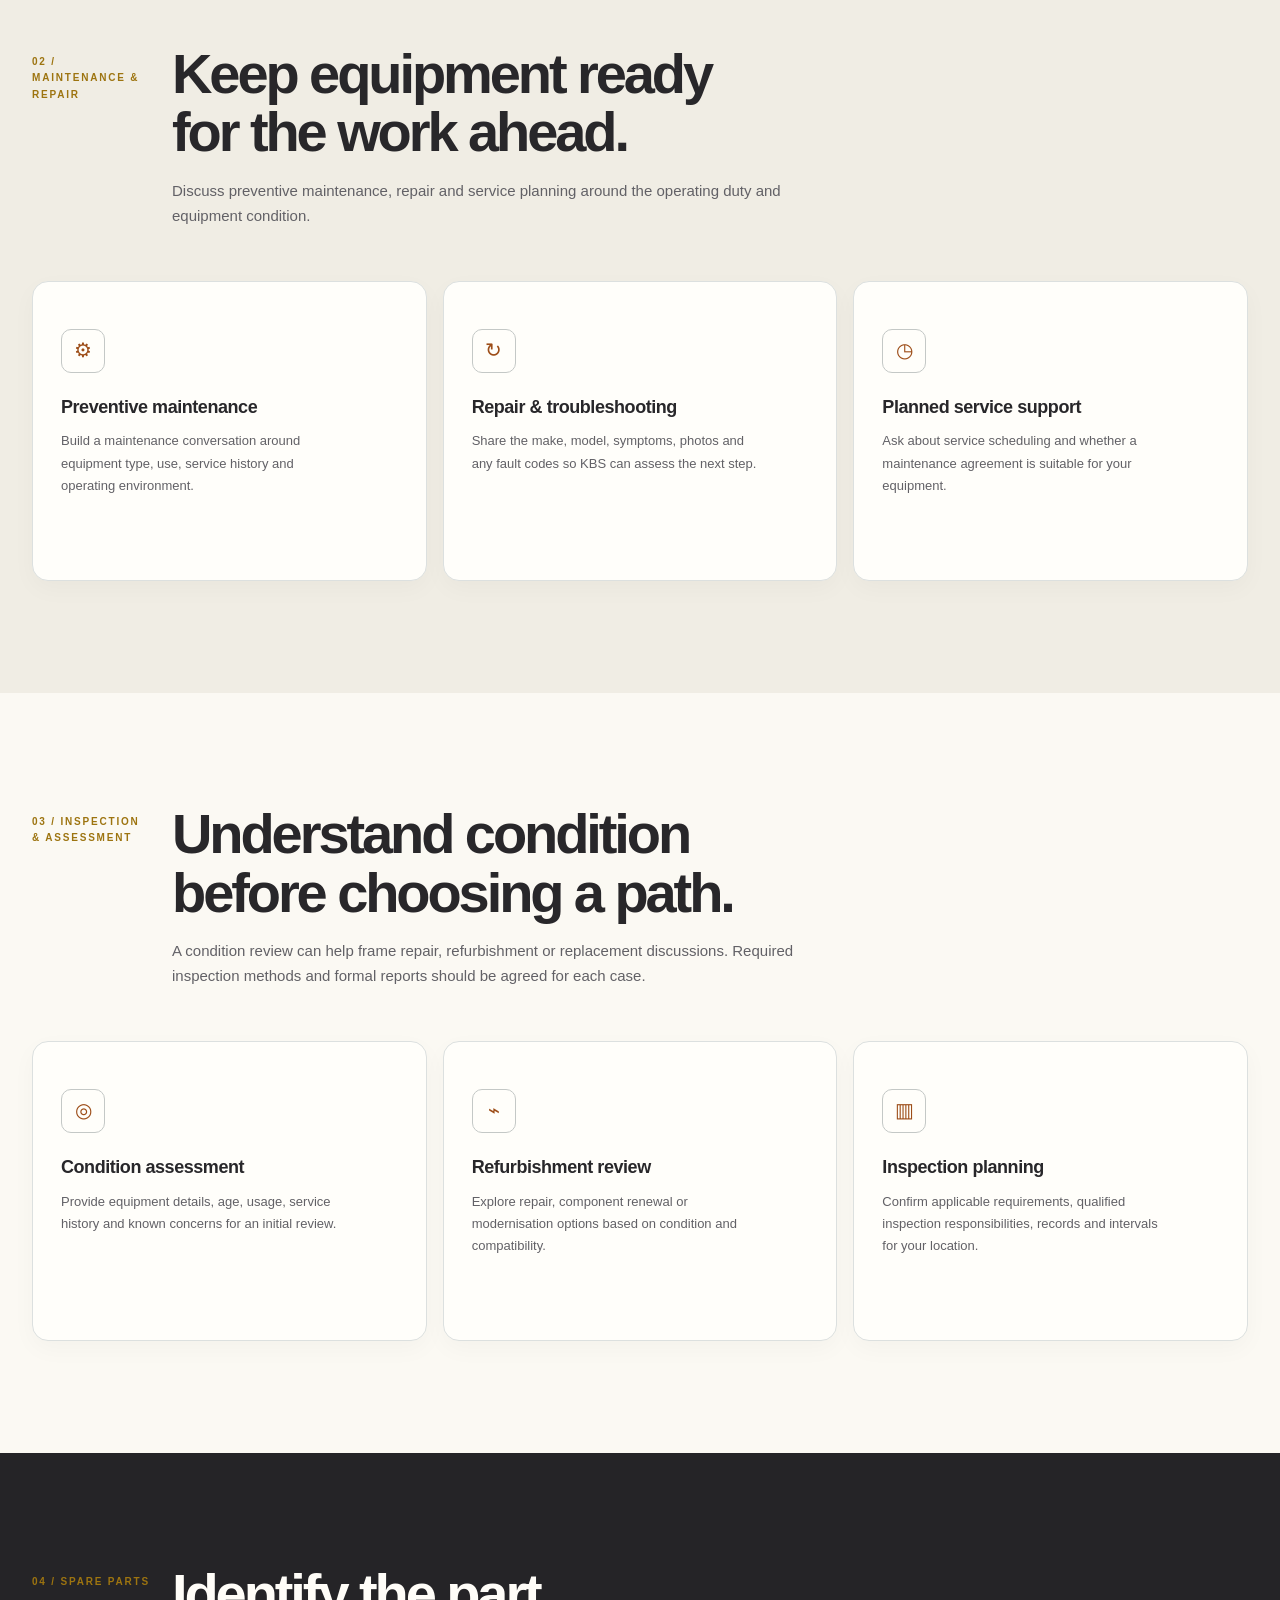
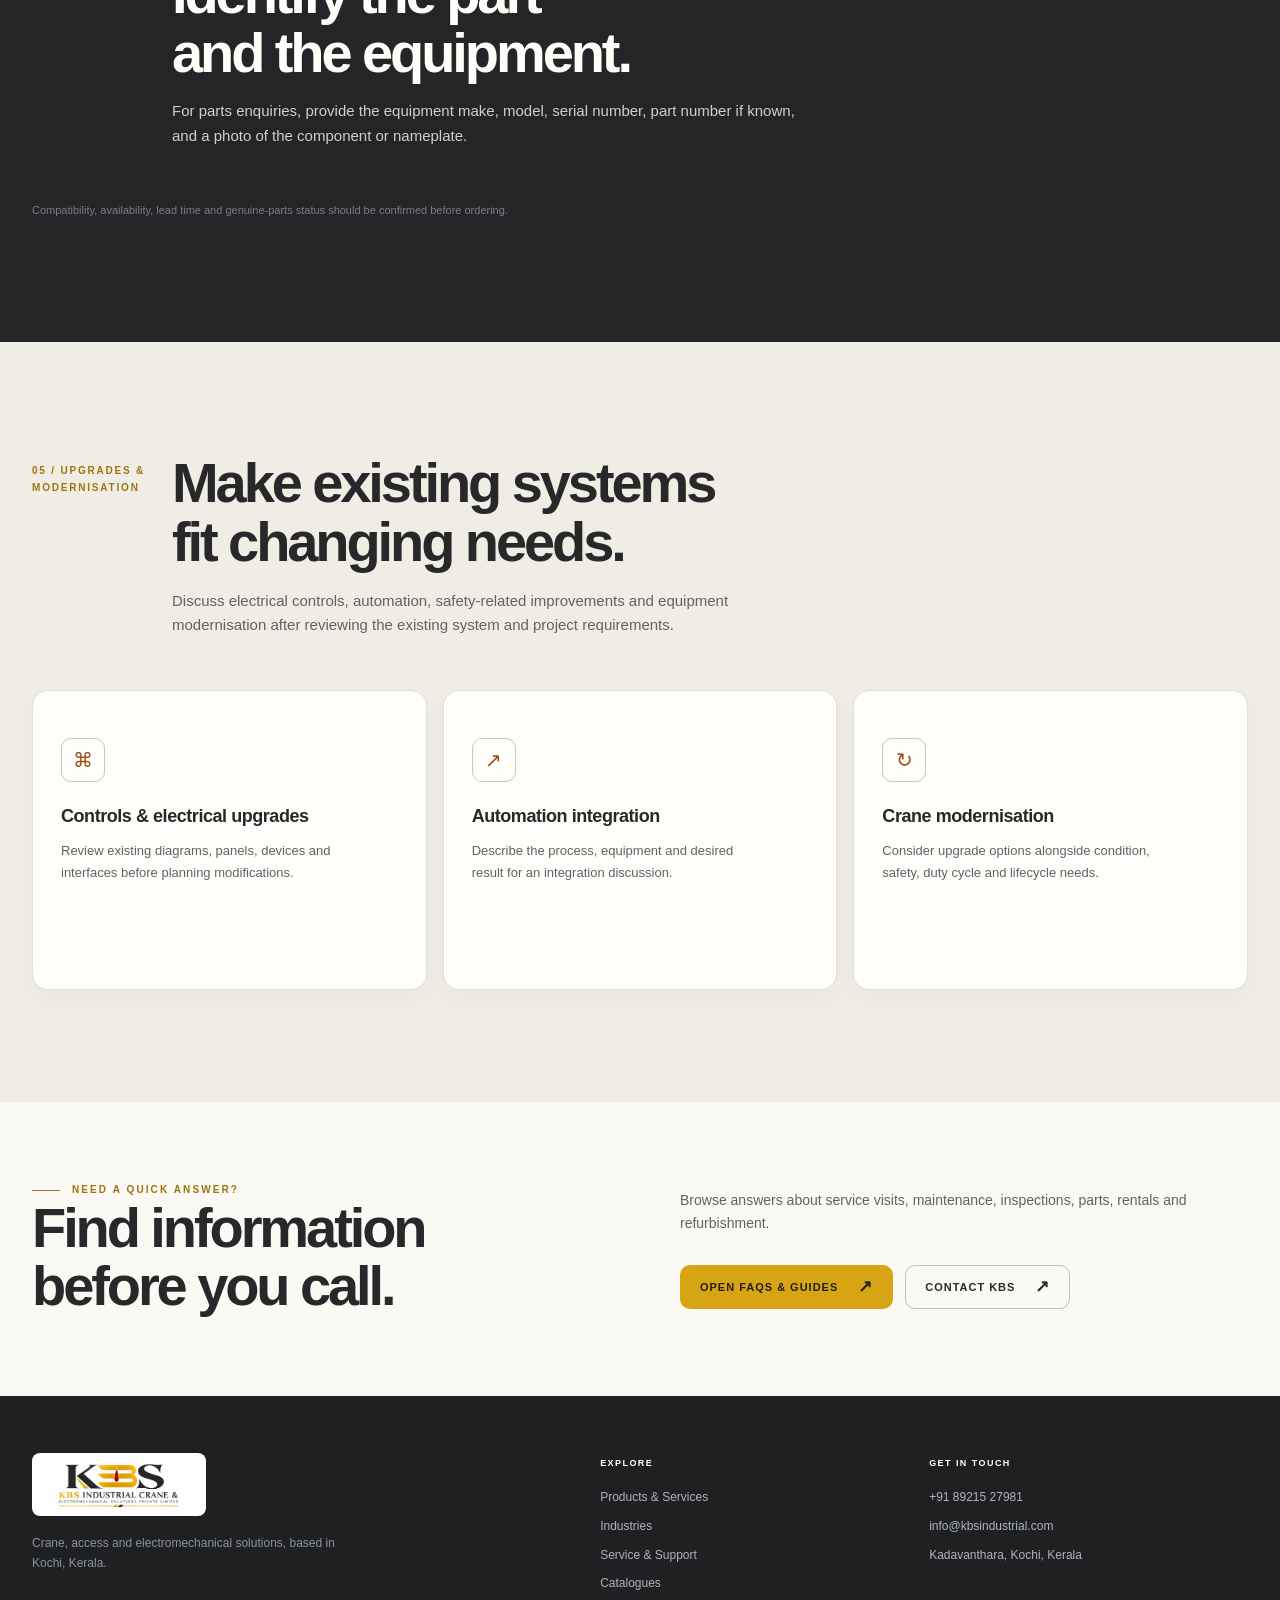
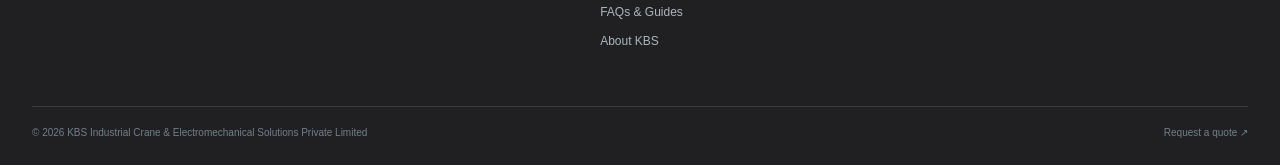
<file: support.html>
<!doctype html><html lang="en"><head><meta charset="utf-8"><meta name="viewport" content="width=device-width,initial-scale=1"><meta name="theme-color" content="#f7f4eb"><meta name="description" content="KBS Industrial installation, maintenance, inspections, refurbishment and technical support for crane and electromechanical systems."><title>Service & Support | KBS Industrial</title><link rel="icon" href="assets/kbs-logo.png"><link rel="stylesheet" href="site.css"><link rel="stylesheet" href="kb.css"><script src="knowledge.js" defer></script><script src="explorer.js" defer></script><script src="site.js" defer></script></head><body><a class="skip" href="#main">Skip to content</a><div class="utility"><div class="wrap utility-row"><span>Kochi · Kerala · India</span><span>Crane, access & electromechanical solutions</span><a href="tel:+918921527981">+91 89215 27981</a></div></div><header class="site-header"><div class="wrap nav-row"><a class="logo" href="index.html" data-page aria-label="KBS Industrial home"><img src="assets/kbs-logo.png" alt="KBS Industrial Crane & Electromechanical Solutions Private Limited"></a><button class="menu-button" aria-expanded="false">Menu</button><nav class="nav" aria-label="Main navigation"><a href="index.html" data-page >Home</a><details class="nav-menu" ><summary >Products &amp; Services <span>⌄</span></summary><div class="nav-dropdown"><a href="solutions.html#lifting" data-page>Crane sales</a><a href="solutions.html#rental" data-page>Crane rental</a><a href="solutions.html#refurbishment" data-page>Refurbishment</a><a href="solutions.html#crane-reference" data-page>Crane types</a><a href="solutions.html#access" data-page>Parking &amp; access</a><a href="solutions.html#perimeter" data-page>Perimeter security</a><a href="solutions.html#automation" data-page>Electrical &amp; automation</a></div></details><details class="nav-menu" ><summary >Industries <span>⌄</span></summary><div class="nav-dropdown"><a href="industries.html#manufacturing" data-page>Manufacturing</a><a href="industries.html#warehouse" data-page>Warehousing &amp; logistics</a><a href="industries.html#construction" data-page>Construction &amp; infrastructure</a><a href="industries.html#ports" data-page>Ports &amp; yards</a><a href="industries.html#commercial" data-page>Commercial properties</a></div></details><details class="nav-menu"><summary aria-current="page">Service &amp; Support <span>⌄</span></summary><div class="nav-dropdown"><a href="support.html#installation" data-page>Installation &amp; commissioning</a><a href="support.html#maintenance" data-page>Maintenance &amp; repair</a><a href="support.html#assessment" data-page>Inspection &amp; assessment</a><a href="support.html#spares" data-page>Spare parts</a><a href="support.html#upgrades" data-page>Upgrades &amp; modernisation</a></div></details><details class="nav-menu" ><summary >Resources <span>⌄</span></summary><div class="nav-dropdown"><a href="explorer.html" data-page>Explore KBS solutions</a><a href="planner.html" data-page>Plan a project</a><a href="knowledge.html" data-page>FAQs &amp; Guides</a></div></details><details class="nav-menu" ><summary >Catalogues <span>⌄</span></summary><div class="nav-dropdown"><a href="catalogues.html#cranes" data-page>Crane catalogue</a><a href="catalogues.html#parking-access" data-page>Parking &amp; access</a><a href="catalogues.html#security" data-page>Perimeter security</a><a href="catalogues.html#automation" data-page>Electrical &amp; automation</a><a class="dropdown-all" href="catalogues.html" data-page>View all catalogues ↗</a></div></details><a href="company.html" data-page >About</a><a class="nav-cta" href="contact.html" data-page >Request a Quote <span class="arrow">↗</span></a></nav></div></header><main id="main"><section class="page-hero"><div class="wrap"><div class="breadcrumbs"><a href="index.html" data-page>Home</a> / Service & Support</div><div class="eyebrow">Service & support</div><h1>Support for equipment through its working life.</h1><p>Plan installation, maintenance, inspection or upgrades with the site, equipment and operating context in view. Contact KBS to confirm the service scope for your system.</p><div class="button-row"><a class="button primary" href="contact.html" data-page>Request service support <span class="arrow">↗</span></a><a class="button outline" href="planner.html" data-page>Prepare equipment details <span class="arrow">↗</span></a></div></div></section><nav class="solution-jumps wrap" aria-label="Jump to a support service"><a href="#installation">Installation</a><a href="#maintenance">Maintenance</a><a href="#assessment">Inspection & assessment</a><a href="#spares">Spare parts</a><a href="#upgrades">Upgrades</a></nav><section class="section" id="installation"><div class="wrap"><div class="section-head"><div class="section-label">01 / Installation</div><div><h2 class="section-title">Plan a clear handover<br>from site to operation.</h2><p class="section-intro">Coordinate access, site readiness, installation requirements and commissioning responsibilities before work starts.</p></div></div><div class="service-grid catalog-grid"><article class="project-card catalog-card"><div class="service-icon">↗</div><h3>Installation planning</h3><p>Review the work area, access, utilities and coordination needs for the equipment being installed.</p></article><article class="project-card catalog-card"><div class="service-icon">◎</div><h3>Commissioning & handover</h3><p>Agree in advance on testing, documentation, training and acceptance steps in the project scope.</p></article><article class="project-card catalog-card"><div class="service-icon">▤</div><h3>Technical documentation</h3><p>Specify the drawings, manuals, certificates and records required for your handover.</p></article></div></div></section><section class="section sand" id="maintenance"><div class="wrap"><div class="section-head"><div class="section-label">02 / Maintenance & repair</div><div><h2 class="section-title">Keep equipment ready<br>for the work ahead.</h2><p class="section-intro">Discuss preventive maintenance, repair and service planning around the operating duty and equipment condition.</p></div></div><div class="service-grid catalog-grid"><article class="project-card catalog-card"><div class="service-icon">⚙</div><h3>Preventive maintenance</h3><p>Build a maintenance conversation around equipment type, use, service history and operating environment.</p></article><article class="project-card catalog-card"><div class="service-icon">↻</div><h3>Repair & troubleshooting</h3><p>Share the make, model, symptoms, photos and any fault codes so KBS can assess the next step.</p></article><article class="project-card catalog-card"><div class="service-icon">◷</div><h3>Planned service support</h3><p>Ask about service scheduling and whether a maintenance agreement is suitable for your equipment.</p></article></div></div></section><section class="section" id="assessment"><div class="wrap"><div class="section-head"><div class="section-label">03 / Inspection & assessment</div><div><h2 class="section-title">Understand condition<br>before choosing a path.</h2><p class="section-intro">A condition review can help frame repair, refurbishment or replacement discussions. Required inspection methods and formal reports should be agreed for each case.</p></div></div><div class="service-grid catalog-grid"><article class="project-card catalog-card"><div class="service-icon">◎</div><h3>Condition assessment</h3><p>Provide equipment details, age, usage, service history and known concerns for an initial review.</p></article><article class="project-card catalog-card"><div class="service-icon">⌁</div><h3>Refurbishment review</h3><p>Explore repair, component renewal or modernisation options based on condition and compatibility.</p></article><article class="project-card catalog-card"><div class="service-icon">▥</div><h3>Inspection planning</h3><p>Confirm applicable requirements, qualified inspection responsibilities, records and intervals for your location.</p></article></div></div></section><section class="section dark" id="spares"><div class="wrap"><div class="section-head"><div class="section-label">04 / Spare parts</div><div><h2 class="section-title">Identify the part<br>and the equipment.</h2><p class="section-intro">For parts enquiries, provide the equipment make, model, serial number, part number if known, and a photo of the component or nameplate.</p></div></div><p class="spec-note">Compatibility, availability, lead time and genuine-parts status should be confirmed before ordering.</p></div></section><section class="section sand" id="upgrades"><div class="wrap"><div class="section-head"><div class="section-label">05 / Upgrades & modernisation</div><div><h2 class="section-title">Make existing systems<br>fit changing needs.</h2><p class="section-intro">Discuss electrical controls, automation, safety-related improvements and equipment modernisation after reviewing the existing system and project requirements.</p></div></div><div class="service-grid catalog-grid"><article class="project-card catalog-card"><div class="service-icon">⌘</div><h3>Controls & electrical upgrades</h3><p>Review existing diagrams, panels, devices and interfaces before planning modifications.</p></article><article class="project-card catalog-card"><div class="service-icon">↗</div><h3>Automation integration</h3><p>Describe the process, equipment and desired result for an integration discussion.</p></article><article class="project-card catalog-card"><div class="service-icon">↻</div><h3>Crane modernisation</h3><p>Consider upgrade options alongside condition, safety, duty cycle and lifecycle needs.</p></article></div></div></section><section class="section sm"><div class="wrap split"><div><div class="eyebrow">Need a quick answer?</div><h2 class="section-title">Find information<br>before you call.</h2></div><div class="copy"><p>Browse answers about service visits, maintenance, inspections, parts, rentals and refurbishment.</p><div class="button-row"><a class="button primary" href="knowledge.html" data-page>Open FAQs & Guides <span class="arrow">↗</span></a><a class="button light" href="contact.html" data-page>Contact KBS <span class="arrow">↗</span></a></div></div></div></section></main><footer class="footer"><div class="wrap"><div class="footer-top"><div><a class="footer-logo" href="index.html" data-page><img src="assets/kbs-logo.png" alt="KBS Industrial Crane & Electromechanical Solutions Private Limited"></a><p class="footer-blurb">Crane, access and electromechanical solutions, based in Kochi, Kerala.</p></div><div class="footer-col"><h4>Explore</h4><a href="solutions.html" data-page>Products &amp; Services</a><a href="industries.html" data-page>Industries</a><a href="support.html" data-page>Service &amp; Support</a><a href="catalogues.html" data-page>Catalogues</a><a href="knowledge.html" data-page>FAQs &amp; Guides</a><a href="company.html" data-page>About KBS</a></div><div class="footer-col"><h4>Get in touch</h4><a href="tel:+918921527981">+91 89215 27981</a><a href="mailto:info@kbsindustrial.com">info@kbsindustrial.com</a><span>Kadavanthara, Kochi, Kerala</span></div></div><div class="footer-bottom"><span>© <span data-year></span> KBS Industrial Crane & Electromechanical Solutions Private Limited</span><a href="contact.html" data-page>Request a quote ↗</a></div></div></footer><div data-assistant></div><a class="floating-whatsapp" href="https://wa.me/918921527981" aria-label="Chat with KBS on WhatsApp" target="_blank" rel="noopener">WA</a></body></html>
</file>
<file: site.css>
:root{--night:#07121d;--navy:#101e2b;--navy2:#1b2e3d;--steel:#9daab2;--mist:#e8ecec;--paper:#f6f5f1;--orange:#ff6b18;--orange2:#f59a46;--line:#d8dcdd;--text:#17232d;--muted:#63717a;--white:#fff;--serif:Georgia,'Times New Roman',serif;--sans:'DM Sans',Arial,sans-serif;--display:Manrope,'DM Sans',Arial,sans-serif;--max:1240px;--shadow:0 25px 80px #06101b24}
*{box-sizing:border-box}html{scroll-behavior:smooth;scroll-padding-top:100px}body{margin:0;color:var(--text);background:var(--paper);font-family:var(--sans);font-size:15px;line-height:1.65;-webkit-font-smoothing:antialiased}body.page-transition{opacity:0;transform:translateY(8px)}body.page-ready{opacity:1;transform:none;transition:opacity .55s ease,transform .55s ease}a{color:inherit}img{max-width:100%;display:block}button{font:inherit}.wrap{width:min(var(--max),calc(100% - 64px));margin:auto}.utility{background:#050d15;color:#b6c0c6;font-size:11px;letter-spacing:.1em;text-transform:uppercase}.utility-row{min-height:34px;display:flex;align-items:center;justify-content:space-between}.utility a{text-decoration:none}.utility a:hover{color:white}.site-header{position:sticky;top:0;z-index:30;background:rgba(7,18,29,.97);color:#fff;border-bottom:1px solid #ffffff18;backdrop-filter:blur(16px)}.nav-row{min-height:88px;display:flex;align-items:center;justify-content:space-between;gap:32px}.logo{display:block;width:130px;flex:none}.logo img{width:100%;height:auto}.nav{display:flex;align-items:center;gap:clamp(18px,2.2vw,34px)}.nav a{text-decoration:none;color:#d5dce0;font-size:12px;font-weight:700;letter-spacing:.075em;text-transform:uppercase;transition:color .2s}.nav a:hover,.nav a[aria-current=page]{color:var(--orange2)}.nav .nav-cta{border:1px solid #ffffff59;padding:12px 17px;color:#fff}.nav .nav-cta:hover{background:var(--orange);border-color:var(--orange);color:#07121d}.menu-button{display:none;background:transparent;border:1px solid #ffffff4d;color:white;padding:10px 13px}
.hero{position:relative;overflow:hidden;background:var(--night);color:white;min-height:670px;display:flex;align-items:center}.hero:before{content:"";position:absolute;inset:0;background:radial-gradient(ellipse at 75% 48%,#354957 0,transparent 37%),linear-gradient(90deg,#07121d 0%,#07121df2 42%,#07121d55 100%)}.hero:after{content:"";position:absolute;inset:0;opacity:.14;background-image:linear-gradient(#92a4af14 1px,transparent 1px),linear-gradient(90deg,#92a4af14 1px,transparent 1px);background-size:74px 74px;mask-image:linear-gradient(90deg,transparent,#000)}.hero-inner{position:relative;z-index:1;display:grid;grid-template-columns:.82fr 1.18fr;gap:45px;align-items:center;padding-top:70px;padding-bottom:78px}.hero-copy{max-width:530px}.eyebrow{display:flex;align-items:center;gap:12px;color:var(--orange2);font-size:10px;font-weight:800;letter-spacing:.21em;text-transform:uppercase}.eyebrow:before{content:"";width:28px;height:1px;background:currentColor}.hero h1,.page-hero h1{font-family:var(--display);font-size:clamp(44px,5.7vw,78px);line-height:.99;letter-spacing:-.065em;font-weight:600;margin:23px 0 25px}.hero h1 em{font-family:var(--serif);font-weight:400;color:var(--orange2);letter-spacing:-.045em}.hero-copy>p{max-width:460px;color:#b7c2c9;font-size:16px;line-height:1.8}.button-row{display:flex;flex-wrap:wrap;gap:12px;margin-top:30px}.button{display:inline-flex;align-items:center;justify-content:center;gap:20px;min-height:49px;padding:0 19px;border:1px solid transparent;text-decoration:none;font-size:11px;font-weight:800;letter-spacing:.09em;text-transform:uppercase;transition:transform .22s,background .22s,border .22s,color .22s}.button:hover{transform:translateY(-2px)}.button.primary{background:var(--orange);color:#101820}.button.primary:hover{background:#ff8b4d}.button.outline{border-color:#ffffff4d;color:white}.button.outline:hover{border-color:white;background:#ffffff12}.button.light{border-color:#aeb8be;color:var(--text)}.button.light:hover{background:var(--text);border-color:var(--text);color:white}.arrow{font-size:17px;line-height:0}.hero-meta{display:flex;align-items:center;gap:13px;margin-top:36px;color:#9cabb4;font-size:11px;letter-spacing:.12em;text-transform:uppercase}.hero-meta:before{content:"";width:36px;height:1px;background:#657782}.hero-visual{position:relative;min-width:0;height:auto;background:none;overflow:visible}
.trust-strip{background:#101e2b;color:white}.trust-row{display:grid;grid-template-columns:repeat(3,1fr);min-height:91px;align-items:center}.trust-item{display:flex;align-items:center;gap:17px;padding:14px 26px;border-right:1px solid #ffffff22}.trust-item:first-child{padding-left:0}.trust-item:last-child{border:0}.trust-num{font-family:var(--serif);font-size:26px;color:var(--orange2)}.trust-item strong{display:block;font-size:11px;letter-spacing:.09em;text-transform:uppercase}.trust-item small{display:block;color:#8f9da6;font-size:11px;margin-top:3px}
.section{padding:112px 0}.section.sm{padding:80px 0}.section.dark{background:var(--navy);color:white}.section.sand{background:#e9e9e4}.section-head{display:grid;grid-template-columns:120px minmax(0,750px);gap:20px;margin-bottom:52px}.section-label{padding-top:9px;color:#a95a20;font-size:10px;letter-spacing:.18em;font-weight:800;text-transform:uppercase}.section-title{font-family:var(--display);font-size:clamp(34px,4.5vw,56px);line-height:1.05;letter-spacing:-.055em;font-weight:600;margin:0}.section-intro{max-width:650px;color:var(--muted);margin:17px 0 0;font-size:15px}.dark .section-intro{color:#afbbc2}.service-grid{display:grid;grid-template-columns:repeat(3,1fr);border-top:1px solid var(--line);border-left:1px solid var(--line)}.service-card{position:relative;min-height:250px;padding:30px;border-right:1px solid var(--line);border-bottom:1px solid var(--line);background:var(--paper);transition:background .25s,transform .25s}.service-card:hover{background:white;transform:translateY(-3px);z-index:1;box-shadow:var(--shadow)}.service-kicker{color:#a95a20;font-family:var(--display);font-size:10px;letter-spacing:.12em;font-weight:800}.service-icon{width:44px;height:44px;margin:31px 0 22px;border:1px solid #c4c8c6;display:grid;place-items:center;color:#9d4d18;font-size:20px}.service-card h3,.project-card h3{font-family:var(--display);font-size:18px;letter-spacing:-.025em;margin:0 0 8px}.service-card p{max-width:310px;color:var(--muted);font-size:13px;margin:0}.text-link{display:inline-flex;gap:12px;align-items:center;margin-top:23px;text-decoration:none;color:#9a4e1e;font-size:10px;font-weight:800;text-transform:uppercase;letter-spacing:.12em}.text-link:hover{color:var(--orange)}.split{display:grid;grid-template-columns:1fr 1fr;gap:80px;align-items:center}.statement{font-family:var(--serif);font-size:clamp(29px,4.1vw,48px);line-height:1.2;letter-spacing:-.025em;margin:0}.statement em{color:var(--orange);font-weight:400}.copy{color:var(--muted);font-size:14px}.copy p{margin:0 0 18px}.list-lines{border-top:1px solid #ffffff30}.list-line{display:grid;grid-template-columns:50px 1fr;gap:15px;padding:18px 0;border-bottom:1px solid #ffffff30}.list-line span{color:var(--orange2);font-size:10px;letter-spacing:.15em;font-weight:800}.list-line strong{font-size:13px}.list-line p{font-size:12px;color:#aab6bd;margin:3px 0 0}.feature-band{background:#dce0df;padding:0}.feature-band-inner{display:grid;grid-template-columns:1fr 1fr;min-height:370px}.feature-visual{position:relative;min-height:350px;background:linear-gradient(135deg,#253b49,#647782 55%,#b17a50);overflow:hidden}.feature-visual img{height:100%;width:100%;object-fit:cover;position:absolute;inset:0;mix-blend-mode:luminosity;opacity:.84}.feature-copy{padding:64px clamp(28px,6vw,84px);display:flex;flex-direction:column;justify-content:center}.feature-copy .section-title{font-size:clamp(32px,4vw,48px)}.feature-copy p{color:#53616a;max-width:460px;font-size:14px;margin:19px 0 0}.feature-copy .button{align-self:flex-start;margin-top:25px}
.page-hero{background:var(--night);color:white;position:relative;overflow:hidden;padding:94px 0 86px}.page-hero:before{content:"";position:absolute;right:-5%;top:-70%;width:66%;height:200%;background:radial-gradient(ellipse,#394f5b 0%,#10202d 50%,transparent 70%)}.page-hero .wrap{position:relative;z-index:1}.page-hero h1{max-width:900px;font-size:clamp(46px,6vw,78px);margin:20px 0}.page-hero p{max-width:680px;color:#bbc5ca;font-size:15px}.breadcrumbs{font-size:10px;color:#9ba8b0;letter-spacing:.11em;text-transform:uppercase;margin-bottom:35px}.breadcrumbs a{color:inherit;text-decoration:none}.breadcrumbs a:hover{color:white}
.spec-note{margin-top:17px;color:#73818a;font-size:11px}
.process-grid{display:grid;grid-template-columns:repeat(4,1fr);border-top:1px solid var(--line);border-bottom:1px solid var(--line)}.process-card{padding:26px 24px 28px 0}.process-card+.process-card{padding-left:24px;border-left:1px solid var(--line)}.process-card span{color:#a95a20;font-size:10px;letter-spacing:.15em;font-weight:800}.process-card h3{font-family:var(--display);font-size:15px;margin:25px 0 8px}.process-card p{color:var(--muted);font-size:12px;margin:0}.project-card{background:var(--paper);padding:35px;min-height:210px}.project-card .service-icon{margin:0 0 23px}.project-card p{color:var(--muted);font-size:13px;margin:0}
.contact-layout{display:grid;grid-template-columns:.9fr 1.1fr;gap:90px}.contact-layout h2{font-family:var(--display);font-size:clamp(36px,4.5vw,56px);letter-spacing:-.06em;line-height:1.02;margin:19px 0}.contact-layout>div:first-child>p{max-width:400px;color:var(--muted)}.contact-details{border-top:1px solid var(--line)}.contact-detail{padding:20px 0;border-bottom:1px solid var(--line)}.contact-detail small{display:block;color:#a95a20;font-size:9px;font-weight:800;letter-spacing:.16em;text-transform:uppercase}.contact-detail a,.contact-detail span{display:block;text-decoration:none;font-size:15px;font-weight:700;margin-top:5px}.contact-detail a:hover{color:#b05a1f}.form-card{background:#fff;padding:36px;box-shadow:var(--shadow)}.form-card h3{font-family:var(--display);font-size:19px;margin:0 0 22px}.form-row{display:grid;grid-template-columns:1fr 1fr;gap:16px}.field{margin-bottom:16px}.field label{display:block;font-size:10px;font-weight:800;letter-spacing:.1em;text-transform:uppercase;margin-bottom:7px}.field input,.field textarea,.field select{width:100%;border:1px solid #cdd3d4;background:#fbfbf9;padding:13px 14px;color:var(--text);font:inherit;font-size:13px}.field textarea{min-height:110px;resize:vertical}.field input:focus,.field textarea:focus,.field select:focus{outline:2px solid #ff6b1845;border-color:var(--orange)}.form-card .button{cursor:pointer}
.footer{background:#050d15;color:#aab6bd;padding:57px 0 24px}.footer-top{display:grid;grid-template-columns:1.3fr .7fr .8fr;gap:50px;padding-bottom:45px}.footer-logo{display:block;width:112px}.footer-blurb{max-width:320px;color:#86959e;font-size:12px;margin-top:18px}.footer-col h4{color:white;font-size:9px;letter-spacing:.16em;text-transform:uppercase;margin:3px 0 17px}.footer-col a,.footer-col span{display:block;text-decoration:none;color:#aab6bd;font-size:12px;margin:9px 0}.footer-col a:hover{color:var(--orange2)}.footer-bottom{border-top:1px solid #ffffff20;padding-top:18px;display:flex;justify-content:space-between;gap:20px;font-size:10px;color:#71808a}.footer-bottom a{text-decoration:none}.floating-whatsapp{position:fixed;right:22px;bottom:22px;z-index:25;width:53px;height:53px;border-radius:50%;display:grid;place-items:center;background:#20bd67;color:white;text-decoration:none;box-shadow:0 10px 30px #0004;font-weight:800;font-size:11px}.assistant-launch{position:fixed;left:22px;bottom:22px;z-index:25;background:#111f2b;color:white;border:1px solid #ffffff40;padding:14px 17px;cursor:pointer;font-size:10px;font-weight:800;letter-spacing:.1em;text-transform:uppercase;box-shadow:0 10px 30px #0003}.assistant-launch:hover{background:var(--orange);color:var(--night)}.assistant-panel{position:fixed;z-index:26;left:22px;bottom:79px;width:min(360px,calc(100vw - 32px));height:420px;background:white;border:1px solid #cdd5d8;box-shadow:0 16px 50px #0005;display:flex;flex-direction:column}.assistant-panel[hidden]{display:none}.assistant-head{background:var(--night);color:white;padding:14px;display:flex;justify-content:space-between;align-items:center}.assistant-head strong,.assistant-head small{display:block}.assistant-head small{color:#aab6bd;font-size:10px;margin-top:3px}.assistant-head button{background:transparent;border:0;color:white;font-size:23px;cursor:pointer}.assistant-messages{flex:1;overflow:auto;padding:14px;background:var(--paper)}.assistant-messages p{padding:10px 12px;margin:0 0 10px;max-width:92%;font-size:12px;background:white;border:1px solid #e1e5e6}.assistant-messages .user-msg{margin-left:auto;background:#ffe2cc;border-color:#ffe2cc}.assistant-form{display:flex;gap:7px;padding:10px;border-top:1px solid var(--line)}.assistant-form input{min-width:0;flex:1;padding:10px;border:1px solid #cdd5d8;font:inherit;font-size:12px}.assistant-form button{background:var(--orange);color:var(--night);border:0;padding:0 14px;font-size:10px;font-weight:800;text-transform:uppercase;cursor:pointer}
.reveal{opacity:0;transform:translateY(18px);transition:opacity .65s ease,transform .65s ease}.reveal.visible{opacity:1;transform:none}.reveal.delay{transition-delay:.12s}.reveal.delay2{transition-delay:.22s}.skip{position:absolute;left:-9999px;top:auto}.skip:focus{left:12px;top:12px;z-index:99;background:white;padding:12px;color:black}
@media(max-width:980px){.nav{gap:17px}.nav a{font-size:10px}.hero-inner{grid-template-columns:.9fr 1.1fr;gap:24px}.trust-item{padding:12px 17px}.section{padding:90px 0}.split{gap:48px}.contact-layout{gap:50px}}
@media(max-width:760px){.wrap{width:calc(100% - 38px)}.utility-row{min-height:30px}.utility-row span:last-child{display:none}.nav-row{min-height:74px}.menu-button{display:block}.nav{display:none;position:absolute;top:74px;left:0;right:0;padding:20px 24px 24px;background:#07121d;align-items:stretch;flex-direction:column;gap:18px;border-bottom:1px solid #ffffff25}.nav.open{display:flex}.nav a{font-size:12px}.nav .nav-cta{text-align:center}.hero{min-height:unset}.hero-inner{grid-template-columns:1fr;padding-top:64px;padding-bottom:46px}.hero-copy{max-width:620px}.hero h1{font-size:clamp(45px,12vw,70px)}.hero-visual{margin-top:10px}.hero-visual{height:310px}.trust-row{grid-template-columns:1fr;padding:7px 0}.trust-item,.trust-item:first-child{border:0;border-bottom:1px solid #ffffff1c;padding:12px 0}.trust-item:last-child{border:0}.section{padding:72px 0}.section.sm{padding:60px 0}.section-head{grid-template-columns:1fr;gap:10px;margin-bottom:34px}.section-label{padding:0}.service-grid{grid-template-columns:1fr 1fr}.service-card{min-height:225px;padding:22px}.service-icon{margin:21px 0 17px}.split,.feature-band-inner,.contact-layout{grid-template-columns:1fr;gap:30px}.feature-visual{min-height:270px}.feature-copy{padding:38px 25px 45px}.process-grid{grid-template-columns:1fr 1fr}.process-card{padding:20px 14px 22px 0}.process-card+.process-card{padding-left:14px}.process-card:nth-child(3){border-left:0;padding-left:0;border-top:1px solid var(--line)}.process-card:nth-child(4){border-top:1px solid var(--line)}.form-row{grid-template-columns:1fr;gap:0}.footer-top{grid-template-columns:1fr}.footer-top>div:first-child{grid-column:auto}.assistant-launch{left:12px;bottom:12px}.floating-whatsapp{right:12px;bottom:12px}}
@media(prefers-reduced-motion:reduce){html{scroll-behavior:auto}*,*:before,*:after{animation-duration:.01ms!important;transition-duration:.01ms!important}.reveal{opacity:1;transform:none}}


/* Softer, more comfortable controls and cards */
:root{--radius-sm:10px;--radius-md:16px;--radius-lg:24px}
.nav .nav-cta,.menu-button,.button,.service-icon,.service-card,.project-card,.explorer-shell,.planner-form,.form-card,.knowledge-tools,.knowledge-search,.faq-filter,.choice span,.field input,.field textarea,.field select,.assistant-launch,.assistant-panel,.assistant-messages p,.assistant-form input,.assistant-form button{border-radius:var(--radius-sm)}
.hero-visual .explorer-shell,.feature-visual{border-radius:var(--radius-lg)}
.service-card,.project-card{overflow:hidden}
.button,.nav .nav-cta,.menu-button,.faq-filter,.choice span{min-height:44px}
.button:focus-visible,a:focus-visible,button:focus-visible,input:focus-visible,textarea:focus-visible,select:focus-visible,summary:focus-visible{outline:3px solid #ff9a59;outline-offset:3px}
@media(max-width:760px){.service-grid{grid-template-columns:1fr}.service-card{min-height:unset}.service-icon{margin-top:18px}}
/* Clearer wayfinding and easier scanning */
.solution-jumps{display:flex;flex-wrap:wrap;gap:10px;padding-top:22px;padding-bottom:22px}
.solution-jumps a{display:inline-flex;align-items:center;min-height:42px;padding:8px 15px;border:1px solid #cbd1d0;border-radius:999px;background:#fff;text-decoration:none;color:#35434b;font-size:12px;font-weight:700;transition:background .2s,color .2s,border .2s}
.solution-jumps a:hover,.solution-jumps a:focus-visible{background:var(--night);border-color:var(--night);color:#fff}
.compact-head{margin-top:54px;margin-bottom:25px}
.small-title{font-size:clamp(25px,3vw,36px)}
.service-card p,.project-card p{line-height:1.75}
@media(max-width:760px){.solution-jumps{gap:8px}.solution-jumps a{font-size:11px;padding:7px 12px}.compact-head{margin-top:40px}}
/* Brand, navigation and scan-friendly catalogue layout */
.logo{width:210px;background:#fff;padding:4px 8px;border-radius:9px;overflow:hidden}
.logo img{width:100%;height:auto}
.nav{gap:clamp(12px,1.35vw,20px)}
.nav a{font-size:11px;letter-spacing:.045em;white-space:nowrap}
.nav .nav-cta{padding:12px 15px;background:var(--orange);color:#101820;border-color:var(--orange);border-radius:10px}
.nav .nav-cta:hover{background:#ff8b4d;border-color:#ff8b4d;color:#101820}
.footer-logo{width:174px;background:#fff;padding:5px 8px;border-radius:8px;overflow:hidden}
.catalog-grid{grid-template-columns:repeat(3,minmax(0,1fr));gap:16px;border:0}
.catalog-card{display:flex;flex-direction:column;min-width:0;min-height:300px;padding:28px;background:#fff;border:1px solid #dce0df;border-radius:16px;box-shadow:0 8px 24px #06101b08;transition:transform .2s,box-shadow .2s,border-color .2s}
.catalog-card:hover{transform:translateY(-3px);box-shadow:var(--shadow);border-color:#bcc6c7}
.catalog-card .service-icon{margin:19px 0 20px}
.catalog-card p{max-width:40ch;line-height:1.72}
.catalog-card .text-link{margin-top:auto;padding-top:22px;min-height:48px}
.dark-grid .catalog-card{background:#152632;color:#fff;border-color:#ffffff24}
.dark-grid .catalog-card p{color:#b4c0c6}
.dark-grid .catalog-card .service-icon{border-color:#ffffff4a;color:var(--orange2)}
.outline-dark{border-color:#9ca9ad;color:var(--text)}
.outline-dark:hover{background:var(--text);border-color:var(--text);color:#fff}
.solution-jumps{position:relative;z-index:2}
@media(max-width:1100px){.nav-row{position:relative;min-height:82px}.logo{width:190px}.menu-button{display:block;border-radius:10px}.nav{display:none;position:absolute;top:100%;left:-20px;right:-20px;padding:18px 22px 22px;background:#07121d;align-items:stretch;flex-direction:column;gap:5px;border-bottom:1px solid #ffffff25;box-shadow:0 20px 35px #0004}.nav.open{display:flex}.nav a{font-size:13px;padding:12px 10px;white-space:normal}.nav .nav-cta{text-align:center;margin-top:7px}.catalog-grid{grid-template-columns:repeat(2,minmax(0,1fr))}}
@media(max-width:600px){.logo{width:172px}.catalog-grid{grid-template-columns:1fr}.catalog-card{min-height:unset;padding:23px}.catalog-card .text-link{padding-top:16px}.utility-row a{font-size:10px}}
/* KBS palette: warm white, charcoal, gold and a restrained red accent */
:root{--night:#242326;--navy:#29282b;--navy2:#3a383a;--steel:#77736e;--mist:#f0ede5;--paper:#fbf9f3;--orange:#d7a514;--orange2:#e3b526;--line:#e3ded2;--text:#28272a;--muted:#626166;--white:#fffdf8;--shadow:0 20px 54px #2f28150f}
.utility{background:#272629;color:#f1eee5}
.utility a{color:#f1c745}
.site-header{background:rgba(251,249,243,.97);color:var(--text);border-bottom:1px solid #e7e1d5;box-shadow:0 5px 22px #17120b0a}
.nav a{color:#37363a}
.nav .nav-cta{background:var(--orange);border-color:var(--orange);color:#211e16}
.nav .nav-cta:hover{background:#ebbd35;border-color:#ebbd35;color:#211e16}
.menu-button{background:#fffdf8;color:var(--text);border-color:#c9c3b6}
.hero{background:#f7f4eb;color:var(--text);min-height:620px}
.hero:before{background:radial-gradient(ellipse at 78% 45%,#eadba966 0,transparent 39%),linear-gradient(90deg,#f8f5ec 0%,#f8f5ecf2 42%,#f8f5ec66 100%)}
.hero:after{opacity:.2;background-image:linear-gradient(#b28b2710 1px,transparent 1px),linear-gradient(90deg,#b28b2710 1px,transparent 1px)}
.eyebrow,.section-label,.service-kicker,.text-link{color:#9d7410}
.hero h1 em{color:#aa7b00}
.hero-copy>p{color:#5e5b5a}
.hero-meta{color:#68635e}
.hero-meta:before{background:#b89a4e}
.button.primary{background:var(--orange);color:#211e16}
.button.primary:hover{background:#ebbd35}
.button.outline{border-color:#716b60;color:#302f31}
.button.outline:hover{border-color:#a78112;background:#efe3bf;color:#252326}
.button.light{border-color:#c6c0b3;color:var(--text)}
.button.light:hover{background:#28272a;border-color:#28272a;color:#fff}
.page-hero{background:#f1ede3;color:var(--text)}
.page-hero:before{background:radial-gradient(ellipse,#e4d5ae 0%,#f1ede3 53%,transparent 72%);opacity:.75}
.page-hero p{color:#5e5b5a}
.breadcrumbs{color:#69645d}
.breadcrumbs a:hover{color:#9b7411}
.section.sand{background:#f0ede4}
.section.dark{background:#252427;color:#fffdf8}
.section.dark .section-intro,.section.dark .copy{color:#d5d0c7}
.section.dark .list-line p{color:#c4beb5}
.footer{background:#202023}
.explorer-shell{background:#fffefa;color:var(--text);border:1px solid #e1dac9;box-shadow:0 20px 50px #30271212}
.explorer-shell:before{background:radial-gradient(ellipse at 92% 8%,#e3b52618,transparent 42%),linear-gradient(110deg,transparent 55%,#9c1a2710);pointer-events:none}
.explorer-head{border-bottom:1px solid #e4dfd4}
.explorer-head span{color:#5a5652}
.explorer-head .explorer-number{color:#a27a13}
.explorer-tabs{border-right:1px solid #e4dfd4}
.explorer-tab{border-bottom:1px solid #e8e3d9;color:#59575a}
.explorer-tab:hover,.explorer-tab.active{background:#f7f2e5;color:#242326}
.explorer-tab.active{box-shadow:inset 3px 0 0 var(--orange)}
.explorer-detail .explorer-tag{color:#98710e}
.explorer-detail h2,.explorer-detail h3,.explorer-shell .explorer-detail h2{color:#242326}
.explorer-detail p{color:#5f5c5c;font-size:13px}
.explorer-caption{color:#6f6b64}
.catalog-card{background:#fffefa}
.hero-points{list-style:none;margin:20px 0 0;padding:0;display:grid;gap:8px;color:#4d4b4b;font-size:13px}
.hero-points li{position:relative;padding-left:22px}
.hero-points li:before{content:'✓';position:absolute;left:0;color:#a77b0b;font-weight:900}
.nav-menu{position:relative}
.nav-menu>summary{list-style:none;cursor:pointer;color:#37363a;font-size:11px;font-weight:750;letter-spacing:.035em;white-space:nowrap;padding:12px 2px;display:flex;align-items:center;gap:7px}
.nav-menu>summary::-webkit-details-marker{display:none}
.nav-menu>summary span{color:#a27a13;font-size:16px;line-height:1}
.nav-menu[open]>summary,.nav-menu>summary:hover{color:#966d00}
.nav-dropdown{position:absolute;top:calc(100% + 8px);left:-14px;z-index:40;display:grid;min-width:245px;max-width:300px;padding:8px;background:#fffefa;border:1px solid #e4dfd4;border-radius:13px;box-shadow:0 18px 45px #28200e20}
.nav-dropdown a{padding:10px 12px;border-radius:8px;color:#353438;font-size:12px;font-weight:650;letter-spacing:0;text-transform:none;white-space:normal}
.nav-dropdown a:hover{color:#6d5000;background:#f4eedf}
.nav-dropdown a.dropdown-all{border-top:1px solid #e9e3d8;border-radius:0 0 8px 8px;color:#8f6907}
.catalog-card ul.feature-list,.feature-list{padding-left:19px;margin:4px 0 15px;color:#626166;font-size:13px;line-height:1.8}
.catalog-card .text-link{margin-top:auto}
.hero-carousel{overflow:hidden;border:1px solid #ded6c4;border-radius:22px;background:#fffefa;box-shadow:0 24px 60px #352a1519}
.carousel-stage{position:relative;overflow:hidden;aspect-ratio:1.28 / 1;background:#e9e3d7}
.carousel-stage img{width:100%;height:100%;object-fit:cover;display:block;transition:opacity .25s ease}
.carousel-caption{position:absolute;left:0;right:0;bottom:0;padding:56px 26px 23px;background:linear-gradient(transparent,#1f2022e8);color:#fff}
.carousel-caption span{color:#f2c73f;font-size:10px;letter-spacing:.15em;font-weight:850}
.carousel-caption h2{font:650 clamp(22px,2.5vw,32px)/1.1 var(--display);letter-spacing:-.04em;margin:8px 0 5px}
.carousel-caption p{font-size:13px;color:#f4f0e8;margin:0}
.carousel-controls{display:flex;align-items:center;justify-content:center;gap:11px;padding:12px 15px}
.carousel-controls button{border:1px solid #ddd6c9;background:#fff;color:#29282a;min-width:38px;height:36px;border-radius:9px;cursor:pointer;font-weight:800}
.carousel-controls button:hover{background:#f2ead2;border-color:#d1b153}
.carousel-dots{display:flex;gap:7px;align-items:center}
.carousel-controls button.carousel-dot{min-width:9px;width:9px;height:9px;padding:0;border:0;border-radius:99px;background:#cbc5b8}
.carousel-controls button.carousel-dot.active{width:23px;background:#c49511}
.carousel-controls .carousel-pause{width:auto;padding:0 10px;font-size:10px}
.explorer-picks{display:flex;flex-wrap:wrap;gap:8px;margin:7px 0 10px}
.explorer-pick{border:1px solid #d9d2c4;background:#fffefa;color:#38363a;border-radius:999px;padding:9px 14px;min-height:42px;font-weight:750;font-size:12px;cursor:pointer}
.explorer-pick:hover,.explorer-pick.active{background:#f0e4bf;border-color:#c49a25;color:#2b292a}
.explorer-bullets{margin:4px 0 18px;padding-left:19px;color:#565358;font-size:12px;line-height:1.7}
.explorer-detail .button{margin-top:auto}
.assistant-launch{background:#29282b;color:#fff;border-color:#4a4848}
.assistant-head{background:#2b292b;color:#fff;border-bottom:3px solid var(--orange)}
.assistant-head small{color:#f1d67f}
.assistant-messages{background:#faf8f1}
.assistant-messages p{line-height:1.55}
.assistant-messages details{margin:4px 0 10px;font-size:11px;color:#56545a}
.assistant-messages details summary{cursor:pointer;color:#8b680d;font-weight:750}
.assistant-messages ul{padding-left:18px;margin:7px 0}
.assistant-form button{background:var(--orange);color:#242326}
@media(max-width:1240px){.nav-row{position:relative;min-height:82px}.logo{width:185px}.menu-button{display:block;border-radius:10px}.nav{display:none;position:absolute;top:100%;left:-20px;right:-20px;padding:14px 20px 20px;background:#fbf9f3;color:#242326;align-items:stretch;flex-direction:column;gap:2px;border-bottom:1px solid #e5dfd3;box-shadow:0 18px 35px #211c1020}.nav.open{display:flex}.nav>a,.nav-menu>summary{font-size:13px;padding:12px 10px;white-space:normal}.nav .nav-cta{text-align:center;margin-top:7px}.nav-menu>summary{justify-content:space-between}.nav-dropdown{position:static;max-width:none;min-width:0;margin:0 0 8px 8px;box-shadow:none;border-color:#ebe6dc;padding:5px}.nav-dropdown a{font-size:12px;padding:9px 12px}.catalog-grid{grid-template-columns:repeat(2,minmax(0,1fr))}}
@media(max-width:760px){.hero{min-height:unset}.hero-inner{grid-template-columns:1fr;padding-top:48px;padding-bottom:42px}.hero-carousel{max-width:620px}.carousel-stage{aspect-ratio:1.25/1}.carousel-caption{padding:45px 17px 17px}.carousel-caption h2{font-size:23px}.explorer-body{grid-template-columns:1fr}.explorer-tabs{display:grid;grid-template-columns:repeat(2,minmax(0,1fr));border-right:0;border-bottom:1px solid #e4dfd4;padding:8px;gap:5px}.explorer-tab{display:flex;justify-content:center;text-align:center;min-height:43px;border:1px solid #e8e3d9;border-radius:9px;padding:8px;font-size:11px}.explorer-detail{min-height:unset;padding:21px}.nav-dropdown a{min-height:42px}.assistant-launch{bottom:74px}.floating-whatsapp{bottom:12px}}
@media(max-width:600px){.catalog-grid{grid-template-columns:1fr}.hero-points{font-size:12px}.carousel-controls{gap:8px}.carousel-caption p{font-size:12px}}
.nav-menu>summary{display:flex;justify-content:center;align-items:center;gap:7px}
.explorer-tabs{gap:6px;padding:12px}

/* Refined, restrained motion for the real equipment photography. */
.hero-carousel{border-color:#d9d0bd;box-shadow:0 30px 80px #080b1026;transition:box-shadow .45s ease,border-color .45s ease}
.hero-carousel:hover{box-shadow:0 36px 90px #080b1033;border-color:#c9b98f}
.carousel-stage{isolation:isolate;background:#141719}
.carousel-stage>img,.carousel-stage>.carousel-video{position:absolute;inset:0;width:100%;height:100%;object-fit:cover;display:block}
.carousel-stage>.carousel-video[hidden]{display:none}
.carousel-stage>img{opacity:1;transform:scale(1);transition:opacity .72s cubic-bezier(.2,.7,.2,1),transform 1.15s cubic-bezier(.2,.7,.2,1)}
.carousel-stage.is-changing>img{opacity:.5;transform:scale(1.025)}
.carousel-caption{z-index:2;transition:padding .45s ease}
.carousel-stage.is-video .carousel-caption{top:0;bottom:auto;padding:25px 26px 56px;background:linear-gradient(#111b,#1110);pointer-events:none}
.carousel-caption span,.carousel-caption h2,.carousel-caption p{animation:caption-arrive .62s cubic-bezier(.2,.7,.2,1) both}
.carousel-caption h2{animation-delay:.06s}.carousel-caption p{animation-delay:.12s}
@keyframes caption-arrive{from{opacity:0;transform:translateY(9px)}to{opacity:1;transform:translateY(0)}}
.carousel-controls button{transition:background .24s ease,border-color .24s ease,color .24s ease,transform .24s ease}
.carousel-controls button:hover{transform:translateY(-1px)}
.reveal{transition:opacity .8s cubic-bezier(.2,.7,.2,1),transform .8s cubic-bezier(.2,.7,.2,1)}
.nav-dropdown{animation:dropdown-arrive .22s cubic-bezier(.2,.7,.2,1) both;transform-origin:top center}
@keyframes dropdown-arrive{from{opacity:0;transform:translateY(-5px) scale(.99)}to{opacity:1;transform:translateY(0) scale(1)}}
@media(prefers-reduced-motion:reduce){.carousel-caption span,.carousel-caption h2,.carousel-caption p{animation:none}.nav-dropdown{animation:none}}
.explorer-tab{display:flex;align-items:center;justify-content:flex-start;text-align:left;min-height:46px;padding:10px 13px;border:1px solid transparent;border-radius:9px;font-size:12px}
.explorer-tab.active{font-weight:800}
.assistant-reply{padding:10px 12px;margin:0 0 10px;max-width:94%;font-size:12px;line-height:1.55;background:#fff;border:1px solid #e2ddd1;border-radius:12px}
.assistant-reply ul{padding-left:18px;margin:7px 0 0}
.assistant-more{margin-top:8px;padding-top:5px;border-top:1px solid #eee8dc}
.assistant-more summary{cursor:pointer;color:#8f6c0f;font-weight:750;font-size:11px}
.assistant-more-copy{margin-top:6px;color:#57545a;line-height:1.6}
@media(max-width:760px){.nav-menu>summary{justify-content:space-between}.explorer-tab{justify-content:center;text-align:center}}
.trust-strip{background:#eee9dd;color:#2c2a2c}
.trust-item{border-right-color:#d6cfbf}
.trust-num{color:#a67b0c}
.trust-item small{color:#6a6662}
@media(max-width:760px){.trust-item,.trust-item:first-child{border-color:#d6cfbf}.trust-item:last-child{border:0}}

/* Homepage opening: full-viewport image carousel directly below the navigation. */
.hero-fullscreen{height:calc(100vh - 122px);height:calc(100svh - 122px);min-height:560px;padding:0;display:block;overflow:hidden}
.hero-fullscreen .hero-inner{position:relative;width:100%;height:100%;min-height:0;padding:0;display:block}
.hero-fullscreen .hero-visual{position:absolute;inset:0;width:100%;height:100%;z-index:0}
.hero-fullscreen .hero-carousel{position:absolute;inset:0;border:0;border-radius:0;box-shadow:none;background:#121619}
.hero-fullscreen .hero-carousel:before{content:"";position:absolute;inset:0;z-index:1;pointer-events:none;background:linear-gradient(90deg,#08111bf0 0%,#08111bbd 38%,#08111b30 69%,transparent 100%),linear-gradient(0deg,#08111b88,transparent 35%)}
.hero-fullscreen .carousel-stage{position:absolute;inset:0;height:100%;aspect-ratio:auto}
.hero-fullscreen .carousel-caption{left:auto;right:clamp(26px,5vw,78px);bottom:74px;width:min(370px,29vw);padding:28px 25px 20px;background:linear-gradient(transparent,#111a);z-index:2}
.hero-fullscreen .carousel-controls{position:absolute;z-index:3;right:clamp(26px,5vw,78px);bottom:20px;width:auto;justify-content:flex-end;padding:0;background:transparent}
.hero-fullscreen .carousel-controls button{background:#111b;color:white;border-color:#ffffff66;backdrop-filter:blur(12px)}
.hero-fullscreen .carousel-controls button:hover{background:#fff;color:#252428;border-color:#fff}
.hero-fullscreen .carousel-controls button.carousel-dot{background:#ffffff85;border:0}
.hero-fullscreen .carousel-controls button.carousel-dot.active{background:#f2c73f}
.hero-fullscreen .carousel-caption span{color:#f5cf55}
.hero-fullscreen .hero-copy{position:absolute;z-index:4;left:clamp(28px,8vw,140px);top:50%;transform:translateY(-50%);width:min(540px,44vw);max-width:none}
.hero-fullscreen .hero-copy h1{font-size:clamp(44px,6vw,78px);line-height:.99;letter-spacing:-.06em}
.hero-fullscreen .hero-copy>p{max-width:430px;color:#e7e6e1;font-size:16px}
.hero-fullscreen .hero-copy .eyebrow{color:#f4cf60}
.hero-fullscreen .hero-copy .button-row{margin-top:26px}
@media(max-width:760px){.hero-fullscreen{height:calc(100vh - 116px);height:calc(100svh - 116px);min-height:560px}.hero-fullscreen .hero-carousel:before{background:linear-gradient(180deg,#08111b64 0%,#08111b30 36%,#08111b55 63%,#08111bd9 100%)}.hero-fullscreen .hero-copy{left:24px;right:24px;top:20%;transform:none;width:auto}.hero-fullscreen .hero-copy h1{font-size:clamp(40px,11vw,62px)}.hero-fullscreen .hero-copy>p{font-size:14px}.hero-fullscreen .hero-copy .button-row{gap:9px}.hero-fullscreen .hero-copy .button{min-height:44px;padding:0 13px;font-size:10px}.hero-fullscreen .carousel-caption{left:24px;right:auto;bottom:80px;width:min(330px,calc(100% - 48px));padding:20px 0 10px;background:linear-gradient(transparent,#1110)}.hero-fullscreen .carousel-caption h2{font-size:21px}.hero-fullscreen .carousel-caption p{font-size:11px}.hero-fullscreen .carousel-controls{right:18px;bottom:18px;gap:6px}.hero-fullscreen .carousel-controls button{min-width:34px;height:34px}.hero-fullscreen .carousel-controls .carousel-pause{font-size:9px}}
.hero-fullscreen .carousel-stage>img,.hero-fullscreen .carousel-stage>.carousel-video{object-fit:cover;background:#15181b;object-position:center 46%}
.hero-fullscreen .carousel-stage>img{transform:none;transition:opacity .72s cubic-bezier(.2,.7,.2,1)}
.hero-fullscreen .carousel-stage.is-changing>img{transform:none;opacity:.45}
.hero-fullscreen .hero-copy,.hero-fullscreen .hero-copy h1,.hero-fullscreen .carousel-caption h2,.hero-fullscreen .carousel-caption p{color:#fff;text-shadow:0 2px 16px #0009}
.hero-fullscreen .hero-copy h1 em,.hero-fullscreen .carousel-caption span{color:#f6d265}
.hero-fullscreen .hero-copy .button.outline{background:#fff;color:#17191c;border-color:#fff;font-weight:850;box-shadow:0 8px 28px #0005}
.hero-fullscreen .hero-copy .button.outline:hover{background:#f3d267;border-color:#f3d267;color:#17191c}
</file>
<file: kb.css>
.knowledge-tools{background:#fff;border:1px solid var(--line);padding:20px;box-shadow:var(--shadow);margin-top:-18px;position:relative;z-index:2}.knowledge-search{width:100%;height:54px;padding:0 18px;border:1px solid #cbd2d3;background:#fbfbf9;font:inherit;font-size:14px}.knowledge-search:focus{outline:2px solid #ff6b1845;border-color:var(--orange)}.faq-count{font-size:10px;color:var(--muted);letter-spacing:.12em;text-transform:uppercase;font-weight:800;margin:18px 0 10px}.faq-categories{display:flex;flex-wrap:wrap;gap:8px;margin-top:15px}.faq-filter{border:1px solid #d1d6d6;background:transparent;padding:9px 12px;color:#55636b;font-size:10px;font-weight:800;letter-spacing:.05em;cursor:pointer}.faq-filter:hover,.faq-filter.active{background:var(--night);border-color:var(--night);color:white}.faq-list{border-top:1px solid var(--line);margin-top:17px}.faq-item{border-bottom:1px solid var(--line);background:transparent}.faq-item summary{list-style:none;cursor:pointer;padding:18px 38px 18px 0;font-weight:700;font-size:13px;position:relative}.faq-item summary::-webkit-details-marker{display:none}.faq-item summary:after{content:'+';position:absolute;right:6px;top:14px;color:#a95a20;font-size:20px;font-weight:400}.faq-item[open] summary:after{content:'−'}.faq-answer{max-width:850px;color:#596770;font-size:13px;padding:0 40px 20px 0}.faq-answer a{color:#a34d16;text-decoration:underline;text-underline-offset:3px}.faq-empty{padding:22px;color:var(--muted);font-size:13px}.planner-grid{display:grid;grid-template-columns:.72fr 1.28fr;gap:60px;align-items:start}.planner-aside{position:sticky;top:130px}.planner-aside .section-title{font-size:clamp(34px,4vw,49px)}.planner-aside p{color:var(--muted);font-size:13px}.planner-progress{display:flex;gap:7px;margin:28px 0}.planner-progress i{height:3px;flex:1;background:#d7dcda}.planner-progress i.active{background:var(--orange)}.planner-form{background:#fff;padding:34px;box-shadow:var(--shadow)}.planner-field{padding:0 0 23px;margin:0 0 22px;border:0;border-bottom:1px solid var(--line)}.planner-field legend{font-family:var(--display);font-size:17px;font-weight:700;letter-spacing:-.025em;padding:0 0 13px}.planner-field legend span{display:block;font:800 9px var(--sans);letter-spacing:.13em;text-transform:uppercase;color:#a95a20;margin-bottom:5px}.choice-grid{display:grid;grid-template-columns:repeat(2,1fr);gap:9px}.choice{position:relative}.choice input{position:absolute;opacity:0;inset:0}.choice span{display:block;height:100%;padding:12px;border:1px solid #d4d9d8;color:#53616a;font-size:11px;cursor:pointer;transition:.2s}.choice input:checked+span{border-color:var(--orange);background:#fff1e6;color:var(--text);box-shadow:inset 0 0 0 1px var(--orange)}.choice input:focus-visible+span{outline:2px solid var(--orange)}.planner-form input[type=text],.planner-form textarea{width:100%;border:1px solid #cdd3d4;background:#fbfbf9;padding:13px 14px;font:inherit;font-size:13px}.planner-form textarea{min-height:100px;resize:vertical}.brief-output{background:var(--night);color:white;padding:27px;margin-top:22px}.brief-output[hidden]{display:none}.brief-output h3{font-family:var(--display);font-size:20px;margin:0 0 13px}.brief-output pre{white-space:pre-wrap;font:12px/1.65 var(--sans);color:#c6d0d5}.brief-actions{display:flex;gap:9px;flex-wrap:wrap}.brief-note{font-size:10px;color:#9ba8b0;margin:15px 0 0}.planner-form .button{margin-top:5px}
.explorer-shell{position:relative;min-height:410px;overflow:hidden;color:white;background:linear-gradient(145deg,#142430,#09151e 72%);border:1px solid #ffffff24;box-shadow:0 28px 70px #0004}.explorer-shell:before{content:"";position:absolute;inset:0;background:radial-gradient(ellipse at 90% 10%,#52616b44,transparent 42%),linear-gradient(110deg,transparent 55%,#ff6b1814);pointer-events:none}.explorer-shell>*{position:relative}.explorer-head{display:flex;justify-content:space-between;align-items:center;padding:18px 20px;border-bottom:1px solid #ffffff20}.explorer-head span{font-size:9px;font-weight:800;letter-spacing:.15em;text-transform:uppercase;color:#b6c2c8}.explorer-head .explorer-number{color:var(--orange2)}.explorer-body{display:grid;grid-template-columns:.78fr 1.22fr;min-height:340px}.explorer-tabs{display:flex;flex-direction:column;border-right:1px solid #ffffff20;padding:12px}.explorer-tab{display:grid;grid-template-columns:30px 1fr 18px;gap:9px;align-items:center;text-align:left;flex:1;min-height:48px;border:0;border-bottom:1px solid #ffffff19;background:transparent;color:#b8c3c8;padding:8px 10px;font-size:10px;font-weight:700;cursor:pointer;transition:background .2s,color .2s}.explorer-tab:last-child{border-bottom:0}.explorer-tab:hover,.explorer-tab[aria-selected=true]{background:#ffffff0d;color:white}.explorer-tab[aria-selected=true]{box-shadow:inset 2px 0 0 var(--orange)}.explorer-tab-num{color:var(--orange2);font-size:9px;letter-spacing:.1em}.explorer-tab b{font-weight:400;color:var(--orange2);font-size:15px}.explorer-detail{padding:26px 27px 22px;display:flex;flex-direction:column;align-items:flex-start}.explorer-detail .explorer-tag{color:var(--orange2);font-weight:800;font-size:9px;letter-spacing:.16em;text-transform:uppercase}.explorer-detail h2,.explorer-detail h3{font-family:var(--display);font-size:clamp(22px,2.8vw,32px);line-height:1.08;letter-spacing:-.05em;margin:12px 0}.explorer-detail p{color:#c0cbd0;font-size:11px;line-height:1.7;margin:0 0 13px}.explorer-detail .explorer-prompt{border-left:2px solid var(--orange);padding-left:12px}.explorer-detail .explorer-caution{font-size:10px;color:#8f9da5;margin-bottom:18px}.explorer-detail .button{margin-top:auto;min-height:42px;font-size:9px}.explorer-caption{margin-top:12px;color:#7d8c94;font-size:9px;letter-spacing:.1em;text-transform:uppercase}.explorer-card{background:#fff;padding:28px;border:1px solid var(--line);min-height:180px}.explorer-card small{color:#a95a20;font-size:9px;letter-spacing:.15em;font-weight:800}.explorer-card h3{font:700 19px var(--display);letter-spacing:-.04em;margin:15px 0 8px}.explorer-card p{font-size:12px;color:var(--muted);margin:0}.explorer-demo{padding:16px;background:#132431;color:white;margin-top:22px;font-size:11px}.explorer-demo strong{display:block;color:var(--orange2);text-transform:uppercase;letter-spacing:.12em;font-size:9px;margin-bottom:7px}
.hero-visual:after{display:none}.hero-visual{height:auto;background:none;overflow:visible}.explorer-shell .explorer-detail h2{color:#fff}.explorer-shell .explorer-detail .button{color:var(--night)}
@media(max-width:760px){.planner-grid{grid-template-columns:1fr;gap:28px}.planner-aside{position:static}.planner-form{padding:24px}.knowledge-tools{padding:15px}.faq-filter{font-size:9px;padding:8px 10px}.hero-visual{height:auto;background:none}.explorer-shell{min-height:0}.explorer-body{grid-template-columns:1fr;min-height:0}.explorer-tabs{display:grid;grid-template-columns:repeat(2,minmax(0,1fr));border-right:0;border-bottom:1px solid #ffffff20;padding:8px;gap:4px}.explorer-tab{min-height:43px;border:0;font-size:9px;grid-template-columns:23px 1fr 14px;padding:7px}.explorer-tab:last-child{grid-column:1/-1}.explorer-detail{min-height:305px;padding:21px}.explorer-caption{line-height:1.5}}
/* Explorer uses the logo palette and a small, clear set of choices */
.explorer-shell{background:#fffefa;color:#28272a;border:1px solid #e1dac9;box-shadow:0 20px 50px #30271212}
.explorer-shell:before{background:radial-gradient(ellipse at 92% 8%,#e3b52618,transparent 42%),linear-gradient(110deg,transparent 55%,#9c1a2710)}
.explorer-head{border-bottom:1px solid #e4dfd4}
.explorer-head span{color:#5a5652}
.explorer-head .explorer-number{color:#a27a13}
.explorer-tabs{border-right:1px solid #e4dfd4;gap:6px;padding:12px}
.explorer-tab{display:flex;align-items:center;justify-content:flex-start;min-height:46px;padding:10px 13px;border:1px solid transparent;border-radius:9px;color:#59575a;font-size:12px}
.explorer-tab:hover,.explorer-tab.active{background:#f7f2e5;color:#242326}
.explorer-tab.active{box-shadow:inset 3px 0 0 #d7a514;font-weight:800}
.explorer-detail .explorer-tag{color:#98710e}
.explorer-detail h2,.explorer-shell .explorer-detail h2{color:#242326}
.explorer-detail p{color:#5f5c5c;font-size:13px}
.explorer-caption{color:#6f6b64}
@media(max-width:760px){.explorer-tabs{display:grid;grid-template-columns:repeat(2,minmax(0,1fr));border-right:0;border-bottom:1px solid #e4dfd4;padding:8px;gap:5px}.explorer-tab{justify-content:center;text-align:center;min-height:43px}}
</file>
